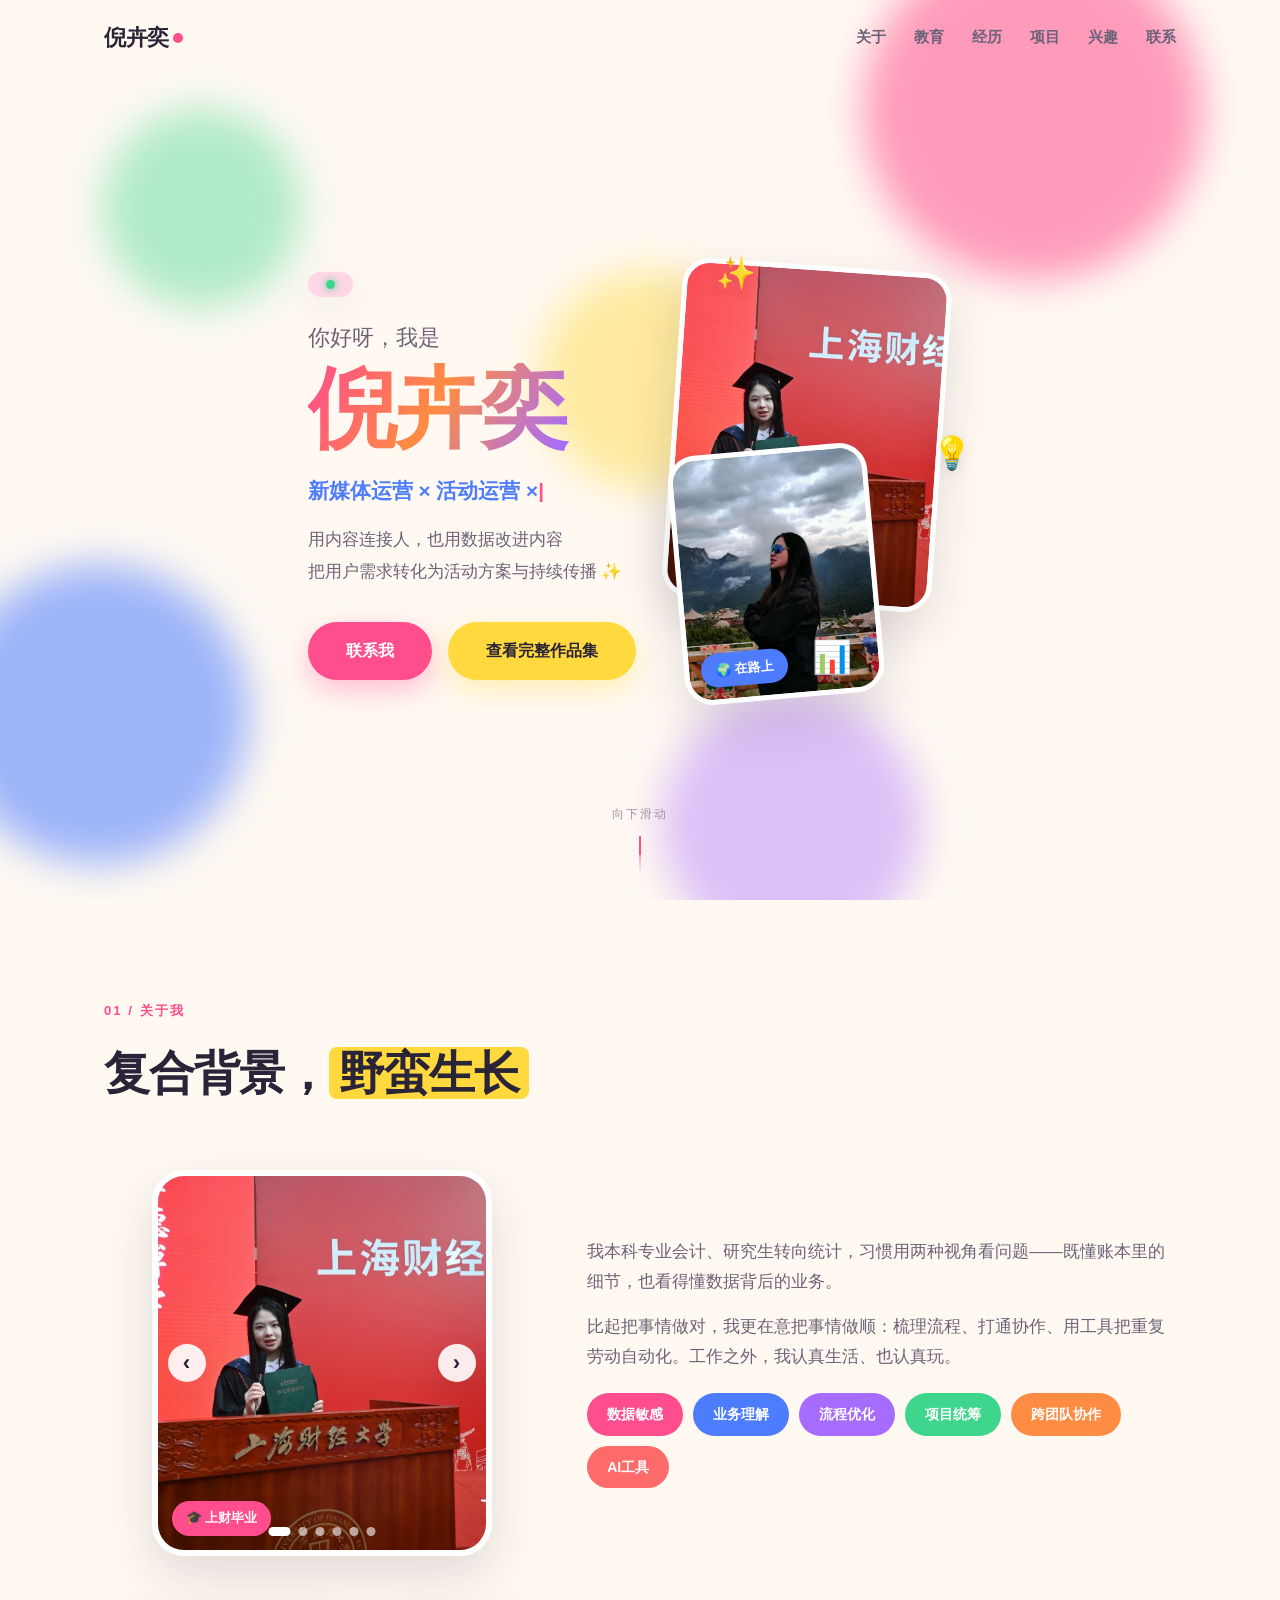
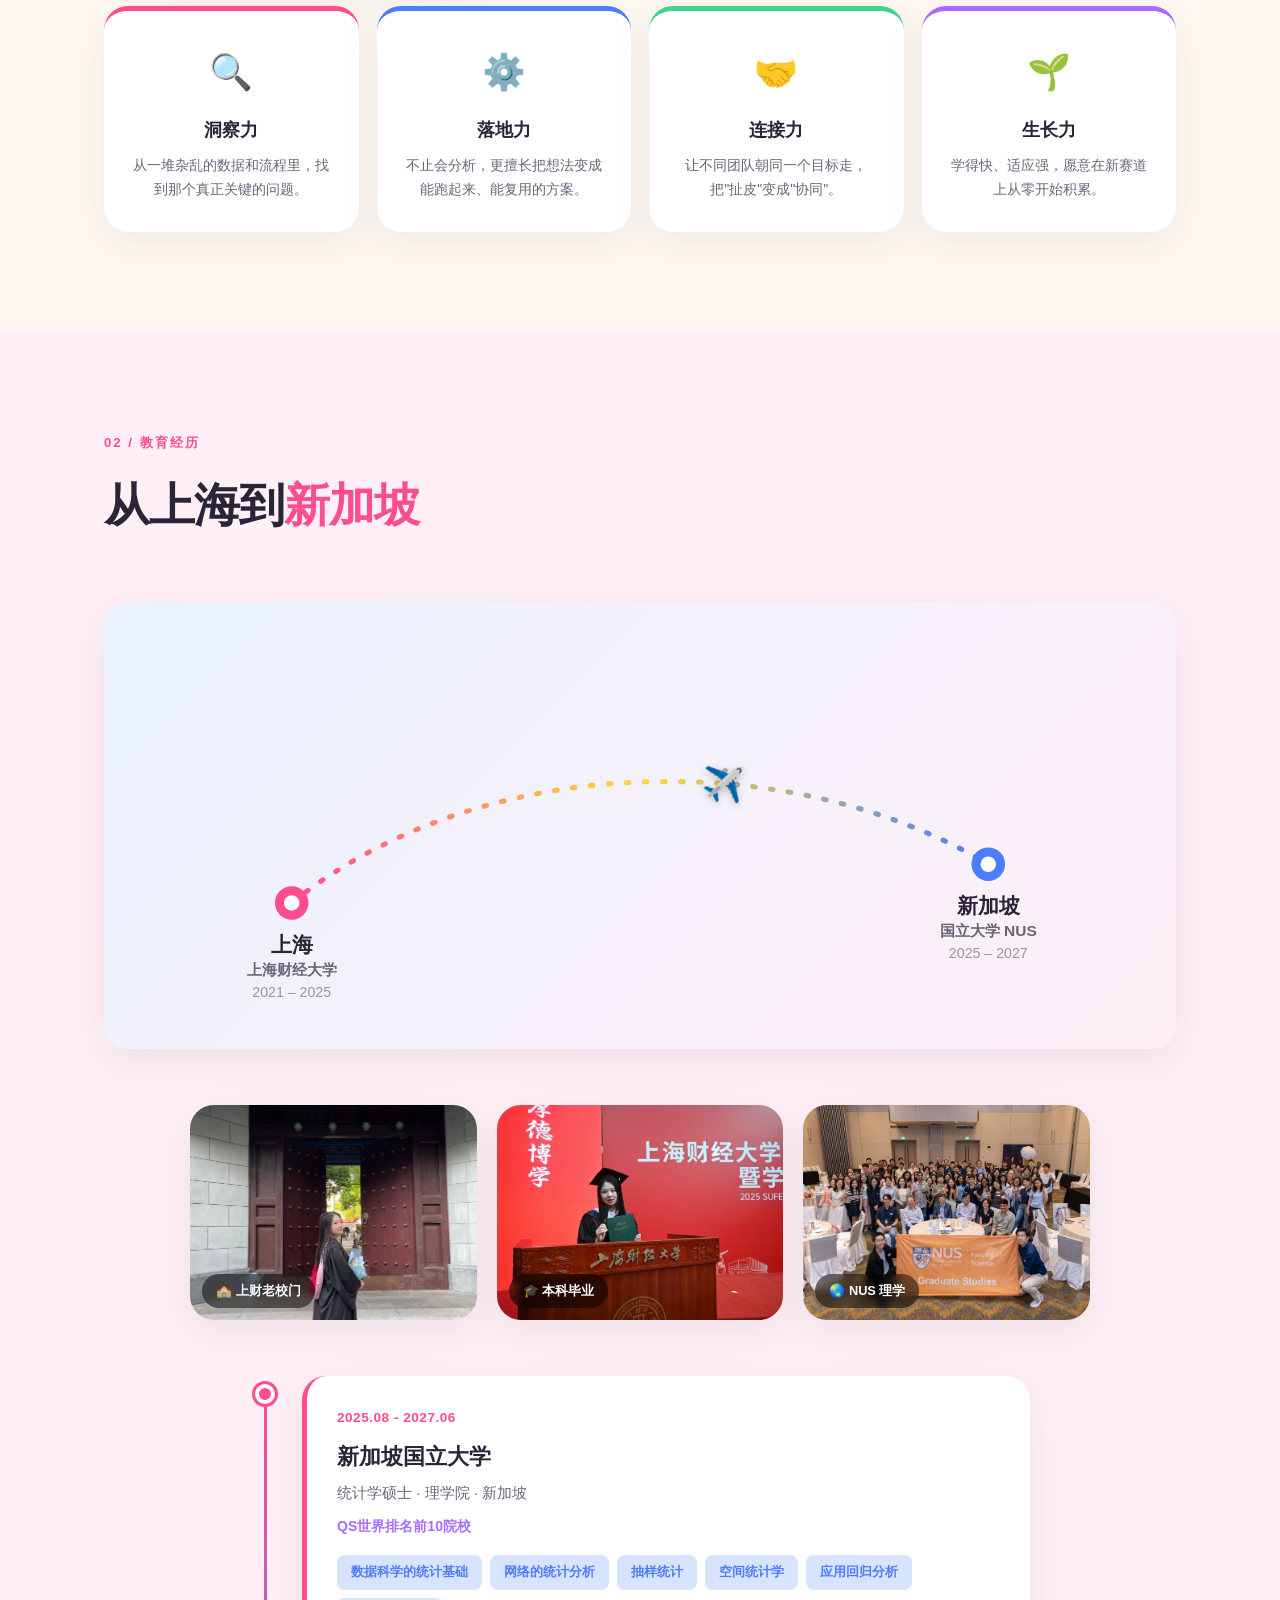
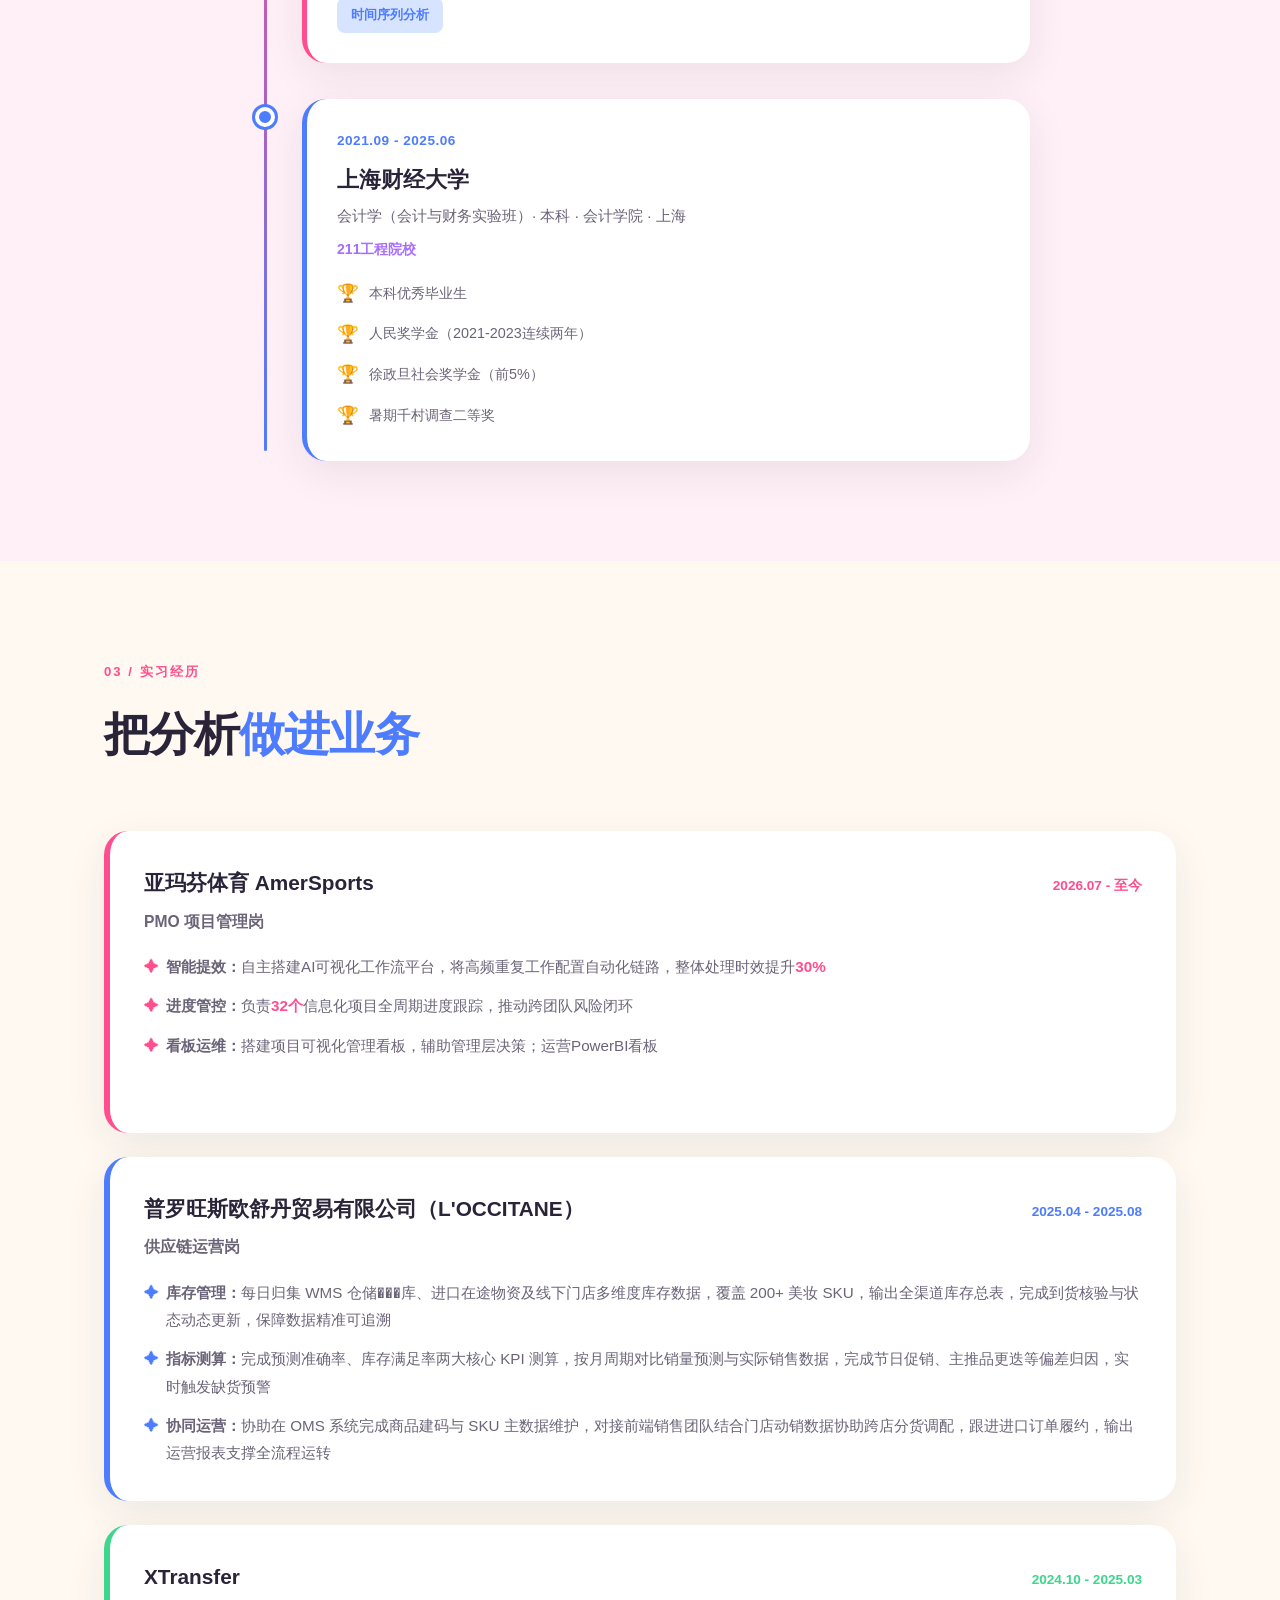
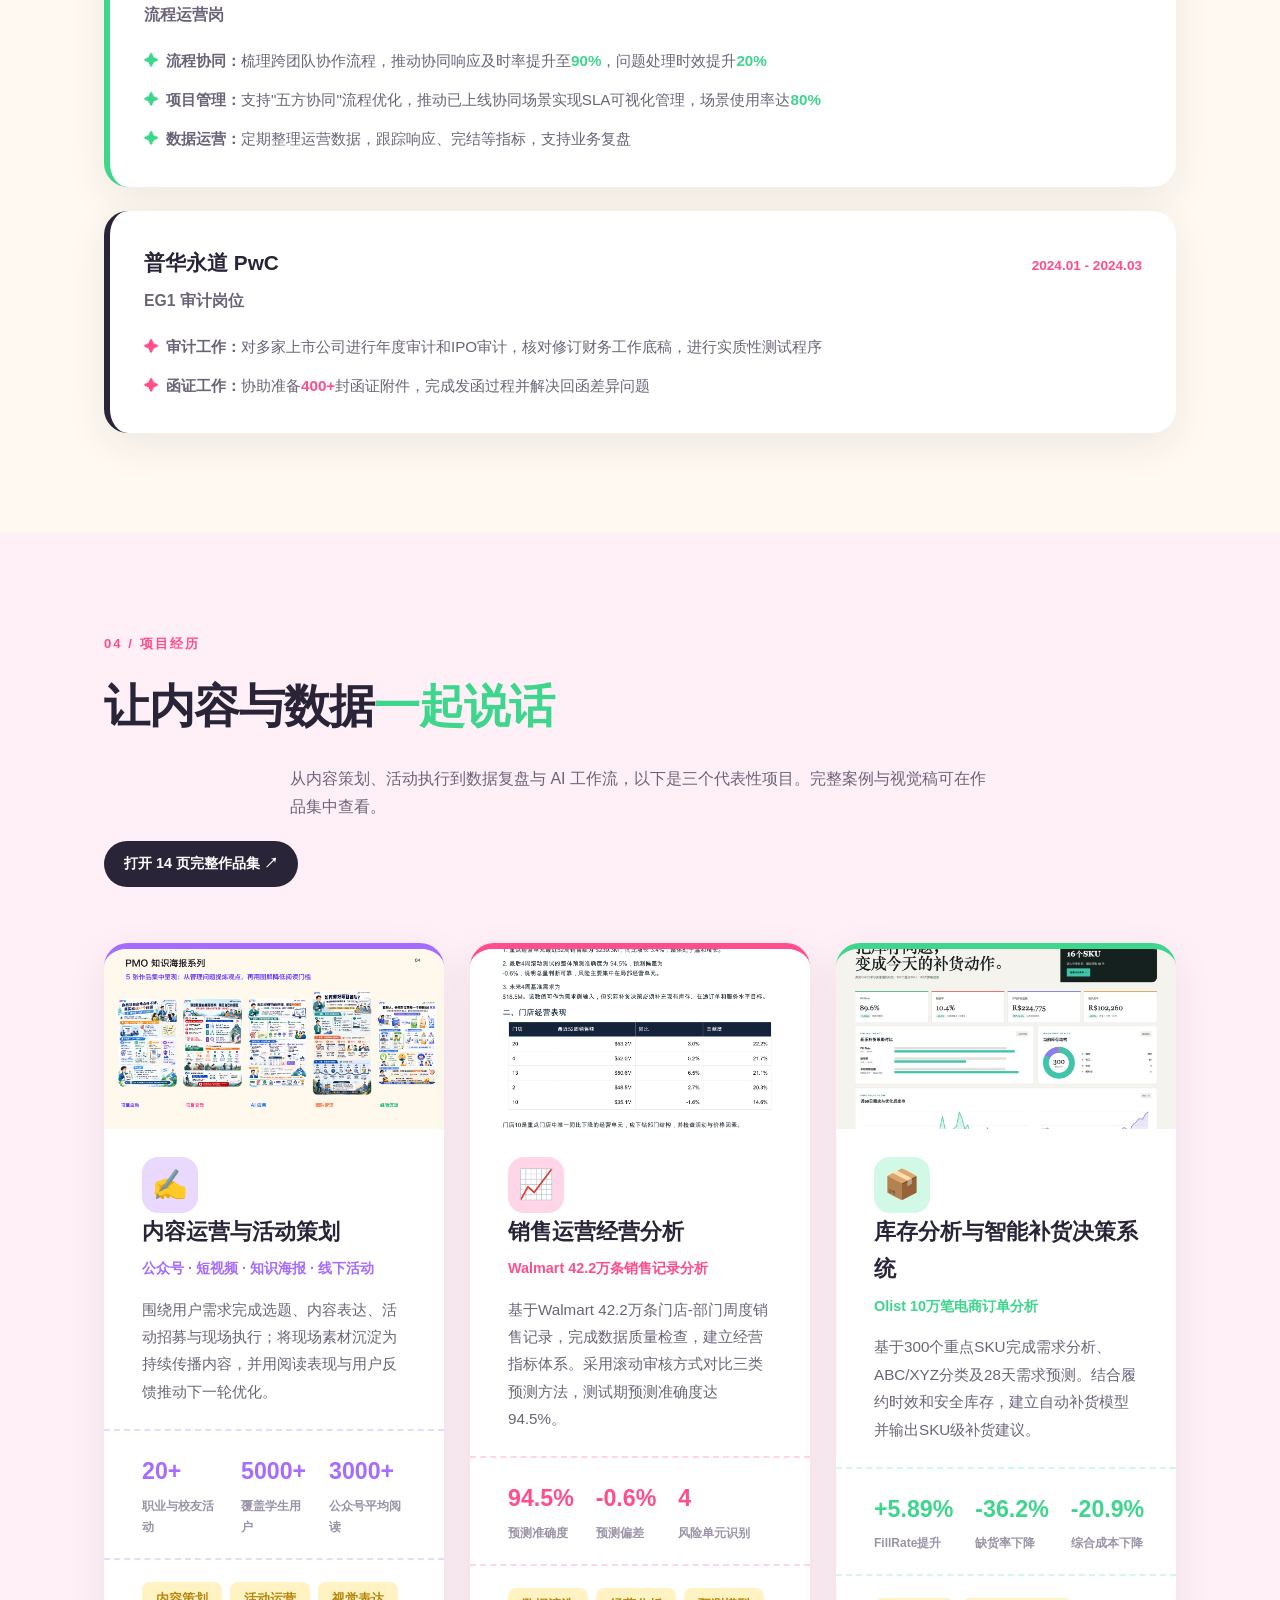
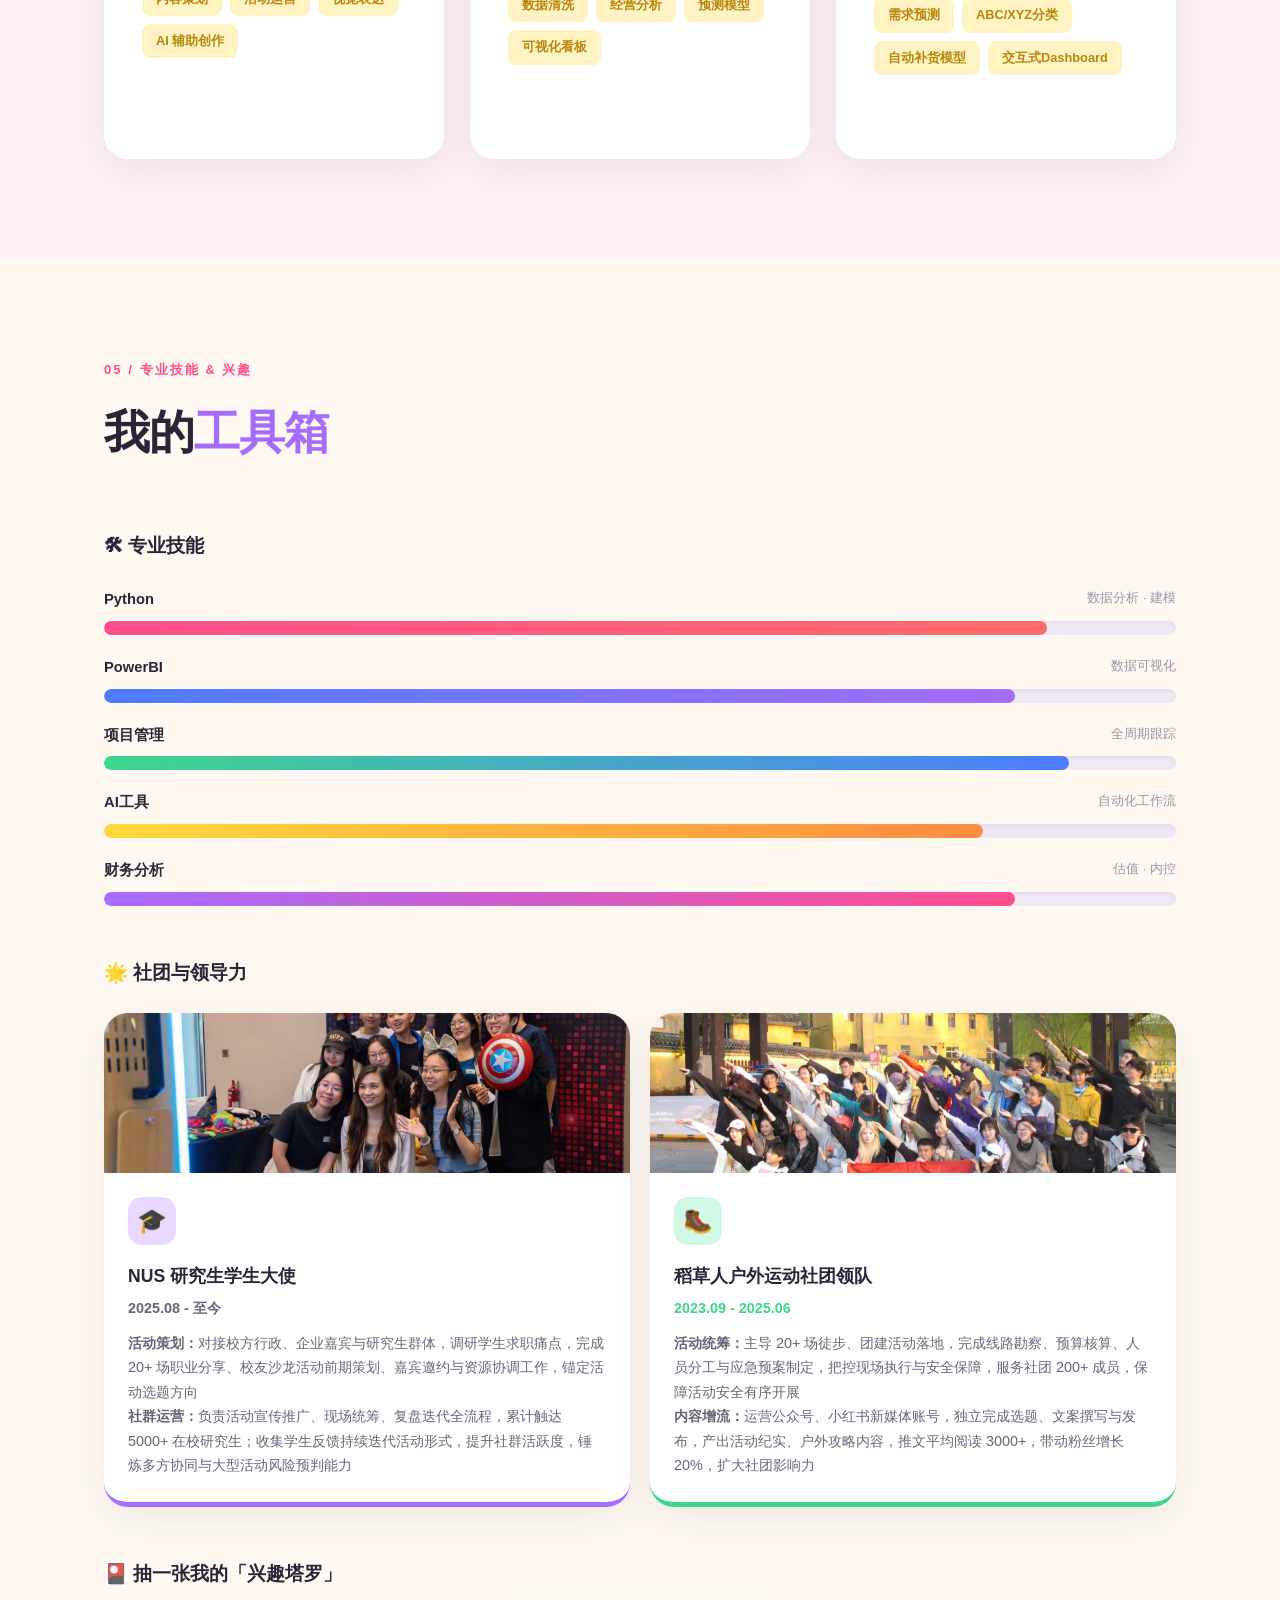
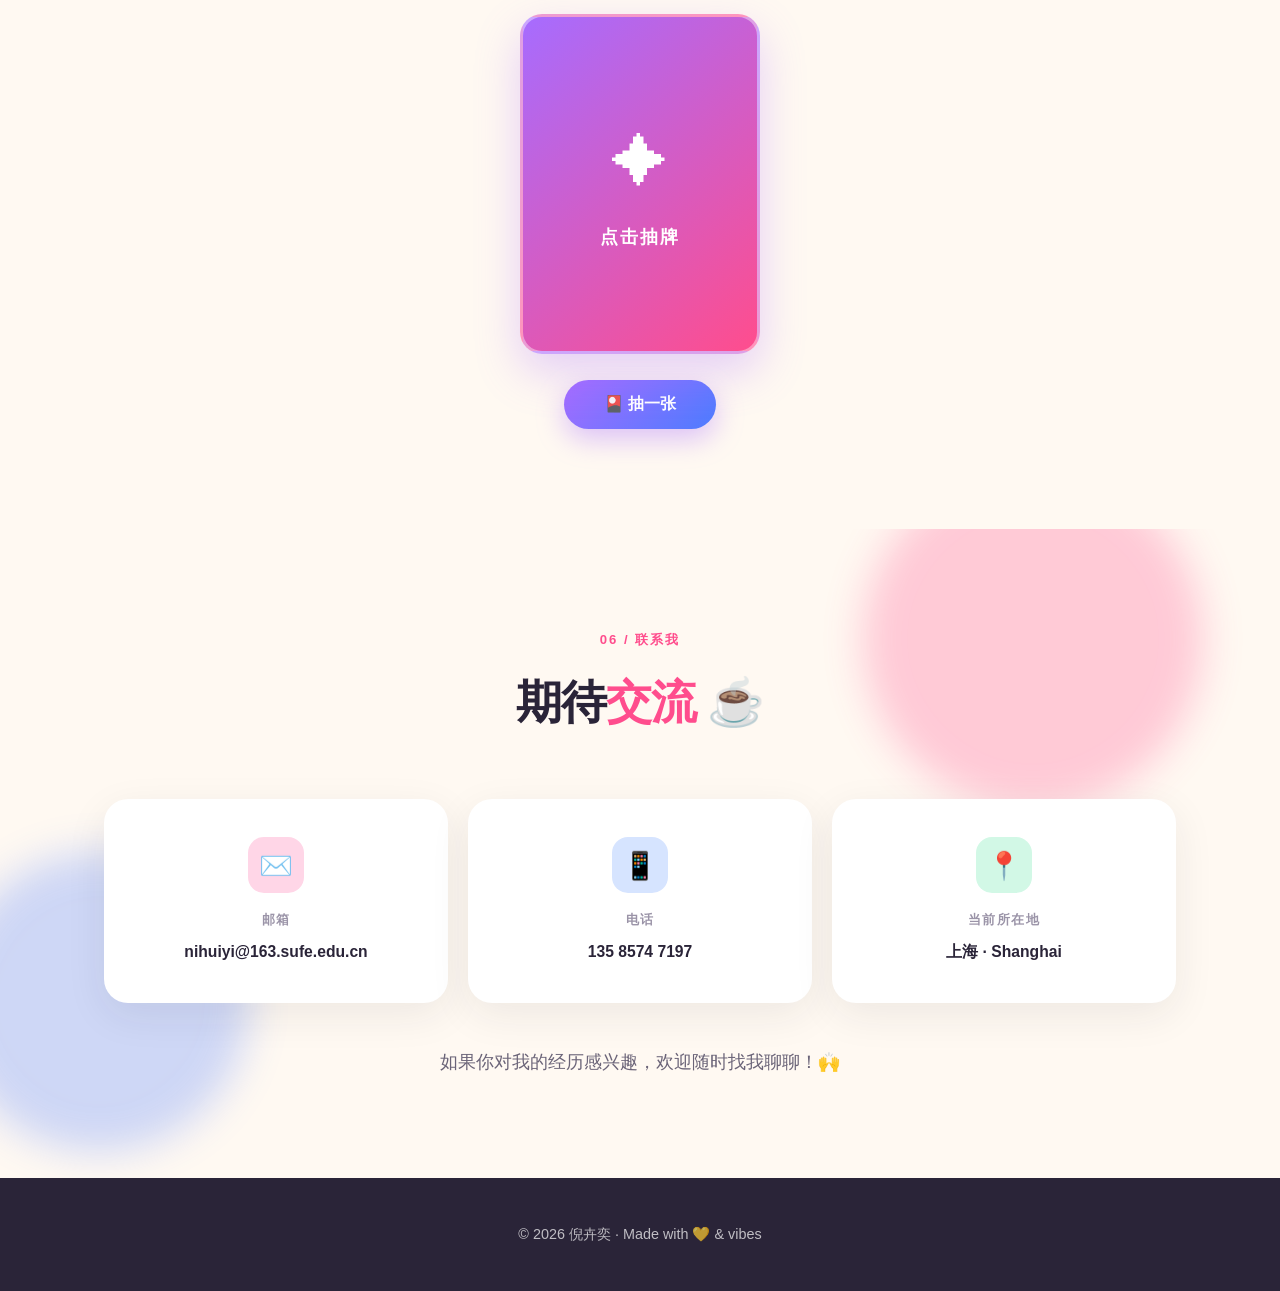
<file: index.html>
<!DOCTYPE html>
<html lang="zh-CN">
<head>
    <meta charset="UTF-8">
    <meta name="viewport" content="width=device-width, initial-scale=1.0">
    <title>倪卉奕 | 新媒体运营与 AI 作品集</title>
    <meta name="description" content="倪卉奕 - 新加坡国立大学统计学硕士，上海财经大学会计学学士。新媒体运营、活动运营与 AI 实践作品集。">
    <link rel="stylesheet" href="style.css">
</head>
<body>
    <!-- Navigation -->
    <nav id="navbar">
        <div class="nav-container">
            <a href="#hero" class="nav-logo">倪卉奕<span class="logo-dot"></span></a>
            <div class="nav-links" id="navLinks">
                <a href="#about" class="nav-link">关于</a>
                <a href="#education" class="nav-link">教育</a>
                <a href="#experience" class="nav-link">经历</a>
                <a href="#projects" class="nav-link">项目</a>
                <a href="#skills" class="nav-link">兴趣</a>
                <a href="#contact" class="nav-link">联系</a>
            </div>
            <button class="nav-toggle" id="navToggle" aria-label="菜单">
                <span></span><span></span><span></span>
            </button>
        </div>
    </nav>

    <!-- Hero Section -->
    <section id="hero" class="hero">
        <div class="hero-bg">
            <div class="blob blob-pink"></div>
            <div class="blob blob-blue"></div>
            <div class="blob blob-yellow"></div>
            <div class="blob blob-green"></div>
            <div class="blob blob-purple"></div>
        </div>
        <div class="container hero-grid">
            <div class="hero-text">
                <div class="hero-badge">
                    <span class="status-dot"></span>
                </div>
                <h1 class="hero-title">
                    <span class="title-line">你好呀，我是</span>
                    <span class="title-name">倪卉奕</span>
                </h1>
                <p class="hero-subtitle">
                    <span class="typing-text" id="typingText"></span><span class="cursor">|</span>
                </p>
                <p class="hero-desc">
                    用内容连接人，也用数据改进内容<br>
                    把用户需求转化为活动方案与持续传播 ✨
                </p>
                <div class="hero-actions">
                    <a href="#contact" class="btn btn-primary">联系我</a>
                    <a href="assets/portfolio/倪卉奕_新媒体运营与AI作品集.pdf" class="btn btn-secondary" target="_blank" rel="noopener">查看完整作品集</a>
                </div>
            </div>
            <div class="hero-photos">
                <div class="photo-card photo-main">
                    <img src="assets/photos/sufe-grad-podium.jpg" alt="倪卉奕 上海财经大学毕业典礼">
                    <span class="photo-tag tag-grad">🎓 毕业季</span>
                </div>
                <div class="photo-card photo-side">
                    <img src="assets/photos/mountain-prayerflags.jpg" alt="倪卉奕 藏区旅行">
                    <span class="photo-tag tag-travel">🌍 在路上</span>
                </div>
                <div class="floating-emoji emoji-1">✨</div>
                <div class="floating-emoji emoji-2">💡</div>
                <div class="floating-emoji emoji-3">📊</div>
            </div>
        </div>
        <div class="hero-scroll">
            <span>向下滑动</span>
            <div class="scroll-line"></div>
        </div>
    </section>

    <!-- About Section -->
    <section id="about" class="section">
        <div class="container">
            <div class="section-header reveal">
                <span class="section-label">01 / 关于我</span>
                <h2 class="section-title">复合背景，<span class="hl-yellow">野蛮生长</span></h2>
            </div>
            <div class="about-grid">
                <div class="about-photo reveal">
                    <div class="photo-carousel" id="photoCarousel">
                        <div class="carousel-track" id="carouselTrack">
                            <div class="carousel-slide">
                                <img src="assets/photos/sufe-grad-podium.jpg" alt="倪卉奕 上海财经大学毕业典礼">
                                <span class="photo-tag tag-grad">🎓 上财毕业</span>
                            </div>
                            <div class="carousel-slide">
                                <img src="assets/photos/sufe-oldgate.jpg" alt="倪卉奕 国立上海商学院老校门">
                                <span class="photo-tag tag-grad">🏫 校园记忆</span>
                            </div>
                            <div class="carousel-slide">
                                <img src="assets/photos/nus-group.jpg" alt="倪卉奕 NUS 研究生合影">
                                <span class="photo-tag tag-edu">🌏 NUS 生活</span>
                            </div>
                            <div class="carousel-slide">
                                <img src="assets/photos/rome-trevi.jpg" alt="倪卉奕 罗马许愿池">
                                <span class="photo-tag tag-travel">🌍 在路上</span>
                            </div>
                            <div class="carousel-slide">
                                <img src="assets/photos/annapurna-basecamp.jpg" alt="倪卉奕 安纳普尔纳大本营">
                                <span class="photo-tag tag-travel">⛰️ ABC 徒步</span>
                            </div>
                            <div class="carousel-slide">
                                <img src="assets/photos/outdoor-club-flag.jpg" alt="倪卉奕 户外运动社团">
                                <span class="photo-tag tag-club">🥾 社团领队</span>
                            </div>
                        </div>
                        <button class="carousel-arrow prev" id="carouselPrev" aria-label="上一张">‹</button>
                        <button class="carousel-arrow next" id="carouselNext" aria-label="下一张">›</button>
                        <div class="carousel-dots" id="carouselDots">
                            <span class="dot active"></span>
                            <span class="dot"></span>
                            <span class="dot"></span>
                            <span class="dot"></span>
                            <span class="dot"></span>
                            <span class="dot"></span>
                        </div>
                    </div>
                </div>
                <div class="about-text reveal">
                    <p>我本科专业会计、研究生转向统计，习惯用两种视角看问题——既懂账本里的细节，也看得懂数据背后的业务。</p>
                    <p>比起把事情做对，我更在意把事情做顺：梳理流程、打通协作、用工具把重复劳动自动化。工作之外，我认真生活、也认真玩。</p>
                    <div class="about-tags">
                        <span class="tag tag-a">数据敏感</span>
                        <span class="tag tag-b">业务理解</span>
                        <span class="tag tag-c">流程优化</span>
                        <span class="tag tag-d">项目统筹</span>
                        <span class="tag tag-e">跨团队协作</span>
                        <span class="tag tag-f">AI工具</span>
                    </div>
                </div>
            </div>
            <div class="powers-grid">
                <div class="power-card power-1 reveal">
                    <div class="power-icon">🔍</div>
                    <h3>洞察力</h3>
                    <p>从一堆杂乱的数据和流程里，找到那个真正关键的问题。</p>
                </div>
                <div class="power-card power-2 reveal">
                    <div class="power-icon">⚙️</div>
                    <h3>落地力</h3>
                    <p>不止会分析，更擅长把想法变成能跑起来、能复用的方案。</p>
                </div>
                <div class="power-card power-3 reveal">
                    <div class="power-icon">🤝</div>
                    <h3>连接力</h3>
                    <p>让不同团队朝同一个目标走，把"扯皮"变成"协同"。</p>
                </div>
                <div class="power-card power-4 reveal">
                    <div class="power-icon">🌱</div>
                    <h3>生长力</h3>
                    <p>学得快、适应强，愿意在新赛道上从零开始积累。</p>
                </div>
            </div>
        </div>
    </section>

    <!-- Education Section -->
    <section id="education" class="section section-alt">
        <div class="container">
            <div class="section-header reveal">
                <span class="section-label">02 / 教育经历</span>
                <h2 class="section-title">从上海到<span class="hl-pink">新加坡</span></h2>
            </div>

            <div class="edu-map reveal">
                <div class="map-card">
                    <svg viewBox="0 0 800 300" class="map-svg" preserveAspectRatio="xMidYMid meet">
                        <defs>
                            <linearGradient id="routeGrad" x1="0%" y1="0%" x2="100%" y2="0%">
                                <stop offset="0%" stop-color="#FF4D8D"/>
                                <stop offset="50%" stop-color="#FFD93D"/>
                                <stop offset="100%" stop-color="#4D7CFF"/>
                            </linearGradient>
                        </defs>
                        <!-- dotted route -->
                        <path id="route" d="M 130 210 C 280 90, 520 90, 670 180" fill="none" stroke="url(#routeGrad)" stroke-width="4" stroke-linecap="round" stroke-dasharray="2 12"/>
                        <!-- plane moving along route -->
                        <g class="plane">
                            <text x="0" y="0" font-size="26" text-anchor="middle" dominant-baseline="central">✈️</text>
                            <animateMotion dur="4s" repeatCount="indefinite" rotate="auto" keyPoints="0;1" keyTimes="0;1" calcMode="linear">
                                <mpath href="#route"/>
                            </animateMotion>
                        </g>
                        <!-- Shanghai pin -->
                        <g transform="translate(130,210)">
                            <circle r="13" fill="#FF4D8D"/>
                            <circle r="6" fill="#fff"/>
                            <text x="0" y="38" text-anchor="middle" class="map-city">上海</text>
                            <text x="0" y="56" text-anchor="middle" class="map-school">上海财经大学</text>
                            <text x="0" y="73" text-anchor="middle" class="map-year">2021 – 2025</text>
                        </g>
                        <!-- Singapore pin -->
                        <g transform="translate(670,180)">
                            <circle r="13" fill="#4D7CFF"/>
                            <circle r="6" fill="#fff"/>
                            <text x="0" y="38" text-anchor="middle" class="map-city">新加坡</text>
                            <text x="0" y="56" text-anchor="middle" class="map-school">国立大学 NUS</text>
                            <text x="0" y="73" text-anchor="middle" class="map-year">2025 – 2027</text>
                        </g>
                    </svg>
                </div>
            </div>

            <div class="edu-photos reveal">
                <div class="edu-photo-card">
                    <img src="assets/photos/sufe-oldgate.jpg" alt="上海财经大学老校门">
                    <span>🏫 上财老校门</span>
                </div>
                <div class="edu-photo-card">
                    <img src="assets/photos/sufe-grad-podium.jpg" alt="上海财经大学毕业典礼">
                    <span>🎓 本科毕业</span>
                </div>
                <div class="edu-photo-card">
                    <img src="assets/photos/nus-group.jpg" alt="NUS 研究生合影">
                    <span>🌏 NUS 理学</span>
                </div>
            </div>

            <div class="timeline">
                <div class="timeline-item reveal">
                    <div class="timeline-dot dot-pink"></div>
                    <div class="timeline-content">
                        <div class="timeline-period">2025.08 - 2027.06</div>
                        <h3 class="timeline-title">新加坡国立大学</h3>
                        <p class="timeline-subtitle">统计学硕士 · 理学院 · 新加坡</p>
                        <p class="timeline-desc">QS世界排名前10院校</p>
                        <div class="timeline-courses">
                            <span>数据科学的统计基础</span>
                            <span>网络的统计分析</span>
                            <span>抽样统计</span>
                            <span>空间统计学</span>
                            <span>应用回归分析</span>
                            <span>时间序列分析</span>
                        </div>
                    </div>
                </div>
                <div class="timeline-item reveal">
                    <div class="timeline-dot dot-blue"></div>
                    <div class="timeline-content">
                        <div class="timeline-period">2021.09 - 2025.06</div>
                        <h3 class="timeline-title">上海财经大学</h3>
                        <p class="timeline-subtitle">会计学（会计与财务实验班）· 本科 · 会计学院 · 上海</p>
                        <p class="timeline-desc">211工程院校</p>
                        <div class="timeline-awards">
                            <div class="award-item"><span class="award-icon">🏆</span><span>本科优秀毕业生</span></div>
                            <div class="award-item"><span class="award-icon">🏆</span><span>人民奖学金（2021-2023连续两年）</span></div>
                            <div class="award-item"><span class="award-icon">🏆</span><span>徐政旦社会奖学金（前5%）</span></div>
                            <div class="award-item"><span class="award-icon">🏆</span><span>暑期千村调查二等奖</span></div>
                        </div>
                    </div>
                </div>
            </div>
        </div>
    </section>

    <!-- Experience Section -->
    <section id="experience" class="section">
        <div class="container">
            <div class="section-header reveal">
                <span class="section-label">03 / 实习经历</span>
                <h2 class="section-title">把分析<span class="hl-blue">做进业务</span></h2>
            </div>
            <div class="exp-grid">
                <div class="exp-card exp-1 reveal clickable" data-exp="amer" role="button" tabindex="0" aria-label="查看亚玛芬实习产出看板">
                    <div class="exp-card-header">
                        <div class="exp-company">亚玛芬体育 AmerSports</div>
                        <div class="exp-time">2026.07 - 至今</div>
                    </div>
                    <div class="exp-role">PMO 项目管理岗</div>
                    <ul class="exp-list">
                        <li><strong>智能提效：</strong>自主搭建AI可视化工作流平台，将高频重复工作配置自动化链路，整体处理时效提升<span class="highlight">30%</span></li>
                        <li><strong>进度管控：</strong>负责<span class="highlight">32个</span>信息化项目全周期进度跟踪，推动跨团队风险闭环</li>
                        <li><strong>看板运维：</strong>搭建项目可视化管理看板，辅助管理层决策；运营PowerBI看板</li>
                    </ul>
                    <div class="exp-hint">点击查看实习产出看板 →</div>
                </div>
                <div class="exp-card exp-2 reveal">
                    <div class="exp-card-header">
                        <div class="exp-company">普罗旺斯欧舒丹贸易有限公司（L'OCCITANE）</div>
                        <div class="exp-time">2025.04 - 2025.08</div>
                    </div>
                    <div class="exp-role">供应链运营岗</div>
                    <ul class="exp-list">
                        <li><strong>库存管理：</strong>每日归集 WMS 仓储���库、进口在途物资及线下门店多维度库存数据，覆盖 200+ 美妆 SKU，输出全渠道库存总表，完成到货核验与状态动态更新，保障数据精准可追溯</li>
                        <li><strong>指标测算：</strong>完成预测准确率、库存满足率两大核心 KPI 测算，按月周期对比销量预测与实际销售数据，完成节日促销、主推品更迭等偏差归因，实时触发缺货预警</li>
                        <li><strong>协同运营：</strong>协助在 OMS 系统完成商品建码与 SKU 主数据维护，对接前端销售团队结合门店动销数据协助跨店分货调配，跟进进口订单履约，输出运营报表支撑全流程运转</li>
                    </ul>
                </div>
                <div class="exp-card exp-3 reveal">
                    <div class="exp-card-header">
                        <div class="exp-company">XTransfer</div>
                        <div class="exp-time">2024.10 - 2025.03</div>
                    </div>
                    <div class="exp-role">流程运营岗</div>
                    <ul class="exp-list">
                        <li><strong>流程协同：</strong>梳理跨团队协作流程，推动协同响应及时率提升至<span class="highlight">90%</span>，问题处理时效提升<span class="highlight">20%</span></li>
                        <li><strong>项目管理：</strong>支持"五方协同"流程优化，推动已上线协同场景实现SLA可视化管理，场景使用率达<span class="highlight">80%</span></li>
                        <li><strong>数据运营：</strong>定期整理运营数据，跟踪响应、完结等指标，支持业务复盘</li>
                    </ul>
                </div>
                <div class="exp-card exp-4 reveal">
                    <div class="exp-card-header">
                        <div class="exp-company">普华永道 PwC</div>
                        <div class="exp-time">2024.01 - 2024.03</div>
                    </div>
                    <div class="exp-role">EG1 审计岗位</div>
                    <ul class="exp-list">
                        <li><strong>审计工作：</strong>对多家上市公司进行年度审计和IPO审计，核对修订财务工作底稿，进行实质性测试程序</li>
                        <li><strong>函证工作：</strong>协助准备<span class="highlight">400+</span>封函证附件，完成发函过程并解决回函差异问题</li>
                    </ul>
                </div>
            </div>
        </div>
    </section>

    <!-- Projects Section -->
    <section id="projects" class="section section-alt">
        <div class="container">
            <div class="section-header reveal">
                <span class="section-label">04 / 项目经历</span>
                <h2 class="section-title">让内容与数据<span class="hl-green">一起说话</span></h2>
                <p class="section-intro">从内容策划、活动执行到数据复盘与 AI 工作流，以下是三个代表性项目。完整案例与视觉稿可在作品集中查看。</p>
                <a href="assets/portfolio/倪卉奕_新媒体运营与AI作品集.pdf" class="portfolio-download" target="_blank" rel="noopener">打开 14 页完整作品集 ↗</a>
            </div>
            <div class="projects-grid">
                <a class="project-card project-3 reveal" href="assets/portfolio/倪卉奕_新媒体运营与AI作品集.pdf" target="_blank" rel="noopener" aria-label="查看新媒体运营与 AI 实践完整作品集">
                    <div class="project-cover"><img src="assets/portfolio/content-operations.png" alt="PMO 知识海报系列作品"></div>
                    <div class="project-icon">✍️</div>
                    <h3 class="project-title">内容运营与活动策划</h3>
                    <p class="project-tagline">公众号 · 短视频 · 知识海报 · 线下活动</p>
                    <p class="project-desc">围绕用户需求完成选题、内容表达、活动招募与现场执行；将现场素材沉淀为持续传播内容，并用阅读表现与用户反馈推动下一轮优化。</p>
                    <div class="project-metrics">
                        <div class="metric"><span class="metric-value">20+</span><span class="metric-label">职业与校友活动</span></div>
                        <div class="metric"><span class="metric-value">5000+</span><span class="metric-label">覆盖学生用户</span></div>
                        <div class="metric"><span class="metric-value">3000+</span><span class="metric-label">公众号平均阅读</span></div>
                    </div>
                    <div class="project-tags">
                        <span>内容策划</span><span>活动运营</span><span>视觉表达</span><span>AI 辅助创作</span>
                    </div>
                    <span class="project-cta">查看完整作品集 →</span>
                </a>
                <div class="project-card project-1 reveal clickable" data-project="sales" role="button" tabindex="0" aria-label="查看销售运营项目成果">
                    <div class="project-cover"><img src="assets/photos/sales-analytics.jpg" alt="销售运营经营分析报告"></div>
                    <div class="project-icon">📈</div>
                    <h3 class="project-title">销售运营经营分析</h3>
                    <p class="project-tagline">Walmart 42.2万条销售记录分析</p>
                    <p class="project-desc">基于Walmart 42.2万条门店-部门周度销售记录，完成数据质量检查，建立经营指标体系。采用滚动审核方式对比三类预测方法，测试期预测准确度达94.5%。</p>
                    <div class="project-metrics">
                        <div class="metric"><span class="metric-value">94.5%</span><span class="metric-label">预测准确度</span></div>
                        <div class="metric"><span class="metric-value">-0.6%</span><span class="metric-label">预测偏差</span></div>
                        <div class="metric"><span class="metric-value">4</span><span class="metric-label">风险单元识别</span></div>
                    </div>
                    <div class="project-tags">
                        <span>数据清洗</span><span>经营分析</span><span>预测模型</span><span>可视化看板</span>
                    </div>
                    <span class="project-cta">查看完整成果 →</span>
                </div>
                <div class="project-card project-2 reveal clickable" data-project="inventory" role="button" tabindex="0" aria-label="查看库存分析项目成果">
                    <div class="project-cover"><img src="assets/photos/inventory.jpg" alt="库存分析交互看板"></div>
                    <div class="project-icon">📦</div>
                    <h3 class="project-title">库存分析与智能补货决策系统</h3>
                    <p class="project-tagline">Olist 10万笔电商订单分析</p>
                    <p class="project-desc">基于300个重点SKU完成需求分析、ABC/XYZ分类及28天需求预测。结合履约时效和安全库存，建立自动补货模型并输出SKU级补货建议。</p>
                    <div class="project-metrics">
                        <div class="metric"><span class="metric-value">+5.89%</span><span class="metric-label">FillRate提升</span></div>
                        <div class="metric"><span class="metric-value">-36.2%</span><span class="metric-label">缺货率下降</span></div>
                        <div class="metric"><span class="metric-value">-20.9%</span><span class="metric-label">综合成本下降</span></div>
                    </div>
                    <div class="project-tags">
                        <span>需求预测</span><span>ABC/XYZ分类</span><span>自动补货模型</span><span>交互式Dashboard</span>
                    </div>
                    <span class="project-cta">查看完整成果 →</span>
                </div>
            </div>
        </div>
    </section>

    <!-- Skills / Interests Section -->
    <section id="skills" class="section">
        <div class="container">
            <div class="section-header reveal">
                <span class="section-label">05 / 专业技能 & 兴趣</span>
                <h2 class="section-title">我的<span class="hl-purple">工具箱</span></h2>
            </div>
            <div class="skills-wrapper">
                <div class="skill-group reveal">
                    <h3 class="skill-group-title">🛠 专业技能</h3>
                    <div class="skill-bars">
                        <div class="skill-bar">
                            <div class="skill-info"><span>Python</span><span>数据分析 · 建模</span></div>
                            <div class="skill-track"><div class="skill-fill fill-a" data-width="88%"></div></div>
                        </div>
                        <div class="skill-bar">
                            <div class="skill-info"><span>PowerBI</span><span>数据可视化</span></div>
                            <div class="skill-track"><div class="skill-fill fill-b" data-width="85%"></div></div>
                        </div>
                        <div class="skill-bar">
                            <div class="skill-info"><span>项目管理</span><span>全周期跟踪</span></div>
                            <div class="skill-track"><div class="skill-fill fill-c" data-width="90%"></div></div>
                        </div>
                        <div class="skill-bar">
                            <div class="skill-info"><span>AI工具</span><span>自动化工作流</span></div>
                            <div class="skill-track"><div class="skill-fill fill-d" data-width="82%"></div></div>
                        </div>
                        <div class="skill-bar">
                            <div class="skill-info"><span>财务分析</span><span>估值 · 内控</span></div>
                            <div class="skill-track"><div class="skill-fill fill-e" data-width="85%"></div></div>
                        </div>
                    </div>
                </div>
                <div class="skill-group reveal">
                    <h3 class="skill-group-title">🌟 社团与领导力</h3>
                    <div class="activity-cards">
                        <div class="activity-card act-1">
                            <div class="activity-img"><img src="assets/photos/nus-photobooth.jpg" alt="NUS 学生活动"></div>
                            <div class="activity-body">
                                <div class="activity-icon">🎓</div>
                                <h4>NUS 研究生学生大使</h4>
                                <p class="activity-time">2025.08 - 至今</p>
                                <p><strong>活动策划：</strong>对接校方行政、企业嘉宾与研究生群体，调研学生求职痛点，完成 20+ 场职业分享、校友沙龙活动前期策划、嘉宾邀约与资源协调工作，锚定活动选题方向</p>
                                <p><strong>社群运营：</strong>负责活动宣传推广、现场统筹、复盘迭代全流程，累计触达 5000+ 在校研究生；收集学生反馈持续迭代活动形式，提升社群活跃度，锤炼多方协同与大型活动风险预判能力</p>
                            </div>
                        </div>
                        <div class="activity-card act-2">
                            <div class="activity-img"><img src="assets/photos/outdoor-club-flag.jpg" alt="户外运动社团"></div>
                            <div class="activity-body">
                                <div class="activity-icon">🥾</div>
                                <h4>稻草人户外运动社团领队</h4>
                                <p class="activity-time">2023.09 - 2025.06</p>
                                <p><strong>活动统筹：</strong>主导 20+ 场徒步、团建活动落地，完成线路勘察、预算核算、人员分工与应急预案制定，把控现场执行与安全保障，服务社团 200+ 成员，保障活动安全有序开展</p>
                                <p><strong>内容增流：</strong>运营公众号、小红书新媒体账号，独立完成选题、文案撰写与发布，产出活动纪实、户外攻略内容，推文平均阅读 3000+，带动粉丝增长 20%，扩大社团影响力</p>
                            </div>
                        </div>
                    </div>
                </div>

                <!-- Tarot -->
                <div class="skill-group reveal">
                    <h3 class="skill-group-title">🎴 抽一张我的「兴趣塔罗」</h3>
                    <div class="tarot">
                        <div class="tarot-stage">
                            <div class="tarot-card" id="tarotCard">
                                <div class="tarot-face tarot-back">
                                    <div class="tarot-back-symbol">✦</div>
                                    <div class="tarot-back-text">点击抽牌</div>
                                </div>
                                <div class="tarot-face tarot-front" id="tarotFront">
                                    <div class="tarot-emoji" id="tarotEmoji">🌟</div>
                                    <div class="tarot-cardname" id="tarotCardName">？？？</div>
                                    <div class="tarot-meaning" id="tarotMeaning"></div>
                                </div>
                            </div>
                        </div>
                        <button class="tarot-draw" id="tarotDraw">🎴 抽一张</button>
                    </div>
                </div>
            </div>
        </div>
    </section>

    <!-- Contact Section -->
    <section id="contact" class="section contact-section">
        <div class="hero-bg">
            <div class="blob blob-pink"></div>
            <div class="blob blob-blue"></div>
        </div>
        <div class="container">
            <div class="section-header reveal">
                <span class="section-label">06 / 联系我</span>
                <h2 class="section-title">期待<span class="hl-pink">交流</span> ☕</h2>
            </div>
            <div class="contact-grid reveal">
                <div class="contact-card cc-1">
                    <div class="contact-icon">✉️</div>
                    <div class="contact-info">
                        <span class="contact-label">邮箱</span>
                        <a href="mailto:nihuiyi@163.sufe.edu.cn" class="contact-value">nihuiyi@163.sufe.edu.cn</a>
                    </div>
                </div>
                <div class="contact-card cc-2">
                    <div class="contact-icon">📱</div>
                    <div class="contact-info">
                        <span class="contact-label">电话</span>
                        <a href="tel:+8613585747197" class="contact-value">135 8574 7197</a>
                    </div>
                </div>
                <div class="contact-card cc-3">
                    <div class="contact-icon">📍</div>
                    <div class="contact-info">
                        <span class="contact-label">当前所在地</span>
                        <span class="contact-value">上海 · Shanghai</span>
                    </div>
                </div>
            </div>
            <div class="contact-cta reveal">
                <p>如果你对我的经历感兴趣，欢迎随时找我聊聊！🙌</p>
            </div>
        </div>
    </section>

    <!-- Footer -->
    <footer class="footer">
        <div class="container">
            <p>© 2026 倪卉奕 · Made with 💛 & vibes</p>
        </div>
    </footer>

    <!-- Experience / Internship Output Modal -->
    <div class="modal-overlay" id="experienceModal" aria-hidden="true" role="dialog" aria-modal="true" aria-label="亚玛芬实习产出看板">
        <div class="modal-box exp-modal">
            <button class="modal-close" id="expModalClose" aria-label="关闭">×</button>
            <div class="exp-modal-head">
                <div class="exp-modal-title">亚玛芬体育 · 项目管理看板</div>
                <div class="exp-modal-sub">实习产出 · 32 个信息化项目全周期跟踪与风险可视</div>
            </div>
            <div class="exp-iframe-wrap">
                <div class="exp-loading" id="expLoading">
                    <div class="exp-spinner"></div>
                    <p class="exp-loading-main">正在加载本地看板…</p>
                    <p class="exp-loading-note">若长时间未显示，请检查快照文件是否完整</p>
                </div>
                <iframe id="expFrame" class="exp-iframe" title="亚玛芬实习项目管理看板" allow="fullscreen"></iframe>
            </div>
            <div class="exp-modal-foot">
                <span class="exp-foot-status">🟢 静态快照 · 已内嵌数据，无需本地服务</span>
                <a href="assets/projects/amer-dashboard/index.html" target="_blank" rel="noopener" class="exp-foot-link">在新标签打开 ↗</a>
            </div>
        </div>
    </div>

    <!-- Project Achievement Modal -->
    <div class="modal-overlay" id="projectModal" aria-hidden="true">
        <div class="modal-box" role="dialog" aria-modal="true" aria-labelledby="modalTitle">
            <button class="modal-close" id="modalClose" aria-label="关闭">×</button>

            <!-- 销售运营 -->
            <div class="project-detail" id="detail-sales" hidden>
                <div class="detail-head detail-sales">
                    <div class="detail-icon">📈</div>
                    <div>
                        <h2 class="detail-title" id="modalTitle">零售销售运营分析 · 需求预测与备货测算</h2>
                        <p class="detail-tagline">Walmart 42.2 万条门店-部门周度销售记录</p>
                    </div>
                </div>
                <p class="detail-overview">基于沃尔玛公开竞赛的 42.2 万条门店-部门周度销售记录，完成主键、缺失值及负销售额检查，选取重点门店与部门建立销售规模、同比增长、贡献度及波动性等经营指标，形成可追溯的数据质量记录和经营分析看板。</p>

                <div class="detail-metrics">
                    <div class="d-metric"><span class="d-value">94.5%</span><span class="d-label">整体预测准确度</span></div>
                    <div class="d-metric"><span class="d-value">-0.6%</span><span class="d-label">预测偏差</span></div>
                    <div class="d-metric"><span class="d-value">7,108</span><span class="d-label">经营单元分析</span></div>
                    <div class="d-metric"><span class="d-value">4</span><span class="d-label">风险经营单元</span></div>
                    <div class="d-metric"><span class="d-value">¥2.39亿</span><span class="d-label">最近52周销售额</span></div>
                    <div class="d-metric"><span class="d-value">+3.4%</span><span class="d-label">同比增长</span></div>
                </div>

                <div class="detail-charts">
  <div class="chart-card">
    <h4 class="chart-title">📈 周度销售额趋势（2010–2012 · 144 周）</h4>
    <svg viewBox="0 0 700 260" class="chart-svg-el" role="img" aria-label="周度销售额趋势">
  <line x1="50" y1="24.0" x2="680" y2="24.0" stroke="#eee" stroke-width="1"/><line x1="50" y1="92.7" x2="680" y2="92.7" stroke="#eee" stroke-width="1"/><line x1="50" y1="161.3" x2="680" y2="161.3" stroke="#eee" stroke-width="1"/><line x1="50" y1="230.0" x2="680" y2="230.0" stroke="#eee" stroke-width="1"/>
  <path d="M 50 230 50.0 113.3 L 54.4 140.7 L 58.9 147.8 L 63.3 170.4 L 67.7 149.1 L 72.2 166.0 L 76.6 181.5 L 81.1 210.7 L 85.5 176.9 L 89.9 199.2 L 94.4 184.7 L 98.8 193.7 L 103.2 202.1 L 107.7 167.0 L 112.1 187.0 L 116.5 190.8 L 121.0 194.3 L 125.4 186.6 L 129.9 177.2 L 134.3 176.1 L 138.7 198.8 L 143.2 179.8 L 147.6 197.6 L 152.0 190.6 L 156.5 203.0 L 160.9 203.2 L 165.4 185.6 L 169.8 178.5 L 174.2 179.5 L 178.7 201.6 L 183.1 177.5 L 187.5 189.4 L 192.0 189.4 L 196.4 210.1 L 200.8 204.9 L 205.3 183.5 L 209.7 196.0 L 214.2 203.3 L 218.6 211.3 L 223.0 176.7 L 227.5 169.7 L 231.9 177.3 L 236.3 36.5 L 240.8 176.0 L 245.2 145.2 L 249.6 116.3 L 254.1 24.0 L 258.5 230.0 L 263.0 179.1 L 267.4 172.6 L 271.8 176.2 L 276.3 191.3 L 280.7 133.2 L 285.1 124.5 L 289.6 138.4 L 294.0 164.4 L 298.5 148.0 L 302.9 160.0 L 307.3 174.1 L 311.8 197.9 L 316.2 190.3 L 320.6 172.2 L 325.1 179.4 L 329.5 174.0 L 333.9 218.8 L 338.4 172.5 L 342.8 186.3 L 347.3 192.3 L 351.7 199.4 L 356.1 188.9 L 360.6 175.9 L 365.0 168.5 L 369.4 194.2 L 373.9 183.6 L 378.3 182.9 L 382.7 176.7 L 387.2 189.1 L 391.6 201.8 L 396.1 158.9 L 400.5 170.4 L 404.9 166.9 L 409.4 184.6 L 413.8 164.4 L 418.2 175.7 L 422.7 172.5 L 427.1 189.1 L 431.5 194.8 L 436.0 156.3 L 440.4 177.8 L 444.9 162.1 L 449.3 182.2 L 453.7 150.2 L 458.2 143.5 L 462.6 156.3 L 467.0 25.0 L 471.5 180.3 L 475.9 135.3 L 480.4 124.1 L 484.8 25.0 L 489.2 213.3 L 493.7 161.0 L 498.1 159.5 L 502.5 163.8 L 507.0 180.0 L 511.4 130.6 L 515.8 102.3 L 520.3 117.0 L 524.7 148.4 L 529.2 142.5 L 533.6 142.4 L 538.0 148.8 L 542.5 181.4 L 546.9 184.4 L 551.3 137.7 L 555.8 171.7 L 560.2 169.1 L 564.6 186.8 L 569.1 158.6 L 573.5 161.8 L 578.0 164.1 L 582.4 177.5 L 586.8 180.1 L 591.3 145.9 L 595.7 154.4 L 600.1 174.5 L 604.6 177.3 L 609.0 148.7 L 613.5 165.5 L 617.9 168.3 L 622.3 187.7 L 626.8 159.3 L 631.2 157.9 L 635.6 157.3 L 640.1 175.3 L 644.5 175.2 L 648.9 158.4 L 653.4 163.9 L 657.8 162.8 L 662.3 179.2 L 666.7 144.2 L 671.1 159.0 L 675.6 172.9 L 680.0 178.7 L 680 230 Z" fill="#FF4D8D" fill-opacity="0.10"/>
  <path d="M 50.0 113.3 L 54.4 140.7 L 58.9 147.8 L 63.3 170.4 L 67.7 149.1 L 72.2 166.0 L 76.6 181.5 L 81.1 210.7 L 85.5 176.9 L 89.9 199.2 L 94.4 184.7 L 98.8 193.7 L 103.2 202.1 L 107.7 167.0 L 112.1 187.0 L 116.5 190.8 L 121.0 194.3 L 125.4 186.6 L 129.9 177.2 L 134.3 176.1 L 138.7 198.8 L 143.2 179.8 L 147.6 197.6 L 152.0 190.6 L 156.5 203.0 L 160.9 203.2 L 165.4 185.6 L 169.8 178.5 L 174.2 179.5 L 178.7 201.6 L 183.1 177.5 L 187.5 189.4 L 192.0 189.4 L 196.4 210.1 L 200.8 204.9 L 205.3 183.5 L 209.7 196.0 L 214.2 203.3 L 218.6 211.3 L 223.0 176.7 L 227.5 169.7 L 231.9 177.3 L 236.3 36.5 L 240.8 176.0 L 245.2 145.2 L 249.6 116.3 L 254.1 24.0 L 258.5 230.0 L 263.0 179.1 L 267.4 172.6 L 271.8 176.2 L 276.3 191.3 L 280.7 133.2 L 285.1 124.5 L 289.6 138.4 L 294.0 164.4 L 298.5 148.0 L 302.9 160.0 L 307.3 174.1 L 311.8 197.9 L 316.2 190.3 L 320.6 172.2 L 325.1 179.4 L 329.5 174.0 L 333.9 218.8 L 338.4 172.5 L 342.8 186.3 L 347.3 192.3 L 351.7 199.4 L 356.1 188.9 L 360.6 175.9 L 365.0 168.5 L 369.4 194.2 L 373.9 183.6 L 378.3 182.9 L 382.7 176.7 L 387.2 189.1 L 391.6 201.8 L 396.1 158.9 L 400.5 170.4 L 404.9 166.9 L 409.4 184.6 L 413.8 164.4 L 418.2 175.7 L 422.7 172.5 L 427.1 189.1 L 431.5 194.8 L 436.0 156.3 L 440.4 177.8 L 444.9 162.1 L 449.3 182.2 L 453.7 150.2 L 458.2 143.5 L 462.6 156.3 L 467.0 25.0 L 471.5 180.3 L 475.9 135.3 L 480.4 124.1 L 484.8 25.0 L 489.2 213.3 L 493.7 161.0 L 498.1 159.5 L 502.5 163.8 L 507.0 180.0 L 511.4 130.6 L 515.8 102.3 L 520.3 117.0 L 524.7 148.4 L 529.2 142.5 L 533.6 142.4 L 538.0 148.8 L 542.5 181.4 L 546.9 184.4 L 551.3 137.7 L 555.8 171.7 L 560.2 169.1 L 564.6 186.8 L 569.1 158.6 L 573.5 161.8 L 578.0 164.1 L 582.4 177.5 L 586.8 180.1 L 591.3 145.9 L 595.7 154.4 L 600.1 174.5 L 604.6 177.3 L 609.0 148.7 L 613.5 165.5 L 617.9 168.3 L 622.3 187.7 L 626.8 159.3 L 631.2 157.9 L 635.6 157.3 L 640.1 175.3 L 644.5 175.2 L 648.9 158.4 L 653.4 163.9 L 657.8 162.8 L 662.3 179.2 L 666.7 144.2 L 671.1 159.0 L 675.6 172.9 L 680.0 178.7" fill="none" stroke="#FF4D8D" stroke-width="2.2" stroke-linejoin="round"/>
  <text x="50" y="16" font-size="12" fill="#9B94A8" font-family:'Inter','Noto Sans SC',sans-serif>¥603.3万</text>
  <text x="50" y="248" font-size="12" fill="#9B94A8" font-family:'Inter','Noto Sans SC',sans-serif>¥379.3万</text>
  <text x="50" y="256" font-size="12" fill="#6B6478" font-family:'Inter','Noto Sans SC',sans-serif>2010-02</text>
  <text x="680" y="256" font-size="12" fill="#6B6478" text-anchor="end" font-family:'Inter','Noto Sans SC',sans-serif>2012-10</text>
</svg>
    <p class="chart-cap">整体呈明显季节性波动，最近 52 周销售额同比增长 +3.4%。</p>
  </div>
  <div class="chart-card">
    <h4 class="chart-title">🏬 重点门店销售额对比</h4>
    <svg viewBox="0 0 700 260" class="chart-svg-el" role="img" aria-label="各门店销售额"><line x1="50" y1="220" x2="680" y2="220" stroke="#eee" stroke-width="1"/><rect x="96.7" y="50.0" width="70" height="170.0" rx="6" fill="#4D7CFF"/><text x="131.7" y="42.0" font-size="12" font-weight="700" fill="#2A2438" text-anchor="middle" font-family:'Inter','Noto Sans SC',sans-serif>5,317.6万</text><text x="131.7" y="238.0" font-size="13" font-weight="800" fill="#2A2438" text-anchor="middle" font-family:'Inter','Noto Sans SC',sans-serif>门店 20</text><text x="131.7" y="254.0" font-size="11" fill="#3DD68C" text-anchor="middle" font-family:'Inter','Noto Sans SC',sans-serif>同比 +3.0%</text><rect x="213.3" y="53.6" width="70" height="166.4" rx="6" fill="#7aa0ff"/><text x="248.3" y="45.6" font-size="12" font-weight="700" fill="#2A2438" text-anchor="middle" font-family:'Inter','Noto Sans SC',sans-serif>5,203.7万</text><text x="248.3" y="238.0" font-size="13" font-weight="800" fill="#2A2438" text-anchor="middle" font-family:'Inter','Noto Sans SC',sans-serif>门店 4</text><text x="248.3" y="254.0" font-size="11" fill="#3DD68C" text-anchor="middle" font-family:'Inter','Noto Sans SC',sans-serif>同比 +5.2%</text><rect x="330.0" y="58.3" width="70" height="161.7" rx="6" fill="#4D7CFF"/><text x="365.0" y="50.3" font-size="12" font-weight="700" fill="#2A2438" text-anchor="middle" font-family:'Inter','Noto Sans SC',sans-serif>5,059.5万</text><text x="365.0" y="238.0" font-size="13" font-weight="800" fill="#2A2438" text-anchor="middle" font-family:'Inter','Noto Sans SC',sans-serif>门店 13</text><text x="365.0" y="254.0" font-size="11" fill="#3DD68C" text-anchor="middle" font-family:'Inter','Noto Sans SC',sans-serif>同比 +6.5%</text><rect x="446.7" y="65.1" width="70" height="154.9" rx="6" fill="#7aa0ff"/><text x="481.7" y="57.1" font-size="12" font-weight="700" fill="#2A2438" text-anchor="middle" font-family:'Inter','Noto Sans SC',sans-serif>4,846.7万</text><text x="481.7" y="238.0" font-size="13" font-weight="800" fill="#2A2438" text-anchor="middle" font-family:'Inter','Noto Sans SC',sans-serif>门店 2</text><text x="481.7" y="254.0" font-size="11" fill="#3DD68C" text-anchor="middle" font-family:'Inter','Noto Sans SC',sans-serif>同比 +2.7%</text><rect x="563.3" y="107.9" width="70" height="112.1" rx="6" fill="#4D7CFF"/><text x="598.3" y="99.9" font-size="12" font-weight="700" fill="#2A2438" text-anchor="middle" font-family:'Inter','Noto Sans SC',sans-serif>3,506.1万</text><text x="598.3" y="238.0" font-size="13" font-weight="800" fill="#2A2438" text-anchor="middle" font-family:'Inter','Noto Sans SC',sans-serif>门店 10</text><text x="598.3" y="254.0" font-size="11" fill="#3DD68C" text-anchor="middle" font-family:'Inter','Noto Sans SC',sans-serif>同比 +-1.6%</text></svg>
    <p class="chart-cap">5 家重点门店，门店 20 与 4 贡献最高，均实现同比正增长。</p>
  </div>
  <div class="chart-card">
    <h4 class="chart-title">📊 部门销售贡献 Top 10</h4>
    <svg viewBox="0 0 700 380" class="chart-svg-el" role="img" aria-label="部门销售贡献"><text x="110" y="39.0" font-size="12" font-weight="700" fill="#2A2438" text-anchor="end" font-family:'Inter','Noto Sans SC',sans-serif>部门 92</text><rect x="120" y="24.0" width="450.0" height="20" rx="5" fill="#FF4D8D" fill-opacity="0.85"/><text x="578.0" y="39.0" font-size="11" fill="#6B6478" font-family:'Inter','Noto Sans SC',sans-serif>3,924.3万 · 16.4%</text><text x="110" y="69.0" font-size="12" font-weight="700" fill="#2A2438" text-anchor="end" font-family:'Inter','Noto Sans SC',sans-serif>部门 95</text><rect x="120" y="54.0" width="396.4" height="20" rx="5" fill="#FF4D8D" fill-opacity="0.85"/><text x="524.4" y="69.0" font-size="11" fill="#6B6478" font-family:'Inter','Noto Sans SC',sans-serif>3,457.0万 · 14.4%</text><text x="110" y="99.0" font-size="12" font-weight="700" fill="#2A2438" text-anchor="end" font-family:'Inter','Noto Sans SC',sans-serif>部门 72</text><rect x="120" y="84.0" width="294.0" height="20" rx="5" fill="#4D7CFF" fill-opacity="0.85"/><text x="422.0" y="99.0" font-size="11" fill="#6B6478" font-family:'Inter','Noto Sans SC',sans-serif>2,564.3万 · 10.7%</text><text x="110" y="129.0" font-size="12" font-weight="700" fill="#2A2438" text-anchor="end" font-family:'Inter','Noto Sans SC',sans-serif>部门 38</text><rect x="120" y="114.0" width="273.2" height="20" rx="5" fill="#FF4D8D" fill-opacity="0.85"/><text x="401.2" y="129.0" font-size="11" fill="#6B6478" font-family:'Inter','Noto Sans SC',sans-serif>2,382.3万 · 10.0%</text><text x="110" y="159.0" font-size="12" font-weight="700" fill="#2A2438" text-anchor="end" font-family:'Inter','Noto Sans SC',sans-serif>部门 90</text><rect x="120" y="144.0" width="259.5" height="20" rx="5" fill="#FF4D8D" fill-opacity="0.85"/><text x="387.5" y="159.0" font-size="11" fill="#6B6478" font-family:'Inter','Noto Sans SC',sans-serif>2,263.4万 · 9.5%</text><text x="110" y="189.0" font-size="12" font-weight="700" fill="#2A2438" text-anchor="end" font-family:'Inter','Noto Sans SC',sans-serif>部门 2</text><rect x="120" y="174.0" width="256.6" height="20" rx="5" fill="#4D7CFF" fill-opacity="0.85"/><text x="384.6" y="189.0" font-size="11" fill="#6B6478" font-family:'Inter','Noto Sans SC',sans-serif>2,238.1万 · 9.4%</text><text x="110" y="219.0" font-size="12" font-weight="700" fill="#2A2438" text-anchor="end" font-family:'Inter','Noto Sans SC',sans-serif>部门 40</text><rect x="120" y="204.0" width="256.0" height="20" rx="5" fill="#4D7CFF" fill-opacity="0.85"/><text x="384.0" y="219.0" font-size="11" fill="#6B6478" font-family:'Inter','Noto Sans SC',sans-serif>2,232.1万 · 9.3%</text><text x="110" y="249.0" font-size="12" font-weight="700" fill="#2A2438" text-anchor="end" font-family:'Inter','Noto Sans SC',sans-serif>部门 8</text><rect x="120" y="234.0" width="194.3" height="20" rx="5" fill="#4D7CFF" fill-opacity="0.85"/><text x="322.3" y="249.0" font-size="11" fill="#6B6478" font-family:'Inter','Noto Sans SC',sans-serif>1,694.0万 · 7.1%</text><text x="110" y="279.0" font-size="12" font-weight="700" fill="#2A2438" text-anchor="end" font-family:'Inter','Noto Sans SC',sans-serif>部门 91</text><rect x="120" y="264.0" width="193.5" height="20" rx="5" fill="#4D7CFF" fill-opacity="0.85"/><text x="321.5" y="279.0" font-size="11" fill="#6B6478" font-family:'Inter','Noto Sans SC',sans-serif>1,687.9万 · 7.1%</text><text x="110" y="309.0" font-size="12" font-weight="700" fill="#2A2438" text-anchor="end" font-family:'Inter','Noto Sans SC',sans-serif>部门 94</text><rect x="120" y="294.0" width="170.9" height="20" rx="5" fill="#4D7CFF" fill-opacity="0.85"/><text x="298.9" y="309.0" font-size="11" fill="#6B6478" font-family:'Inter','Noto Sans SC',sans-serif>1,490.2万 · 6.2%</text></svg>
    <p class="chart-cap">部门 92 / 95 为核心部门，贡献度领先；粉色为核心部门、蓝色为其他。</p>
  </div>
  <div class="chart-card">
    <h4 class="chart-title">🎯 未来 4 周需求情景</h4>
    <svg viewBox="0 0 700 260" class="chart-svg-el" role="img" aria-label="未来4周需求情景"><line x1="50" y1="220" x2="680" y2="220" stroke="#eee" stroke-width="1"/><rect x="140.0" y="78.6" width="90" height="141.4" rx="6" fill="#4D7CFF"/><text x="185.0" y="70.6" font-size="13" font-weight="800" fill="#2A2438" text-anchor="middle" font-family:'Inter','Noto Sans SC',sans-serif>0.17亿</text><text x="185.0" y="240.0" font-size="13" font-weight="800" fill="#2A2438" text-anchor="middle" font-family:'Inter','Noto Sans SC',sans-serif>保守情景</text><rect x="320.0" y="64.3" width="90" height="155.7" rx="6" fill="#FFD93D"/><text x="365.0" y="56.3" font-size="13" font-weight="800" fill="#2A2438" text-anchor="middle" font-family:'Inter','Noto Sans SC',sans-serif>0.18亿</text><text x="365.0" y="240.0" font-size="13" font-weight="800" fill="#2A2438" text-anchor="middle" font-family:'Inter','Noto Sans SC',sans-serif>基准情景</text><rect x="500.0" y="50.0" width="90" height="170.0" rx="6" fill="#3DD68C"/><text x="545.0" y="42.0" font-size="13" font-weight="800" fill="#2A2438" text-anchor="middle" font-family:'Inter','Noto Sans SC',sans-serif>0.20亿</text><text x="545.0" y="240.0" font-size="13" font-weight="800" fill="#2A2438" text-anchor="middle" font-family:'Inter','Noto Sans SC',sans-serif>乐观情景</text></svg>
    <p class="chart-cap">保守 / 基准 / 乐观三档需求测算，用于目标备货覆盖额（Coverage）决策。</p>
  </div>
</div>

                <div class="detail-block">
                    <h3 class="detail-h3">方法闭环</h3>
                    <ul class="detail-list">
                        <li><strong>数据质量：</strong>主键 / 缺失 / 负销售额核查，覆盖 45 门店、81 部门，形成可追溯记录。</li>
                        <li><strong>滚动审核：</strong>验证期选方法、测试期独立检验，避免事后拟合。</li>
                        <li><strong>三类预测对比：</strong>去年同期 / 近期四周平均 / 双指数平滑，逐单元择优。</li>
                        <li><strong>三种需求情景：</strong>保守 / 基准 / 乐观，结合覆盖期与服务水平假设测算目标备货覆盖额。</li>
                    </ul>
                </div>

                <div class="detail-note">
                    <strong>数据边界说明：</strong>公开数据为周度销售额，不含现有库存与在途订单，故只测算需求侧目标覆盖额；门店与部门作为经营单元，用于练习绩效管理与预测审核方法。
                </div>

                <p class="detail-output">📎 输出：5 页月度经营复盘与行动建议，配套经营分析看板（Excel）。</p>
            </div>

            <!-- 库存分析与补货 -->
            <div class="project-detail" id="detail-inventory" hidden>
                <div class="detail-head detail-inventory">
                    <div class="detail-icon">📦</div>
                    <div>
                        <h2 class="detail-title">Olist 库存分析与智能补货决策系统</h2>
                        <p class="detail-tagline">Python + 交互式 Dashboard · 约 10 万笔真实电商订单</p>
                    </div>
                </div>
                <p class="detail-overview">基于 Olist 约 10 万笔真实匿名化电商订单，连接订单、商品、卖家和履约时间数据，搭建从需求分析、ABC/XYZ 分类到 SKU 补货建议的完整决策闭环，回答「今天补什么、补多少、为什么」。</p>

                <div class="detail-metrics">
                    <div class="d-metric"><span class="d-value">+5.89<span class="d-unit">pp</span></span><span class="d-label">Fill Rate 提升</span></div>
                    <div class="d-metric"><span class="d-value">-36.2%</span><span class="d-label">缺货率下降</span></div>
                    <div class="d-metric"><span class="d-value">-20.9%</span><span class="d-label">综合成本下降</span></div>
                    <div class="d-metric"><span class="d-value">+12.5%</span><span class="d-label">平均库存缓冲</span></div>
                    <div class="d-metric"><span class="d-value">300</span><span class="d-label">SKU · 152卖家 · 40品类</span></div>
                    <div class="d-metric"><span class="d-value">180天</span><span class="d-label">真实需求回测</span></div>
                </div>

                <div class="detail-block">
                    <h3 class="detail-h3">方法闭环</h3>
                    <ul class="detail-list">
                        <li><strong>需求：</strong>最后 8 周留出验证，逐 SKU 比较季节朴素 / 移动平均 / 动量融合 / Croston 间歇需求，以 WAPE 评估 28 天需求。</li>
                        <li><strong>供应：</strong>以订单批准到卖家交运的真实时长作为提前期代理，计算安全库存、ROP、Order-up-to。</li>
                        <li><strong>分类与行动：</strong>ABC/XYZ 组合，输出 P0–P4 补货行动清单。</li>
                        <li><strong>交互看板：</strong>五页 Dashboard，支持 SKU 搜索、品类 / 优先级筛选、清单导出与情景模拟。</li>
                    </ul>
                </div>

                <div class="detail-note">
                    <strong>数据边界说明：</strong>履约提前期为公开数据中最接近供应响应速度的代理变量（落地应替换为 PO 到收货的采购提前期）；单位成本按售价 65% 建模，结果仅用于策略相对比较，不代表 Olist 实际利润。
                </div>

                <p class="detail-output">📎 下方为项目真实交互看板，可搜索 SKU、筛选优先级并模拟情景：</p>
                <div class="detail-iframe-wrap">
                    <iframe id="inventoryFrame" class="detail-iframe" title="Olist 库存补货决策看板" loading="lazy"></iframe>
                </div>
            </div>
        </div>
    </div>

    <script src="script.js"></script>
</body>
</html>
</file>
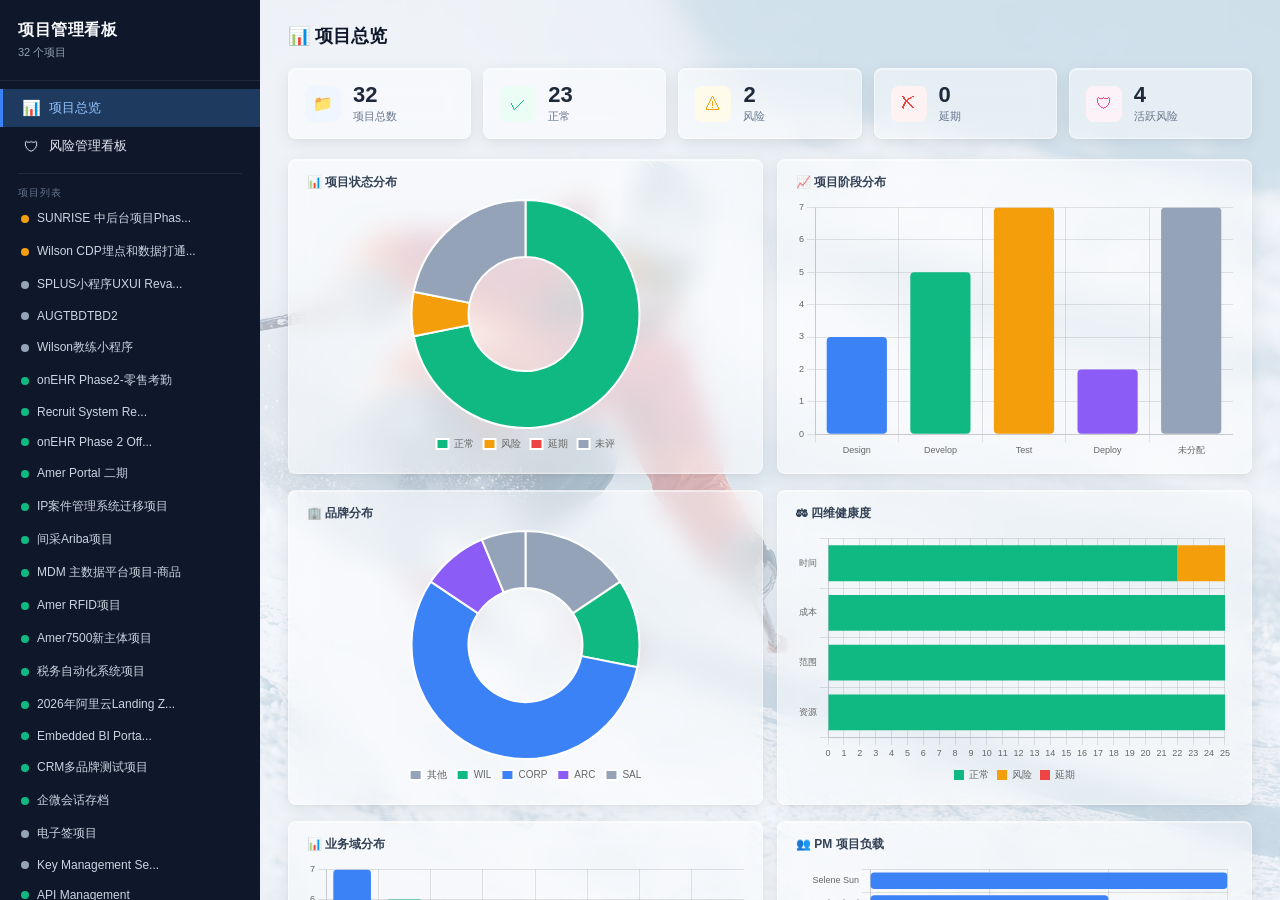
<file: assets/projects/amer-dashboard/index.html>
﻿<!DOCTYPE html>
<html lang="zh-CN">
<head>
<meta charset="UTF-8">
<meta name="viewport" content="width=device-width,initial-scale=1.0">
<title>项目管理看板</title>
<style>
*{margin:0;padding:0;box-sizing:border-box}:root{--glass-a:rgba(255,255,255,.45);--glass-b:rgba(255,255,255,.45);--glass-c:rgba(255,255,255,.45);--glass-blur:12px;--glass-border:1px solid rgba(255,255,255,.4);--glass-shadow:0 4px 16px rgba(0,0,0,.08),0 1px 3px rgba(0,0,0,.04),inset 0 1px 0 rgba(255,255,255,.5),inset 0 -1px 0 rgba(255,255,255,.12)}
body{font-family:-apple-system,BlinkMacSystemFont,"Microsoft YaHei","PingFang SC",sans-serif;background:#f1f5f9;color:#1e293b;display:flex;height:100vh;overflow:hidden;position:relative}
.sidebar{position:relative;z-index:1;width:260px;min-width:260px;background:#0f172a;color:#e2e8f0;display:flex;flex-direction:column;height:100vh}
.sidebar-header{padding:20px 18px;border-bottom:1px solid #1e293b}
.sidebar-header h1{font-size:16px;font-weight:600;color:#f8fafc;letter-spacing:.5px}
.sidebar-header .subtitle{font-size:11px;color:#94a3b8;margin-top:4px}
.sidebar-nav{flex:1;overflow-y:auto;padding:8px 0}
.sidebar-nav::-webkit-scrollbar{width:4px}
.sidebar-nav::-webkit-scrollbar-thumb{background:#334155;border-radius:2px}
.nav-overview,.nav-risk-dashboard{display:flex;align-items:center;gap:8px;padding:10px 18px;cursor:pointer;font-size:13px;font-weight:500;color:#e2e8f0;transition:background .15s;border-left:3px solid transparent}
.nav-overview:hover,.nav-risk-dashboard:hover{background:#1e293b}
.nav-overview.active,.nav-risk-dashboard.active{background:#1e3a5f;border-left-color:#3b82f6;color:#93c5fd}
.nav-overview .icon,.nav-risk-dashboard .icon{font-size:15px;width:20px;text-align:center}
.nav-divider{height:1px;background:#1e293b;margin:8px 18px}
.nav-section-label{font-size:10px;color:#64748b;padding:4px 18px 2px;text-transform:uppercase;letter-spacing:1px}
.nav-item{display:flex;align-items:center;gap:8px;padding:8px 18px;cursor:pointer;font-size:12px;color:#cbd5e1;transition:background .15s;border-left:3px solid transparent}
.nav-item:hover{background:#1e293b}
.nav-item.active{background:#1e3a5f;border-left-color:#3b82f6;color:#f8fafc}
.nav-item .dot{width:8px;height:8px;border-radius:50%;flex-shrink:0}
.nav-item .dot.green{background:#10b981}
.nav-item .dot.yellow{background:#f59e0b}
.nav-item .dot.red{background:#ef4444}
.nav-item .dot.grey{background:#94a3b8}
.nav-item .name{overflow:hidden;text-overflow:ellipsis;white-space:nowrap}
.main{position:relative;z-index:1;flex:1;overflow-y:auto;padding:24px 28px}
.main::-webkit-scrollbar{width:6px}
.main::-webkit-scrollbar-thumb{background:#cbd5e1;border-radius:3px}
.page-title{font-size:18px;font-weight:700;color:#0f172a;margin-bottom:20px}
.stat-row{display:grid;grid-template-columns:repeat(5,1fr);gap:12px;margin-bottom:20px}
.stat-card{background:var(--glass-a);border-radius:8px;padding:14px 16px;box-shadow:var(--glass-shadow);border:var(--glass-border);backdrop-filter:blur(var(--glass-blur));-webkit-backdrop-filter:blur(var(--glass-blur));display:flex;align-items:center;gap:12px}
.stat-card .stat-icon{width:36px;height:36px;border-radius:8px;display:flex;align-items:center;justify-content:center;font-size:16px;flex-shrink:0}
.stat-card .stat-icon.total{background:#eff6ff;color:#3b82f6}
.stat-card .stat-icon.ok{background:#ecfdf5;color:#10b981}
.stat-card .stat-icon.warn{background:#fffbeb;color:#f59e0b}
.stat-card .stat-icon.bad{background:#fef2f2;color:#ef4444}
.stat-card .stat-icon.risk{background:#fdf2f8;color:#ec4899}
.stat-card .stat-body{display:flex;flex-direction:column}
.stat-card .stat-value{font-size:22px;font-weight:700;line-height:1.1}
.stat-card .stat-label{font-size:11px;color:#64748b;margin-top:2px}
.chart-row{display:grid;grid-template-columns:1fr 1fr;gap:14px;margin-bottom:16px}
.chart-row.full{grid-template-columns:1fr}
.chart-panel{background:var(--glass-a);border-radius:8px;padding:14px 18px;box-shadow:var(--glass-shadow);border:var(--glass-border);backdrop-filter:blur(var(--glass-blur));-webkit-backdrop-filter:blur(var(--glass-blur))}
.chart-panel h3{font-size:12px;font-weight:600;color:#334155;margin-bottom:8px}
.chart-panel .chart-wrap{position:relative;width:100%;height:260px}
.chart-panel .chart-wrap canvas{max-width:100%;max-height:100%}
.chart-panel.gantt .chart-wrap{height:420px}
.section-title{font-size:14px;font-weight:600;color:#334155;margin:20px 0 12px 2px}
.card-grid{display:grid;grid-template-columns:repeat(auto-fill,minmax(300px,1fr));gap:14px;margin-bottom:28px}
.project-card{background:var(--glass-a);border-radius:8px;padding:14px;box-shadow:var(--glass-shadow);border-top:1px solid rgba(255,255,255,.3);border-right:1px solid rgba(255,255,255,.3);border-bottom:1px solid rgba(255,255,255,.3);backdrop-filter:blur(var(--glass-blur));-webkit-backdrop-filter:blur(var(--glass-blur));cursor:pointer;transition:box-shadow .15s,transform .15s;border-left:4px solid #10b981}
.project-card:hover{box-shadow:0 8px 24px rgba(0,0,0,.12),0 2px 6px rgba(0,0,0,.06);transform:translateY(-2px)}
.project-card.status-yellow{border-left-color:#f59e0b}
.project-card.status-red{border-left-color:#ef4444}
.project-card.status-unknown{border-left-color:#94a3b8}
.project-card .card-header{display:flex;justify-content:space-between;align-items:flex-start;margin-bottom:6px}
.project-card .card-io{font-size:11px;color:#64748b;font-weight:500}
.project-card .card-name{font-size:13px;font-weight:600;color:#1e293b;margin-top:2px;line-height:1.3}
.project-card .card-badge{font-size:10px;padding:2px 8px;border-radius:10px;font-weight:500;white-space:nowrap}
.badge-green{background:#ecfdf5;color:#059669}
.badge-yellow{background:#fffbeb;color:#d97706}
.badge-red{background:#fef2f2;color:#dc2626}
.badge-grey{background:#f1f5f9;color:#64748b}
.project-card .card-meta{font-size:10px;color:#94a3b8;margin-top:4px;display:flex;gap:10px;flex-wrap:wrap}
.project-card .card-achievements{font-size:10px;color:#475569;margin-top:6px;line-height:1.5;display:-webkit-box;-webkit-line-clamp:2;-webkit-box-orient:vertical;overflow:hidden}
.project-card .card-risks{font-size:10px;margin-top:5px;display:flex;gap:6px;flex-wrap:wrap}
.risk-pill{display:inline-flex;align-items:center;gap:3px;padding:1px 6px;border-radius:8px;font-size:10px;font-weight:500}
.risk-pill.risk{background:#fef3c7;color:#92400e}
.risk-pill.issue{background:#fee2e2;color:#991b1b}
.risk-toggle-btn{border:1px solid #d1d5db;background:#fff;color:#64748b;font-size:11px;padding:2px 10px;border-radius:4px;cursor:pointer;white-space:nowrap;transition:all .15s}.risk-toggle-btn:hover{border-color:#3b82f6;color:#3b82f6}.risk-toggle-btn.resolved{background:#3b82f6;color:#fff;border-color:#3b82f6}.risk-pill.resolved{background:#d1fae5;color:#065f46}
.bubble-section{background:var(--glass-b);border-radius:8px;padding:18px 22px;box-shadow:var(--glass-shadow);border:var(--glass-border);backdrop-filter:blur(var(--glass-blur));-webkit-backdrop-filter:blur(var(--glass-blur));margin-bottom:20px}
.bubble-section .section-header{display:flex;justify-content:space-between;align-items:center;margin-bottom:12px}
.bubble-section .section-header h3{font-size:13px;font-weight:600;color:#334155}
.bubble-container{display:flex;flex-direction:column;align-items:flex-start;gap:10px}
.bubble-canvas-wrap{width:420px;max-width:100%;flex-shrink:0}
#bubbleChart{display:block;width:100%;aspect-ratio:420/340}
.bubble-legend{display:flex;flex-direction:column;gap:6px}
.bubble-legend-item{display:flex;align-items:center;gap:6px;font-size:11px;color:#475569}
.bubble-legend-dot{width:12px;height:12px;border-radius:50%;flex-shrink:0}
.bubble-row{display:flex;gap:20px;align-items:flex-start}
.risk-type-chart-panel{flex:1;min-width:280px;background:var(--glass-c);border-radius:8px;padding:14px 18px;border:var(--glass-border);backdrop-filter:blur(8px);-webkit-backdrop-filter:blur(8px)}
.risk-type-chart-panel h3{font-size:12px;font-weight:600;color:#334155;margin-bottom:10px}
.risk-type-chart-wrap{width:100%;height:280px}
.risk-stats-row{display:grid;grid-template-columns:repeat(4,1fr);gap:14px;margin-bottom:20px}
.risk-stat-card{background:var(--glass-c);border-radius:8px;padding:14px 18px;box-shadow:var(--glass-shadow);border:var(--glass-border);backdrop-filter:blur(8px);-webkit-backdrop-filter:blur(8px);text-align:center}
.risk-stat-card .val{font-size:26px;font-weight:700;line-height:1.1}
.risk-stat-card .lbl{font-size:11px;color:#64748b;margin-top:3px}
.risk-table-wrap{background:var(--glass-a);border-radius:8px;box-shadow:var(--glass-shadow);padding:14px 18px;border:var(--glass-border);backdrop-filter:blur(var(--glass-blur));-webkit-backdrop-filter:blur(var(--glass-blur))}
.risk-table-wrap .section-header{display:flex;justify-content:space-between;align-items:center;margin-bottom:10px}
.risk-table-wrap .section-header h3{font-size:13px;font-weight:600;color:#334155}
.risk-filter{font-size:11px;padding:3px 8px;border:1px solid #d1d5db;border-radius:6px;color:#475569;background:#fff;cursor:pointer;outline:none;margin-left:4px}
.risk-filter:focus{border-color:#3b82f6}
.risk-table{width:100%;border-collapse:collapse;font-size:11px}
.risk-table th{text-align:left;padding:6px 8px;background:#f8fafc;color:#64748b;font-weight:600;border-bottom:2px solid #e2e8f0;white-space:nowrap}
.risk-table td{padding:6px 8px;border-bottom:1px solid #f1f5f9;color:#334155;vertical-align:top}
.risk-table tr:hover td{background:#f8fafc}
.risk-table .severity{display:inline-flex;align-items:center;gap:3px}
.risk-table .sev-dot{width:6px;height:6px;border-radius:50%}
.risk-table .sev-dot.high{background:#ef4444}
.risk-table .sev-dot.medium{background:#f59e0b}
.risk-table .sev-dot.low{background:#10b981}
.detail-header{background:var(--glass-a);border-radius:8px;padding:16px 22px;box-shadow:var(--glass-shadow);margin-bottom:16px;display:flex;flex-direction:column;gap:12px;border:var(--glass-border);backdrop-filter:blur(var(--glass-blur));-webkit-backdrop-filter:blur(var(--glass-blur))}
.detail-header .dh-left h2{font-size:17px;font-weight:700;color:#1e293b}
.detail-header .dh-left .dh-io{font-size:11px;color:#64748b;margin-top:2px}
.detail-header .dh-meta{display:flex;gap:16px;align-items:center;font-size:11px;color:#475569}
.detail-header .dh-meta span{display:flex;flex-direction:column;align-items:flex-end}
.detail-header .dh-meta .label{color:#94a3b8;font-size:10px}.detail-header-top{display:flex;justify-content:space-between;align-items:flex-start}.detail-header-bottom{display:flex;align-items:center;gap:12px;font-size:11px;color:#475569;padding-top:8px;border-top:1px solid #f1f5f9}.detail-header-bottom .label{color:#94a3b8;font-size:10px}.detail-info-grid{display:grid;grid-template-columns:repeat(4,1fr);gap:6px 20px;padding-top:12px;border-top:1px solid #f1f5f9}.info-grid-item{display:flex;flex-direction:column;gap:1px}.info-grid-label{font-size:10px;color:#94a3b8}.info-grid-value{font-size:12px;color:#1e293b;font-weight:500}
.detail-grid{display:grid;grid-template-columns:1fr 1fr 1fr;gap:14px}
.detail-panel{background:var(--glass-a);border-radius:8px;box-shadow:var(--glass-shadow);padding:14px 16px;border:var(--glass-border);backdrop-filter:blur(var(--glass-blur));-webkit-backdrop-filter:blur(var(--glass-blur))}
.detail-panel h3{font-size:12px;font-weight:600;color:#334155;margin-bottom:10px;padding-bottom:6px;border-bottom:2px solid #e2e8f0}
.detail-panel .info-row{display:flex;font-size:11px;padding:4px 0;border-bottom:1px solid #f8fafc}
.detail-panel .info-row .info-label{color:#94a3b8;width:72px;flex-shrink:0}
.detail-panel .info-row .info-value{color:#334155;flex:1}
.detail-panel .info-text{font-size:11px;color:#475569;line-height:1.6;white-space:pre-wrap}
.risk-flow-item{display:flex;align-items:flex-start;gap:10px;padding:8px 0;border-bottom:1px solid #f1f5f9}
.risk-flow-item:last-child{border-bottom:none}
.flow-indicator{display:flex;flex-direction:column;align-items:center;gap:4px;flex-shrink:0;width:42px}
.flow-week{font-size:9px;color:#94a3b8;text-align:center}
.flow-dot{width:12px;height:12px;border-radius:50%}
.flow-dot.severity-high{background:#ef4444;box-shadow:0 0 0 3px #fee2e2}
.flow-dot.severity-medium{background:#f59e0b;box-shadow:0 0 0 3px #fef3c7}
.flow-dot.severity-low{background:#10b981;box-shadow:0 0 0 3px #d1fae5}.flow-dot.severity-resolved{background:#3b82f6;box-shadow:0 0 0 3px #dbeafe}.flow-type-tag{font-size:9px;padding:1px 5px;border-radius:6px;font-weight:500;white-space:nowrap}.flow-type-tag.risk{background:#fef3c7;color:#92400e}.flow-type-tag.issue{background:#fee2e2;color:#991b1b}
.flow-arrow{color:#cbd5e1;font-size:9px;line-height:1}
.flow-body{flex:1;min-width:0}
.flow-body .flow-desc{font-size:11px;color:#334155;line-height:1.4}
.flow-body .flow-meta{font-size:10px;color:#94a3b8;margin-top:2px;display:flex;gap:8px;flex-wrap:wrap}
.flow-status-badge{font-size:9px;padding:1px 5px;border-radius:8px;font-weight:500;white-space:nowrap}
.flow-status-badge.open{background:#fef3c7;color:#92400e}
.flow-status-badge.resolved{background:#d1fae5;color:#065f46}
.gate-list{display:flex;flex-direction:column;gap:0}
.gate-item{display:flex;align-items:flex-start;gap:10px;padding:6px 0;position:relative}
.gate-item:not(:last-child)::before{content:"";position:absolute;left:7px;top:20px;bottom:-6px;width:2px;background:#e2e8f0}
.gate-dot{width:14px;height:14px;border-radius:50%;flex-shrink:0;margin-top:1px}
.gate-dot.done{background:#10b981;border:3px solid #a7f3d0}
.gate-dot.progress{background:#f59e0b;border:3px solid #fde68a}
.gate-name{font-size:11px;color:#1e293b;font-weight:500;line-height:1.3}
.gate-date{font-size:10px;color:#94a3b8}
.gate-body{flex:1;min-width:0}
.detail-gate-panel{background:var(--glass-a);border-radius:8px;padding:14px 22px;box-shadow:var(--glass-shadow);border:var(--glass-border);backdrop-filter:blur(var(--glass-blur));-webkit-backdrop-filter:blur(var(--glass-blur));margin-bottom:16px}
.gate-timeline{display:flex;align-items:flex-start;overflow-x:auto;padding:12px 0;gap:0}
.gate-h-item{display:flex;flex-direction:column;align-items:center;gap:6px;min-width:100px;flex-shrink:0;text-align:center}
.gate-h-dot{width:14px;height:14px;border-radius:50%;flex-shrink:0}
.gate-h-dot.done{background:#10b981;border:3px solid #a7f3d0}
.gate-h-dot.progress{background:#f59e0b;border:3px solid #fde68a}
.gate-h-dot.pending{background:#cbd5e1;border:3px solid #e2e8f0}
.gate-h-name{font-size:11px;color:#334155;font-weight:500;line-height:1.3;max-width:120px}
.gate-h-date{font-size:10px;color:#94a3b8}
.gate-h-connector{flex:1;height:2px;min-width:20px;background:#e2e8f0;margin-top:7px}
.gate-h-connector.done{background:#10b981}
.gate-h-connector.progress{background:linear-gradient(to right,#10b981 50%,#e2e8f0 50%)}
.status-mini-cards{display:flex;gap:8px;align-items:center}
.status-mini-card{display:flex;align-items:center;gap:5px;background:var(--glass-c);border-radius:6px;padding:4px 10px;font-size:11px;border:var(--glass-border);backdrop-filter:blur(6px);-webkit-backdrop-filter:blur(6px)}
.status-mini-dot{width:8px;height:8px;border-radius:50%;flex-shrink:0}
.status-mini-dot.green{background:#10b981}
.status-mini-dot.yellow{background:#f59e0b}
.status-mini-dot.red{background:#ef4444}
.status-mini-dot.grey{background:#94a3b8}
.status-mini-label{color:#64748b}
.status-mini-value{color:#1e293b;font-weight:500}
.detail-grid-two{display:grid;grid-template-columns:1fr 1fr;gap:14px;margin-bottom:16px}
.gate-dot.pending{background:#cbd5e1;border:3px solid #e2e8f0}
.color-green{color:#10b981}.color-yellow{color:#f59e0b}.color-red{color:#ef4444}.color-grey{color:#94a3b8}
.empty-state{text-align:center;padding:24px;color:#94a3b8;font-size:12px}
@media(max-width:1200px){.detail-grid{grid-template-columns:1fr}.chart-row{grid-template-columns:1fr}.stat-row{grid-template-columns:repeat(3,1fr)}}
@media(max-width:768px){.sidebar{width:200px;min-width:200px}.stat-row,.risk-stats-row{grid-template-columns:repeat(2,1fr)}.card-grid{grid-template-columns:1fr}.detail-grid{grid-template-columns:1fr}.detail-info-grid{grid-template-columns:repeat(2,1fr)}.detail-grid-two{grid-template-columns:1fr}.bubble-container{flex-direction:column;align-items:flex-start;gap:8px}.bubble-row{flex-direction:column}.bubble-canvas-wrap{width:100%}}

.detail-two-col{display:flex;gap:16px;margin-top:16px}
.detail-left{flex:3;min-width:0}
.detail-right{flex:2;min-width:0}
.risk-analysis-panel{background:var(--glass-b);border-radius:8px;padding:18px 20px;box-shadow:var(--glass-shadow);border:var(--glass-border);backdrop-filter:blur(16px);-webkit-backdrop-filter:blur(16px);position:sticky;top:20px}
.risk-analysis-panel h3{font-size:13px;font-weight:600;color:#334155;margin-bottom:14px;display:flex;align-items:center;gap:6px}
.risk-analysis-btn{display:block;width:100%;padding:10px 16px;background:#3b82f6;color:#fff;border:none;border-radius:6px;font-size:13px;font-weight:500;cursor:pointer;transition:background .15s}
.risk-analysis-btn:hover{background:#2563eb}
.risk-analysis-btn:disabled{background:#94a3b8;cursor:not-allowed}
.risk-analysis-loading{display:flex;align-items:center;gap:8px;padding:20px 0;color:#64748b;font-size:12px}
.risk-analysis-spinner{width:18px;height:18px;border:2px solid #e2e8f0;border-top-color:#3b82f6;border-radius:50%;animation:ra-spin .8s linear infinite}
@keyframes ra-spin{to{transform:rotate(360deg)}}
.risk-analysis-result{font-size:12px;color:#334155;line-height:1.7;max-height:calc(100vh - 280px);overflow-y:auto}
.risk-analysis-result h1,.risk-analysis-result h2,.risk-analysis-result h3{font-size:13px;font-weight:600;color:#1e293b;margin:12px 0 6px}
.risk-analysis-result h1{font-size:15px}
.risk-analysis-result ul,.risk-analysis-result ol{padding-left:18px;margin:4px 0}
.risk-analysis-result li{margin-bottom:3px}
.risk-analysis-result strong{color:#0f172a}
.risk-analysis-result p{margin:4px 0}
.risk-analysis-result table{width:100%;border-collapse:collapse;margin:8px 0;font-size:11px}
.risk-analysis-result th,.risk-analysis-result td{border:1px solid #e2e8f0;padding:4px 8px;text-align:left}
.risk-analysis-result th{background:#f8fafc;font-weight:600}
.risk-analysis-result tr:nth-child(even){background:#f8fafc}
.risk-analysis-result pre{background:#f1f5f9;padding:8px;border-radius:4px;overflow-x:auto;font-size:11px}
.risk-analysis-result code{background:#f1f5f9;padding:1px 4px;border-radius:3px;font-size:11px}
.risk-analysis-result blockquote{border-left:3px solid #3b82f6;padding-left:12px;margin:8px 0;color:#64748b}
.risk-analysis-result code{background:#f1f5f9;padding:1px 4px;border-radius:3px;font-size:11px}
.risk-analysis-result::-webkit-scrollbar{width:4px}
.risk-analysis-result::-webkit-scrollbar-thumb{background:#cbd5e1;border-radius:2px}
.risk-analysis-error{color:#ef4444;font-size:12px;padding:12px 0}
.risk-analysis-placeholder{color:#94a3b8;font-size:12px;padding:16px 0;text-align:center}

body::before{content:"";position:fixed;inset:0;background:url(frontbackpic.jpg) center/cover no-repeat fixed;opacity:.3;z-index:0;pointer-events:none}
</style>
<script src="vendor/marked.min.js"></script></head>
<body>
<div class="sidebar">
<div class="sidebar-header"><h1>项目管理看板</h1><div class="subtitle" id="sidebarSubtitle">20 个项目</div></div>
<div class="sidebar-nav">
<div class="nav-overview active" onclick="showOverview()"><span class="icon">&#x1F4CA;</span> 项目总览</div>
<div class="nav-risk-dashboard" onclick="showRiskDashboard()"><span class="icon">&#x1F6E1;</span> 风险管理看板</div>
<div class="nav-divider"></div>
<div class="nav-section-label">项目列表</div>
<div id="projectNav"></div>
</div>
</div>
<div class="main" id="mainContent"></div>
<script src="vendor/chart.umd.min.js"></script>
<script src="vendor/chartjs-adapter-date-fns.bundle.min.js"></script>
<script src="data.js"></script>
<script>
var PROJECTS = [];
var resolvedSet = {};
var _riskAnalysisCache = {};
(function init(){
  // 延迟到整段脚本(含所有 var 赋值)执行完后再渲染, 避免 STATUS_MAP 等尚未赋值即被引用
  setTimeout(function(){
    PROJECTS = window.__AMER_PROJECTS__;
    PROJECTS.forEach(function(p){(p.risks||[]).forEach(function(r){resolvedSet[r.id]=!!r.resolved;});});
    buildSidebar();showOverview();
  }, 0);
})();


var STATUS_MAP={"Green":{cls:"green",label:"正常",badge:"badge-green",dot:"green"},"Yellow":{cls:"yellow",label:"风险",badge:"badge-yellow",dot:"yellow"},"Red":{cls:"red",label:"延期",badge:"badge-red",dot:"red"},"Grey":{cls:"grey",label:"未开始",badge:"badge-grey",dot:"grey"}};
function statusInfo(s){return STATUS_MAP[s]||{cls:"grey",label:"未评估",badge:"badge-grey",dot:"grey"};}
function fmtDate(d){if(!d)return"-";var s=String(d);if(s.length>=10)return s.substring(0,10);return s;}
function escapeHtml(s){if(!s)return"";return String(s).replace(/&/g,"&amp;").replace(/</g,"&lt;").replace(/>/g,"&gt;");}
var RISK_CATEGORIES=["进度风险","资源风险","技术风险","需求风险","成本风险","质量风险","外部风险"];
var RISK_COLORS={"进度风险":"#3b82f6","资源风险":"#f59e0b","技术风险":"#8b5cf6","需求风险":"#10b981","成本风险":"#ef4444","质量风险":"#06b6d4","外部风险":"#f97316"};


var chartInstances = {};
function destroyCharts() {
  Object.values(chartInstances).forEach(function(c) { try { c.destroy(); } catch(e) {} });
  chartInstances = {};
}
function renderOverviewCharts(stats, phVals, phLbls, phClrs, brandCount, tC, cC, sC, rC, dmVals, dmLbls, dmClrs, pmVals, pmLbls, ganttProjs) {
  destroyCharts();
  var gut = '"Microsoft YaHei","PingFang SC",sans-serif';
  var tl = {family: gut, size: 10};
  var stl = {family: gut, size: 9};
  // 1. Status Doughnut
  var c1 = document.getElementById("cvStatus");
  if (c1) {
    var sl = ["正常","风险","延期","未评"];
    chartInstances.cvStatus = new Chart(c1.getContext("2d"), {
      type: "doughnut",
      data: {labels:sl,datasets:[{data:[stats.green,stats.yellow,stats.red,stats.unknown],backgroundColor:["#10b981","#f59e0b","#ef4444","#94a3b8"],borderWidth:2,borderColor:"#fff"}]},
      options:{responsive:true,maintainAspectRatio:false,plugins:{legend:{position:"bottom",labels:{boxWidth:12,padding:10,font:tl}}}}
    });
  }
  // 2. Phase Bar
  var c2 = document.getElementById("cvPhase");
  if (c2 && phVals.length) {
    chartInstances.cvPhase = new Chart(c2.getContext("2d"), {
      type:"bar",data:{labels:phLbls,datasets:[{data:phVals,backgroundColor:phClrs.slice(0,phVals.length),borderRadius:4,borderSkipped:false}]},
      options:{responsive:true,maintainAspectRatio:false,plugins:{legend:{display:false}},scales:{x:{ticks:{font:stl}},y:{beginAtZero:true,ticks:{stepSize:1,font:stl}}}}
    });
  }
  // 3. Brand Doughnut
  var c3 = document.getElementById("cvBrand");
  if (c3) {
    var bk=Object.keys(brandCount),bv=[],bClrs=[],bcColors={"CORP":"#3b82f6","ARC":"#8b5cf6","WIL":"#10b981"};
    bk.forEach(function(k){bv.push(brandCount[k]);bClrs.push(bcColors[k]||"#94a3b8");});
    chartInstances.cvBrand = new Chart(c3.getContext("2d"), {
      type:"doughnut",data:{labels:bk,datasets:[{data:bv,backgroundColor:bClrs,borderWidth:2,borderColor:"#fff"}]},
      options:{responsive:true,maintainAspectRatio:false,plugins:{legend:{position:"bottom",labels:{boxWidth:12,padding:10,font:tl}}}}
    });
  }
  // 4. Health Stacked Bar (horizontal)
  var c4 = document.getElementById("cvHealth");
  if (c4) {
    var gv=[tC.Green||0,cC.Green||0,sC.Green||0,rC.Green||0];
    var yv=[tC.Yellow||0,cC.Yellow||0,sC.Yellow||0,rC.Yellow||0];
    var rv=[tC.Red||0,cC.Red||0,sC.Red||0,rC.Red||0];
    chartInstances.cvHealth = new Chart(c4.getContext("2d"), {
      type:"bar",
      data:{labels:["时间","成本","范围","资源"],
        datasets:[
          {label:"正常",data:gv,backgroundColor:"#10b981",borderRadius:0},
          {label:"风险",data:yv,backgroundColor:"#f59e0b",borderRadius:0},
          {label:"延期",data:rv,backgroundColor:"#ef4444",borderRadius:0}
        ]},
      options:{indexAxis:"y",responsive:true,maintainAspectRatio:false,
        plugins:{legend:{position:"bottom",labels:{boxWidth:10,padding:8,font:tl}}},
        scales:{x:{stacked:true,beginAtZero:true,ticks:{stepSize:1,font:stl}},y:{stacked:true,ticks:{font:stl}}}}
    });
  }
  // 5. Domain Bar
  var c5 = document.getElementById("cvDomain");
  if (c5 && dmVals.length) {
    chartInstances.cvDomain = new Chart(c5.getContext("2d"), {
      type:"bar",data:{labels:dmLbls,datasets:[{data:dmVals,backgroundColor:dmClrs.slice(0,dmVals.length),borderRadius:4,borderSkipped:false}]},
      options:{responsive:true,maintainAspectRatio:false,plugins:{legend:{display:false}},scales:{x:{ticks:{font:stl}},y:{beginAtZero:true,ticks:{stepSize:1,font:stl}}}}
    });
  }
  // 6. PM Workload Horizontal Bar
  var c6 = document.getElementById("cvPM");
  if (c6 && pmVals.length) {
    chartInstances.cvPM = new Chart(c6.getContext("2d"), {
      type:"bar",data:{labels:pmLbls,datasets:[{data:pmVals,backgroundColor:"#3b82f6",borderRadius:4,borderSkipped:false}]},
      options:{indexAxis:"y",responsive:true,maintainAspectRatio:false,plugins:{legend:{display:false}},scales:{x:{beginAtZero:true,ticks:{stepSize:1,font:stl}},y:{ticks:{font:stl}}}}
    });
  }

}
function buildSidebar(){
  var nav=document.getElementById("projectNav");nav.innerHTML="";
  var sorted=PROJECTS.map(function(p,i){return {p:p,i:i};});
  sorted.sort(function(a,b){
    var sa=(a.p.dop||{})["Overall Status"],sb=(b.p.dop||{})["Overall Status"];
    var pa=["Yellow","Red"].indexOf(sa)>=0?0:1,pb=["Yellow","Red"].indexOf(sb)>=0?0:1;
    return pa-pb;
  });
  sorted.forEach(function(item){
    var p=item.p,i=item.i;
    var dop=p.dop||{},st=statusInfo(dop["Overall Status"]);
    var name=dop["Project Name"]||dop["IO Number"]||("项目"+(i+1));
    var sn=name.length>18?name.substring(0,17)+"...":name;
    var d=document.createElement("div");d.className="nav-item";d.setAttribute("data-idx",i);
    d.onclick=function(){showProject(parseInt(this.getAttribute("data-idx")));};
    d.innerHTML='<span class="dot '+st.dot+'"></span><span class="name" title="'+escapeHtml(name)+'">'+escapeHtml(sn)+'</span>';
    nav.appendChild(d);
  });
}
function clearActiveNav(){document.querySelectorAll(".nav-overview,.nav-risk-dashboard,.nav-item").forEach(function(e){e.classList.remove("active");});}
function showOverview(){clearActiveNav();document.querySelector(".nav-overview").classList.add("active");document.getElementById("sidebarSubtitle").textContent=PROJECTS.length+" 个项目";renderOverview();}
function showRiskDashboard(){clearActiveNav();document.querySelector(".nav-risk-dashboard").classList.add("active");document.getElementById("sidebarSubtitle").textContent="风险管理看板";renderRiskDashboard();}
function showProject(idx){clearActiveNav();var items=document.querySelectorAll(".nav-item");for(var i=0;i<items.length;i++){if(parseInt(items[i].getAttribute("data-idx"))===idx){items[i].classList.add("active");break;}}var p=PROJECTS[idx],dop=p.dop||{};document.getElementById("sidebarSubtitle").textContent=(dop["IO Number"]||"")+" | "+(dop["IT Project Manager"]||"");renderProject(p,idx);}



function renderOverview(){
  destroyCharts();
  var main=document.getElementById("mainContent");
  var stats={total:PROJECTS.length,green:0,yellow:0,red:0,unknown:0};
  var phaseCount={},brandCount={},domainCount={},pmCount={};
  var tC={Green:0,Yellow:0,Red:0,nul:0},cC={Green:0,Yellow:0,Red:0,nul:0},sC={Green:0,Yellow:0,Red:0,nul:0},rC={Green:0,Yellow:0,Red:0,nul:0};
  var allRisks=[],activeRisk=0;

  PROJECTS.forEach(function(p){
    var dop=p.dop||{},s=dop["Overall Status"];
    if(s==="Green")stats.green++;else if(s==="Yellow")stats.yellow++;else if(s==="Red")stats.red++;else stats.unknown++;
    var ph=dop["Current Project Phase"]||"未分配";phaseCount[ph]=(phaseCount[ph]||0)+1;
    var br=dop["Brand"]||"其他";brandCount[br]=(brandCount[br]||0)+1;
    var dm=dop["Business Domain"]||"其他";domainCount[dm]=(domainCount[dm]||0)+1;
    var pm=dop["IT Project Manager"]||"未知";pmCount[pm]=(pmCount[pm]||0)+1;
    ["Time","Cost","Scope","Resources"].forEach(function(f){
      var v=dop[f],key=(v===null||v===undefined)?"nul":v;
      if(f==="Time")tC[key]=(tC[key]||0)+1;if(f==="Cost")cC[key]=(cC[key]||0)+1;
      if(f==="Scope")sC[key]=(sC[key]||0)+1;if(f==="Resources")rC[key]=(rC[key]||0)+1;
    });
    (p.risks||[]).forEach(function(r){allRisks.push({project:dop,risk:r});if(r.status!=="Green")activeRisk++;});

  });

  var cardsHtml="";
  PROJECTS.forEach(function(p,i){
    var dop=p.dop||{},st=statusInfo(dop["Overall Status"]);
    var name=escapeHtml(dop["Project Name"]||dop["IO Number"]||("项目"+(i+1)));
    var ach=escapeHtml(dop["Key Achievements in the current period"]||"").replace(/\n/g,"<br>");
    var risks=p.risks||[],rp="";
    if(risks.length>0){
      var op=risks.length,cl=0;
      if(op>0)rp+='<span class="risk-pill risk">&#9888; '+op+' 活跃</span>';
      if(cl>0)rp+='<span class="risk-pill resolved">&#10003; '+cl+' 已解决</span>';
    }
    cardsHtml+='<div class="project-card status-'+st.cls+'" onclick="showProject('+i+')"><div class="card-header"><div><div class="card-io">'+escapeHtml(dop["IO Number"]||"")+'</div><div class="card-name">'+name+'</div></div><span class="card-badge '+st.badge+'">'+st.label+'</span></div><div class="card-meta"><span>PM: '+escapeHtml(dop["IT Project Manager"]||"-")+'</span><span>'+escapeHtml(dop["Brand"]||"")+'</span><span>'+escapeHtml(dop["Current Project Phase"]||"")+'</span></div>'+(ach?'<div class="card-achievements">'+ach.substring(0,150)+'</div>':"")+(rp?'<div class="card-risks">'+rp+'</div>':"")+'</div>';
  });

  var phOrder=["Design","Develop","Test","Deploy","未分配"],phVals=[],phLbls=[],phClrs=["#3b82f6","#10b981","#f59e0b","#8b5cf6","#94a3b8"];
  phOrder.forEach(function(p){if(phaseCount[p]){phLbls.push(p);phVals.push(phaseCount[p]);}});

  var dmArr=[];for(var k in domainCount)dmArr.push({k:k,v:domainCount[k]});dmArr.sort(function(a,b){return b.v-a.v;});
  var dmLbls=[],dmVals=[],dmClrs=["#3b82f6","#10b981","#f59e0b","#8b5cf6","#ef4444","#06b6d4","#f97316","#ec4899","#84cc16","#14b8a6"];
  dmArr.slice(0,8).forEach(function(d,i){dmLbls.push(d.k);dmVals.push(d.v);});

  var pmArr=[];for(var k in pmCount)pmArr.push({k:k,v:pmCount[k]});pmArr.sort(function(a,b){return b.v-a.v;});
  var pmLbls=[],pmVals=[];
  pmArr.slice(0,10).forEach(function(d,i){pmLbls.push(d.k);pmVals.push(d.v);});

  var ganttProjs=[];
  PROJECTS.forEach(function(p){var dop=p.dop||{},st=statusInfo(dop["Overall Status"]),gclr=st.cls==="green"?"#10b981":st.cls==="yellow"?"#f59e0b":st.cls==="red"?"#ef4444":"#94a3b8";ganttProjs.push({name:dop["Project Name"]||"",kickoff:dop["Kick - off"],endDate:dop["End date"],color:gclr});});

  main.innerHTML='<div class="page-title">&#x1F4CA; 项目总览</div><div class="stat-row"><div class="stat-card"><div class="stat-icon total">&#x1F4C1;</div><div class="stat-body"><div class="stat-value">'+stats.total+'</div><div class="stat-label">项目总数</div></div></div><div class="stat-card"><div class="stat-icon ok">&#x2713;</div><div class="stat-body"><div class="stat-value">'+stats.green+'</div><div class="stat-label">正常</div></div></div><div class="stat-card"><div class="stat-icon warn">&#x26A0;</div><div class="stat-body"><div class="stat-value">'+stats.yellow+'</div><div class="stat-label">风险</div></div></div><div class="stat-card"><div class="stat-icon bad">&#x2717;</div><div class="stat-body"><div class="stat-value">'+stats.red+'</div><div class="stat-label">延期</div></div></div><div class="stat-card"><div class="stat-icon risk">&#x1F6E1;</div><div class="stat-body"><div class="stat-value">'+activeRisk+'</div><div class="stat-label">活跃风险</div></div></div></div><div class="chart-row"><div class="chart-panel"><h3>&#x1F4CA; 项目状态分布</h3><div class="chart-wrap"><canvas id="cvStatus"></canvas></div></div><div class="chart-panel"><h3>&#x1F4C8; 项目阶段分布</h3><div class="chart-wrap"><canvas id="cvPhase"></canvas></div></div></div><div class="chart-row"><div class="chart-panel"><h3>&#x1F3E2; 品牌分布</h3><div class="chart-wrap"><canvas id="cvBrand"></canvas></div></div><div class="chart-panel"><h3>&#x2696; 四维健康度</h3><div class="chart-wrap"><canvas id="cvHealth"></canvas></div></div></div><div class="chart-row"><div class="chart-panel"><h3>&#x1F4CA; 业务域分布</h3><div class="chart-wrap"><canvas id="cvDomain"></canvas></div></div><div class="chart-panel"><h3>&#x1F465; PM 项目负载</h3><div class="chart-wrap"><canvas id="cvPM"></canvas></div></div></div><div class="section-title">&#x1F4CB; 项目卡片 ('+stats.total+')</div><div class="card-grid">'+cardsHtml+'</div>';

  renderOverviewCharts(stats, phVals, phLbls, phClrs, brandCount, tC, cC, sC, rC, dmVals, dmLbls, dmClrs, pmVals, pmLbls, ganttProjs);
}



function renderRiskDashboard(){
  destroyCharts();
  var main=document.getElementById("mainContent");
  var catData={};RISK_CATEGORIES.forEach(function(c){catData[c]={total:0,issues:0,risks:0,open:0,closed:0};});
  var allRisks=[];
  PROJECTS.forEach(function(p){var dop=p.dop||{};(p.risks||[]).forEach(function(r){var cat=r.category||"进度风险";if(!catData[cat])cat="进度风险";catData[cat].total++;if(r.concernType==="Issue")catData[cat].issues++;else catData[cat].risks++;allRisks.push({project:dop,risk:r});});});
  chartInstances._catData=catData;chartInstances._catSevData=catSevData;
  var catSevData={};RISK_CATEGORIES.forEach(function(c){catSevData[c]={high:0,medium:0,low:0};});allRisks.forEach(function(item){var r=item.risk,cat=r.category||"进度风险";if(!catSevData[cat])cat="进度风险";var sev=(r.concernType==="Issue"?10:(r.possibility||0))*(r.impact||0),sevCls=sev>=70?"high":(sev>=35?"medium":"low");catSevData[cat][sevCls]++;});
  var totalRisks=allRisks.length,openRisks=allRisks.filter(function(r){return !resolvedSet[r.risk.id];}).length,closedRisks=totalRisks-openRisks,highSev=allRisks.filter(function(r){return (r.risk.concernType==="Issue"?10:(r.risk.possibility||0))*(r.risk.impact||0)>=70;}).length;
  var riskRows="";
  allRisks.sort(function(a,b){return (resolvedSet[a.risk.id]?1:0)-(resolvedSet[b.risk.id]?1:0);});
  allRisks.forEach(function(item,idx){var r=item.risk,dop=item.project,sev=(r.concernType==="Issue"?10:(r.possibility||0))*(r.impact||0),sevCls=sev>=70?"high":(sev>=35?"medium":"low"),sevLabel=sev>=70?"高":(sev>=35?"中":"低");riskRows+='<tr data-severity="'+sevCls+'" data-sev-value="'+sev+'" data-original-index="'+idx+'" data-category="'+escapeHtml(r.category||"")+'"><td>'+escapeHtml((dop["IO Number"]||"")+" "+(dop["Project Name"]||"").substring(0,20))+'</td><td>'+escapeHtml(r.description||"")+'</td><td><span class="severity"><span class="sev-dot '+sevCls+'"></span>'+sevLabel+' ('+sev+')</span></td><td>'+escapeHtml(r.mitigation||"-")+'</td><td>'+escapeHtml(r.owner||"-")+'</td><td>'+fmtDate(r.date)+'</td><td>'+escapeHtml(r.category||"-")+'</td><td><button class="risk-toggle-btn'+((resolvedSet[r.id]?' resolved':''))+'" data-risk-id="'+r.id+'" onclick="toggleRiskResolved('+r.id+')">'+(resolvedSet[r.id]?'已解决':'未解决')+'</button></td></tr>';});
  main.innerHTML='<div class="page-title">&#x1F6E1; 风险管理看板</div><div class="risk-stats-row"><div class="risk-stat-card"><div class="val" style="color:#3b82f6">'+totalRisks+'</div><div class="lbl">风险/问题总数</div></div><div class="risk-stat-card"><div class="val" style="color:#f59e0b">'+openRisks+'</div><div class="lbl">活跃风险</div></div><div class="risk-stat-card"><div class="val" style="color:#10b981">'+closedRisks+'</div><div class="lbl">已解决</div></div><div class="risk-stat-card"><div class="val" style="color:#ef4444">'+highSev+'</div><div class="lbl">高严重度</div></div></div><div class="bubble-section"><div class="section-header"><h3>&#x1F9EE; 风险类别分布</h3><span style="font-size:11px;color:#94a3b8">气泡大小=风险数量 | 颜色=风险类别</span></div><div class="bubble-row"><div class="bubble-container"><div class="bubble-canvas-wrap"><canvas id="bubbleChart"></canvas></div></div><div class="risk-type-chart-panel"><h3>&#x1F4CA; 七种风险类型</h3><div class="risk-type-chart-wrap"><canvas id="riskTypeChart"></canvas></div></div></div></div><div class="risk-table-wrap"><div class="section-header"><h3>&#x1F4CB; 风险/问题汇总 ('+totalRisks+')</h3><div><select class="risk-filter" onchange="filterRiskDashboard()" id="riskSeverityFilter"><option value="all">全部严重度</option><option value="high">高</option><option value="medium">中</option><option value="low">低</option></select><select class="risk-filter" onchange="filterRiskDashboard()" id="riskCategoryFilter"><option value="all">全部类别</option>'+RISK_CATEGORIES.map(function(c){return'<option value="'+c+'">'+c+'</option>';}).join("")+'</select><select class="risk-filter" onchange="sortRiskDashboard()" id="riskSortFilter"><option value="default">默认排序</option><option value="sev-desc">严重度 &#8595;</option><option value="sev-asc">严重度 &#8593;</option></select></div></div><table class="risk-table"><thead><tr><th>项目</th><th>风险描述</th><th>严重度</th><th>解决方案</th><th>负责人</th><th>解决日期</th><th>类别</th><th>状态</th></tr></thead><tbody>'+(riskRows||'<tr><td colspan="8" class="empty-state">暂无风险/问题记录</td></tr>')+'</tbody></table></div><div class="risk-analysis-panel" style="margin-top:20px"><h3>&#x1F9E0; \u90e8\u95e8\u98ce\u9669\u667a\u80fd\u5206\u6790</h3><div class="risk-analysis-placeholder" id="raPlaceholderDept">\u70b9\u51fb\u4e0b\u65b9\u6309\u94ae\uff0cAI \u5c06\u57fa\u4e8e\u5168\u90e8\u9879\u76ee\u7684\u98ce\u9669\u5386\u53f2\u751f\u6210\u90e8\u95e8\u7ea7\u667a\u80fd\u5206\u6790\u62a5\u544a</div><div class="risk-analysis-loading" id="raLoadingDept" style="display:none"><div class="risk-analysis-spinner"></div>\u6b63\u5728\u5206\u6790\u4e2d\uff0c\u8bf7\u7a0d\u5019...</div><div class="risk-analysis-result" id="raResultDept" style="display:none"></div><div class="risk-analysis-error" id="raErrorDept" style="display:none"></div><button class="risk-analysis-btn" id="raBtnDept" onclick="runDeptRiskAnalysis()">\u8fdb\u884c\u90e8\u95e8\u7ea7\u667a\u80fd\u98ce\u9669\u5206\u6790</button></div>';
  var ca=_riskAnalysisCache["_dept"];if(ca){var rp=document.getElementById('raPlaceholderDept'),rr=document.getElementById('raResultDept'),rb=document.getElementById('raBtnDept');if(rp)rp.style.display='none';if(rr){rr.style.display='block';rr.innerHTML=renderMarkdown(ca);}if(rb)rb.textContent='刷新部门风险分析';}
  setTimeout(function(){
    var canvas = document.getElementById("bubbleChart");
    if (!canvas) return;

    function draw() {
      var wrap = canvas.parentElement;
      var W = wrap.clientWidth;
      if (W <= 0) return;
      var H = W * (340 / 420);
      var dpr = window.devicePixelRatio || 1;

      canvas.width = W * dpr;
      canvas.height = H * dpr;
      canvas.style.width = W + "px";
      canvas.style.height = H + "px";

      var ctx = canvas.getContext("2d");
      ctx.scale(dpr, dpr);

      var s = W / 420;

      var bubbles = [];
      RISK_CATEGORIES.forEach(function(cat, i) {
        var d = chartInstances._catData[cat];
        bubbles.push({
          cat: cat,
          total: d.total,
          open: d.open,
          closed: d.closed,
          color: RISK_COLORS[cat],
          idx: i
        });
      });

      var cx = W * 0.45, cy = H * 0.48;
      var maxR = 65 * s, minR = 20 * s;
      var maxTotal = Math.max.apply(null, bubbles.map(function(b) { return b.total; }));

      var pos = [
        { x: cx - 60 * s, y: cy - 50 * s },
        { x: cx + 70 * s, y: cy - 40 * s },
        { x: cx - 80 * s, y: cy + 55 * s },
        { x: cx + 60 * s, y: cy + 60 * s },
        { x: cx, y: cy - 70 * s },
        { x: cx - 20 * s, y: cy + 10 * s },
        { x: cx + 100 * s, y: cy - 10 * s }
      ];

      ctx.clearRect(0, 0, W, H);

      ctx.strokeStyle = "#e2e8f0";
      ctx.lineWidth = Math.max(1, s);
      ctx.setLineDash([3 * s, 3 * s]);
      for (var i = 0; i < bubbles.length; i++)
        for (var j = i + 1; j < bubbles.length; j++) {
          ctx.beginPath();
          ctx.moveTo(pos[i].x, pos[i].y);
          ctx.lineTo(pos[j].x, pos[j].y);
          ctx.stroke();
        }
      ctx.setLineDash([]);

      bubbles.forEach(function(b, i) {
        var p = pos[i] || { x: cx, y: cy };
        var r = maxTotal > 0
          ? minR + (b.total / maxTotal) * (maxR - minR)
          : minR;

        ctx.save();
        ctx.shadowColor = b.color + "40";
        ctx.shadowBlur = 15 * s;
        ctx.beginPath();
        ctx.arc(p.x, p.y, r, 0, Math.PI * 2);
        ctx.fillStyle = b.color;
        ctx.globalAlpha = 0.88;
        ctx.fill();
        ctx.restore();

        var grad = ctx.createRadialGradient(
          p.x - r * 0.25, p.y - r * 0.25, r * 0.1,
          p.x, p.y, r
        );
        grad.addColorStop(0, "rgba(255,255,255,0.35)");
        grad.addColorStop(1, "rgba(255,255,255,0)");
        ctx.beginPath();
        ctx.arc(p.x, p.y, r, 0, Math.PI * 2);
        ctx.fillStyle = grad;
        ctx.fill();

        ctx.fillStyle = "#fff";
        var catLabel = b.cat.length > 4 ? b.cat.substring(0, 4) : b.cat;
        var fontSize1 = Math.max(9 * s, r * 0.38);
        ctx.font = "bold " + fontSize1 + "px sans-serif";
        ctx.textAlign = "center";
        ctx.textBaseline = "middle";
        ctx.fillText(catLabel, p.x, p.y - r * 0.15);

        var fontSize2 = Math.max(14 * s, r * 0.55);
        ctx.font = "bold " + fontSize2 + "px sans-serif";
        ctx.fillText(b.total, p.x, p.y + r * 0.3);
      });
    }

    draw();

    var ro = new ResizeObserver(function() { draw(); });
    ro.observe(canvas.parentElement);
    chartInstances._drawBubble = draw;
    var rc = document.getElementById("riskTypeChart");
    if (rc) {
      var rWrap = rc.parentElement;
      var rW = rWrap.clientWidth;
      var rH = rWrap.clientHeight || 280;
      var rdpr = window.devicePixelRatio || 1;
      rc.width = rW * rdpr;
      rc.height = rH * rdpr;
      rc.style.width = rW + "px";
      rc.style.height = rH + "px";

      var catLabels = RISK_CATEGORIES;
      var highData = [], medData = [], lowData = [];
      catLabels.forEach(function(c) {
        var d = catSevData[c] || {high:0, medium:0, low:0};
        highData.push(d.high); medData.push(d.medium); lowData.push(d.low);
      });

      chartInstances.riskTypeChart = new Chart(rc.getContext("2d"), {
        type: "bar",
        data: {
          labels: catLabels,
          datasets: [
            {label:"高",data:highData,backgroundColor:"#ef4444",borderRadius:0},
            {label:"中",data:medData,backgroundColor:"#f59e0b",borderRadius:0},
            {label:"低",data:lowData,backgroundColor:"#10b981",borderRadius:0}
          ]
        },
        options: {
          indexAxis: "y",
          responsive: true,
          maintainAspectRatio: false,
          plugins: {
            legend: {position:"bottom",labels:{boxWidth:10,padding:8,font:{family:"Microsoft YaHei, PingFang SC, sans-serif",size:10}}}
          },
          scales: {
            x: {stacked:true,beginAtZero:true,ticks:{stepSize:1,font:{size:9}}},
            y: {stacked:true,ticks:{font:{size:9}}}
          }
        }
      });

      var rro = new ResizeObserver(function() {
        var rW2 = rWrap.clientWidth;
        var rH2 = rWrap.clientHeight || 280;
        rc.width = rW2 * rdpr;
        rc.height = rH2 * rdpr;
        rc.style.width = rW2 + "px";
        rc.style.height = rH2 + "px";
        if (chartInstances.riskTypeChart) { chartInstances.riskTypeChart.resize(); }
      });
      rro.observe(rWrap);
    }
  }, 150);
}

function recomputeRiskData(){
  var cd={};RISK_CATEGORIES.forEach(function(c){cd[c]={total:0,issues:0,risks:0,open:0,closed:0};});
  var sd={};RISK_CATEGORIES.forEach(function(c){sd[c]={high:0,medium:0,low:0};});
  PROJECTS.forEach(function(p){(p.risks||[]).forEach(function(r){if(resolvedSet[r.id])return;var cat=r.category||"进度风险";if(!cd[cat])cat="进度风险";cd[cat].total++;if(r.concernType==="Issue")cd[cat].issues++;else cd[cat].risks++;var sev=(r.concernType==="Issue"?10:(r.possibility||0))*(r.impact||0),sevCls=sev>=70?"high":(sev>=35?"medium":"low");sd[cat][sevCls]++;});});
  chartInstances._catData=cd;chartInstances._catSevData=sd;
}
function updateRiskCharts(){
  recomputeRiskData();
  if(chartInstances.riskTypeChart){var sd=chartInstances._catSevData;var high=[],med=[],low=[];RISK_CATEGORIES.forEach(function(c){var d=sd[c]||{high:0,medium:0,low:0};high.push(d.high);med.push(d.medium);low.push(d.low);});chartInstances.riskTypeChart.data.datasets[0].data=high;chartInstances.riskTypeChart.data.datasets[1].data=med;chartInstances.riskTypeChart.data.datasets[2].data=low;chartInstances.riskTypeChart.update();}
  if(chartInstances._drawBubble)chartInstances._drawBubble();
}

function updateResolvedStats(){var all=[];PROJECTS.forEach(function(p){(p.risks||[]).forEach(function(r){all.push(r);});});var closed=all.filter(function(r){return resolvedSet[r.id]||false;}).length;var cards=document.querySelectorAll('.risk-stat-card');cards.forEach(function(card){var lbl=card.querySelector('.lbl');if(lbl&&lbl.textContent.indexOf('活跃风险')>=0)card.querySelector('.val').textContent=all.length-closed;if(lbl&&lbl.textContent.indexOf('已解决')>=0)card.querySelector('.val').textContent=closed;});}
function filterRiskDashboard(){var sf=document.getElementById("riskSeverityFilter").value,cf=document.getElementById("riskCategoryFilter").value;document.querySelectorAll(".risk-table tbody tr").forEach(function(row){var sev=row.getAttribute("data-severity"),cat=row.getAttribute("data-category"),show=true;if(sf!=="all"&&sev!==sf)show=false;if(cf!=="all"&&cat!==cf)show=false;row.style.display=show?"":"none";});}function sortRiskDashboard(){var sv=document.getElementById("riskSortFilter").value;var tb=document.querySelector(".risk-table tbody");if(!tb)return;var rows=Array.from(tb.querySelectorAll("tr"));if(sv==="default"){rows.sort(function(a,b){return(parseInt(a.getAttribute("data-original-index"))||0)-(parseInt(b.getAttribute("data-original-index"))||0);});}else{rows.sort(function(a,b){var av=parseInt(a.getAttribute("data-sev-value"))||0,bv=parseInt(b.getAttribute("data-sev-value"))||0;return sv==="sev-desc"?bv-av:av-bv;});}rows.forEach(function(r){tb.appendChild(r);});}function toggleRiskResolved(riskId){resolvedSet[riskId]=!resolvedSet[riskId];var btns=document.querySelectorAll('.risk-toggle-btn[data-risk-id="'+riskId+'"]');btns.forEach(function(btn){if(resolvedSet[riskId]){btn.textContent='已解决';btn.classList.add('resolved');}else{btn.textContent='未解决';btn.classList.remove('resolved');}});updateResolvedStats();updateRiskCharts();}
function renderProject(p,idx){
  destroyCharts();
  var dop=p.dop||{},st=statusInfo(dop["Overall Status"]),main=document.getElementById("mainContent");window._currentIO=dop["IO Number"]||"";
  var name=escapeHtml(dop["Project Name"]||("项目"+(idx+1)));
  var ifs=[["IO Number",dop["IO Number"]],["报告日期",fmtDate(dop["Report Date: YYYY/MM/DD"])],["品牌",dop["Brand"]],["业务域",dop["Business Domain"]],["业务Sponsor",dop["Business Sponsor"]],["IT Sponsor",dop["IT Sponsor"]],["IT PM",dop["IT Project Manager"]],["业务PM",dop["Business Project Manager"]],["Kick-off",fmtDate(dop["Kick - off"])],["计划结束",fmtDate(dop["End date"])],["重定结束",fmtDate(dop["Rebaselined end date"])],["当前阶段",dop["Current Project Phase"]]];
  var irs="";ifs.forEach(function(f){if(f[1]!==undefined&&f[1]!==null&&f[1]!=="")irs+='<div class="info-row"><span class="info-label">'+f[0]+'</span><span class="info-value">'+escapeHtml(String(f[1]))+'</span></div>';});var irsGrid="";ifs.forEach(function(f){if(f[1]!==undefined&&f[1]!==null&&f[1]!=="")irsGrid+='<div class="info-grid-item"><span class="info-grid-label">'+f[0]+'</span><span class="info-grid-value">'+escapeHtml(String(f[1]))+'</span></div>';});
  var tr="";[["时间",dop["Time"]],["成本",dop["Cost"]],["范围",dop["Scope"]],["资源",dop["Resources"]]].forEach(function(f){var si=statusInfo(f[1]);tr+='<div class="status-mini-card"><span class="status-mini-dot '+si.dot+'"></span><span class="status-mini-label">'+f[0]+'</span><span class="status-mini-value">'+si.label+'</span></div>';});
  var gh="";(p.gatts||[]).forEach(function(g){var dc=(g.status==="Green")?"done":((g.status==="Yellow"||g.status==="Red")?"progress":"pending");gh+='<div class="gate-item"><div class="gate-dot '+dc+'"></div><div class="gate-body"><div class="gate-name">'+escapeHtml(g.milestone||"")+'</div><div class="gate-date">'+fmtDate(g.beginDate)+' ~ '+fmtDate(g.endDate)+'</div></div></div>';});
  var gh_h="";(p.gatts||[]).forEach(function(g,i){var dc=(g.status==="Green")?"done":((g.status==="Yellow"||g.status==="Red")?"progress":"pending");if(i>0)gh_h+='<div class="gate-h-connector '+dc+'"></div>';gh_h+='<div class="gate-h-item"><div class="gate-h-dot '+dc+'"></div><div class="gate-h-name">'+escapeHtml(g.milestone||"")+'</div><div class="gate-h-date">'+fmtDate(g.beginDate)+' ~ '+fmtDate(g.endDate)+'</div></div>';});
  var risks=p.risks||[],rfh="";
  if(risks.length===0){rfh='<div class="empty-state">&#x2705; 该项目暂无风险记录</div>';}
  else{risks.forEach(function(r,rIdx){var ir=resolvedSet[r.id]||false,is=r.concernType==="Issue",sv=(r.concernType==="Issue"?10:(r.possibility||0))*(r.impact||0),sl=sv>=70?"高":(sv>=35?"中":"低");var sevCls=ir?"severity-resolved":(sv>=70?"severity-high":(sv>=35?"severity-medium":"severity-low"));var fh='<div class="flow-indicator"><span class="flow-dot '+sevCls+'"></span><span class="flow-type-tag '+(is?"issue":"risk")+'">'+(is?"Issue":"Risk")+'</span></div>';rfh+='<div class="risk-flow-item">'+fh+'<div class="flow-body"><div class="flow-desc"><strong>'+escapeHtml(r.category||"")+'</strong> | '+escapeHtml(r.description||"")+'</div><div class="flow-meta"><span>严重度: '+sl+' ('+sv+')</span><span>负责人: '+escapeHtml(r.owner||"-")+'</span><span class="flow-status-badge '+(ir?"resolved":"open")+'">'+(ir?"&#x2713; 已解决":"&#x26A0; 活跃")+'</span></div>'+(r.mitigation?'<div style="font-size:10px;color:#64748b;margin-top:2px">缓解措施: '+escapeHtml(r.mitigation)+'</div>':"")+'</div></div>';});}
  main.innerHTML='<div class="detail-header"><div class="detail-header-top"><div class="dh-left"><h2>'+name+'</h2></div><div class="dh-meta"><span class="card-badge '+st.badge+'" style="font-size:12px;padding:4px 14px">'+st.label+'</span><div class="status-mini-cards">'+tr+'</div></div></div><div class="detail-info-grid">'+irsGrid+'</div></div><div class="detail-gate-panel"><h3>&#x1F3AF; 门禁节点</h3><div class="gate-timeline">'+(gh_h||'<div class="empty-state">暂无门禁节点</div>')+'</div></div><div class="detail-grid-two"><div class="detail-panel"><h3>&#x1F4DD; 本周主要成果</h3>'+(dop["Key Achievements in the current period"]?'<div class="info-text">'+escapeHtml(dop["Key Achievements in the current period"]||"").replace(/\n/g,"<br>")+'</div>':'<div class="empty-state">暂无</div>')+'</div><div class="detail-panel"><h3>&#x1F3AF; 下阶段重点</h3>'+(dop["Priorities for Next Period"]?'<div class="info-text">'+escapeHtml(dop["Priorities for Next Period"]||"").replace(/\n/g,"<br>")+'</div>':'<div class="empty-state">暂无</div>')+'</div></div><div class="detail-two-col"><div class="detail-left"><div class="detail-panel" style="margin-bottom:16px"><h3>&#x1F6E1; 风险流动情况 ('+risks.length+')</h3><div style="font-size:10px;color:#94a3b8;margin-bottom:10px">&#x1F534; 高 &#x1F7E1; 中 &#x1F7E2; 低 — 严重程度 | &#x1F535; 已解决</div>'+rfh+'</div></div><div class="detail-right"><div class="risk-analysis-panel"><h3>&#x1F9E0; 智能风险分析</h3><div class="risk-analysis-placeholder" id="raPlaceholder">点击下方按钮，AI 将基于该项目风险历史生成智能分析报告</div><div class="risk-analysis-loading" id="raLoading" style="display:none"><div class="risk-analysis-spinner"></div>正在分析中，请稍候...</div><div class="risk-analysis-result" id="raResult" style="display:none"></div><div class="risk-analysis-error" id="raError" style="display:none"></div><button class="risk-analysis-btn" id="raBtn" onclick="runRiskAnalysis(window._currentIO)">进行智能风险分析</button></div></div></div>';
  var ca=_riskAnalysisCache[dop["IO Number"]||""];if(ca){var rp=document.getElementById('raPlaceholder'),rr=document.getElementById('raResult'),rb=document.getElementById('raBtn');if(rp)rp.style.display='none';if(rr){rr.style.display='block';rr.innerHTML=renderMarkdown(ca);}if(rb)rb.textContent='刷新智能风险分析';}
}




function runRiskAnalysis(io){var ph=document.getElementById('raPlaceholder'),ld=document.getElementById('raLoading'),rs=document.getElementById('raResult'),er=document.getElementById('raError'),bt=document.getElementById('raBtn');if(!ph)return;delete _riskAnalysisCache[io];ph.style.display='none';rs.style.display='none';er.style.display='none';ld.style.display='flex';bt.disabled=true;setTimeout(function(){ld.style.display='none';bt.disabled=false;er.style.display='block';er.textContent='静态快照暂不支持在线 AI 风险分析，请启动本地服务 127.0.0.1:5001 查看完整分析。';},300);}

function runDeptRiskAnalysis(){var ph=document.getElementById('raPlaceholderDept'),ld=document.getElementById('raLoadingDept'),rs=document.getElementById('raResultDept'),er=document.getElementById('raErrorDept'),bt=document.getElementById('raBtnDept');if(!ph)return;delete _riskAnalysisCache["_dept"];ph.style.display='none';rs.style.display='none';er.style.display='none';ld.style.display='flex';bt.disabled=true;setTimeout(function(){ld.style.display='none';bt.disabled=false;er.style.display='block';er.textContent='静态快照暂不支持在线 AI 风险分析，请启动本地服务 127.0.0.1:5001 查看完整分析。';},300);}
function renderMarkdown(md){
  if(!md)return"";
  if(typeof marked!=="undefined"){
    marked.use({breaks:true,gfm:true});
    return marked.parse(md);
  }
  // Fallback: basic rendering
  var h=escapeHtml(md);
  h=h.replace(/### (.+)/g,"<h3>$1</h3>");
  h=h.replace(/## (.+)/g,"<h2>$1</h2>");
  h=h.replace(/# (.+)/g,"<h1>$1</h1>");
  h=h.replace(/\*\*(.+?)\*\*/g,"<strong>$1</strong>");
  h=h.replace(/\n\n/g,"</p><p>");
  h=h.replace(/\n/g,"<br>");
  h="<p>"+h+"</p>";
  return h;
}
</script>
</body>
</html>
</file>
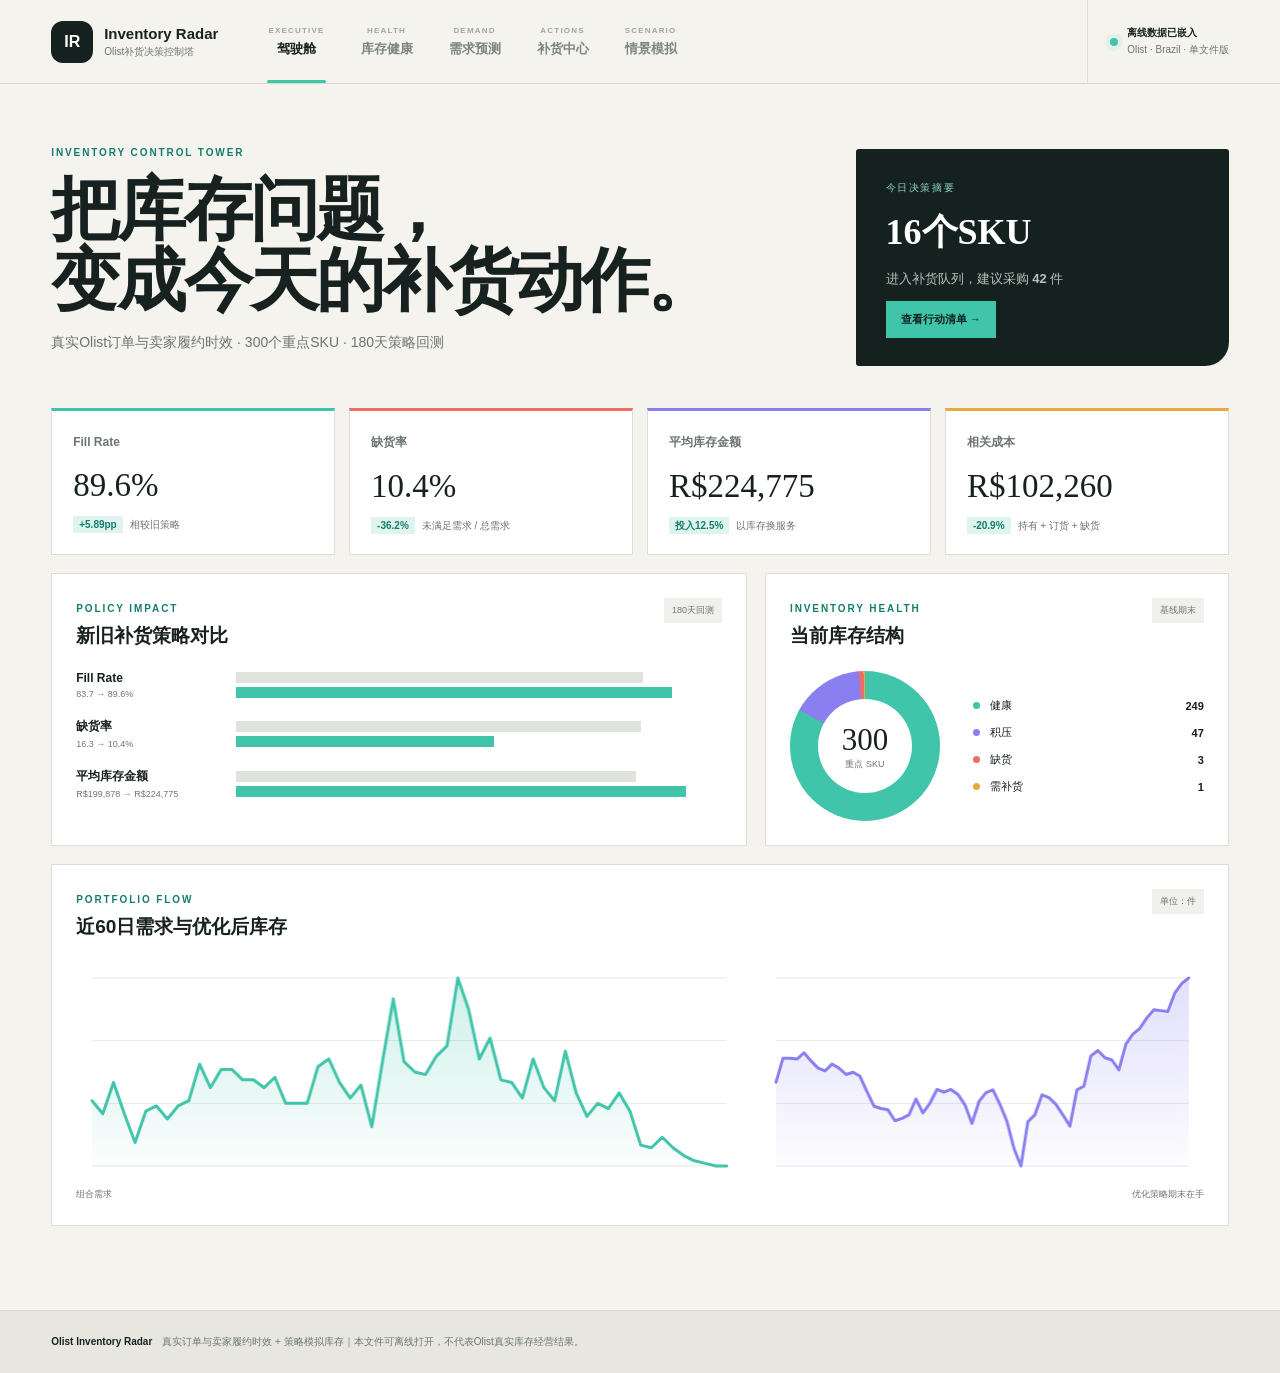
<file: assets/projects/inventory-dashboard.html>
<!doctype html>
<html lang="zh-CN">
<head>
  <meta charset="utf-8">
  <meta name="viewport" content="width=device-width,initial-scale=1">
  <meta name="description" content="Olist库存分析与补货决策离线看板">
  <title>Olist Inventory Radar｜库存补货决策看板</title>
  <style>
    :root{--ink:#17211f;--muted:#6c7571;--paper:#f4f3ed;--panel:#fff;--line:#dddeda;--mint:#40c4aa;--mint-dark:#147d6b;--coral:#ef6d65;--violet:#8a7ff0;--gold:#e9a93f;--navy:#15211e}
    *{box-sizing:border-box}html{scroll-behavior:smooth}body{margin:0;background:var(--paper);color:var(--ink);font-family:Arial,"PingFang SC","Microsoft YaHei",sans-serif}.hidden{display:none!important}
    button,input,select{font:inherit}.topbar{min-height:84px;display:flex;align-items:stretch;padding:0 4vw;border-bottom:1px solid #d7d9d1;background:rgba(244,243,237,.96);position:sticky;top:0;z-index:20;backdrop-filter:blur(12px)}
    .brand{display:flex;align-items:center;gap:11px;padding-right:32px}.brand-mark{width:42px;height:42px;display:grid;place-items:center;background:var(--navy);color:#fff;border-radius:12px;font-weight:900}.brand-text{display:flex;flex-direction:column;gap:3px}.brand-text b{font-size:15px}.brand-text span,.stamp span{font-size:10px;color:var(--muted)}
    nav{display:flex;flex:1;overflow:auto}nav button{position:relative;border:0;background:none;padding:0 18px;color:#7d8582;cursor:pointer;font-size:13px;font-weight:700;white-space:nowrap}nav button small{display:block;font-size:8px;letter-spacing:.15em;margin-bottom:5px;color:#a0a6a3}nav button.active{color:var(--ink)}nav button.active:after{content:"";height:3px;background:var(--mint);position:absolute;left:17px;right:17px;bottom:0;border-radius:2px}.stamp{display:flex;align-items:center;gap:9px;padding-left:22px;border-left:1px solid #dcddd7}.stamp i{width:8px;height:8px;background:var(--mint);border-radius:50%;box-shadow:0 0 0 5px #40c4aa18}.stamp div{display:flex;flex-direction:column;gap:3px}.stamp b{font-size:10px}
    main{width:min(1420px,92vw);margin:0 auto;padding:58px 0 84px}.hero{display:grid;grid-template-columns:1.4fr .7fr;gap:58px;align-items:end;margin-bottom:42px}.kicker,.panel-head span,.intro>span{font-size:10px;font-weight:900;letter-spacing:.19em;color:var(--mint-dark)}h1{font-family:Georgia,"Songti SC",serif;font-size:clamp(42px,5.4vw,76px);line-height:1.03;letter-spacing:-.04em;margin:14px 0 18px}.hero p,.intro p{color:var(--muted);font-size:14px}.callout{background:var(--navy);color:#fff;padding:28px 30px;border-radius:3px 3px 24px 3px}.callout>span{font-size:10px;letter-spacing:.16em;color:#8dd8c8}.callout>strong{font-family:Georgia,serif;font-size:36px;display:block;margin:13px 0 4px}.callout p{color:#b7c2be;font-size:13px}.callout button,.dark-button{border:0;background:var(--mint);color:#10221e;padding:11px 15px;font-size:11px;font-weight:900;cursor:pointer}
    .metrics{display:grid;grid-template-columns:repeat(4,1fr);gap:14px;margin:18px 0}.metrics.three{grid-template-columns:repeat(3,1fr)}.metric{background:#fff;border:1px solid var(--line);border-top:3px solid var(--mint);padding:21px;min-height:145px}.metric.coral{border-top-color:var(--coral)}.metric.violet{border-top-color:var(--violet)}.metric.gold{border-top-color:var(--gold)}.metric label{font-size:12px;font-weight:700;color:var(--muted)}.metric strong{display:block;font:33px Georgia,serif;margin:17px 0 10px}.metric small{font-size:10px;color:var(--muted)}.delta{font-size:10px;font-weight:900;background:#dff4ee;color:var(--mint-dark);padding:3px 6px;margin-right:7px}
    .grid2{display:grid;grid-template-columns:1.2fr .8fr;gap:18px;margin-top:18px}.panel{background:#fff;border:1px solid var(--line);padding:24px}.panel-head{display:flex;justify-content:space-between;align-items:flex-start;margin-bottom:22px}.panel-head h2{font-size:19px;margin:7px 0 0}.panel-head em{font-style:normal;font-size:9px;color:var(--muted);background:#f0f1ed;padding:6px 8px}.intro{max-width:900px;margin-bottom:44px}.intro h1{font-size:clamp(40px,5vw,66px)}
    .donut-box{display:grid;grid-template-columns:155px 1fr;gap:28px;align-items:center}.donut{width:150px;height:150px;border-radius:50%;display:grid;place-items:center}.donut-center{width:94px;height:94px;border-radius:50%;background:#fff;display:grid;place-content:center;text-align:center}.donut-center strong{font:31px Georgia,serif}.donut-center span{font-size:9px;color:var(--muted)}.legend{display:flex;flex-direction:column;gap:12px}.legend div{display:grid;grid-template-columns:9px 1fr auto;gap:8px;align-items:center;font-size:11px}.legend i{width:7px;height:7px;border-radius:50%}
    .compare-row{display:grid;grid-template-columns:145px 1fr;gap:15px;align-items:center;margin:19px 0}.compare-label{display:flex;flex-direction:column;gap:4px}.compare-label b{font-size:12px}.compare-label small{font-size:9px;color:var(--muted)}.bar-pair{display:flex;flex-direction:column;gap:4px}.bar-pair i{height:11px}.bar-old{background:#dfe2dd}.bar-new{background:var(--mint)}.chart-wrap{height:220px;position:relative}.chart-wrap.tall{height:310px}.chart-wrap canvas{width:100%;height:100%}.chart-note{display:flex;justify-content:space-between;color:var(--muted);font-size:9px;margin-top:6px}
    .abc-list{display:flex;flex-direction:column;gap:20px}.abc-row{display:grid;grid-template-columns:32px 1fr 175px;gap:14px;align-items:center}.abc-row>b{font:27px Georgia,serif}.abc-track{height:10px;background:#eef0ec}.abc-track i{display:block;height:100%;background:var(--violet)}.abc-row p{margin:0;display:flex;flex-direction:column;gap:4px}.abc-row p b{font-size:11px}.abc-row p small{font-size:9px;color:var(--muted)}
    .cards{display:grid;grid-template-columns:repeat(4,1fr);gap:10px}.issue-card{border:1px solid var(--line);padding:15px;background:#fafaf7}.issue-card header{display:flex;align-items:center;gap:8px}.issue-card header b{font-size:10px}.issue-card h3{font-size:15px;margin:15px 0 7px}.issue-card p{font-size:11px;color:var(--muted);line-height:1.55;min-height:34px}.issue-card small{font-size:9px;color:#888f8b}.pill{font-size:9px;font-weight:800;padding:4px 6px;white-space:nowrap}.pill.健康{color:#187665;background:#ddf2ec}.pill.需补货{color:#8a5b0d;background:#f9ebcb}.pill.积压{color:#6256ba;background:#eae7ff}.pill.缺货{color:#a83f38;background:#fae0dd}
    .model-list div{display:grid;grid-template-columns:34px 1fr auto;align-items:center;border-bottom:1px solid #eceee8;padding:13px 0}.model-list i{font-style:normal;font:12px Georgia,serif;color:var(--mint-dark)}.model-list span{font-size:12px}.model-list strong{font-size:11px}.note{font-size:11px;line-height:1.7;color:var(--muted);background:#f3f5f1;padding:14px;margin-top:18px}.note b{display:block;color:var(--ink);margin-bottom:4px}
    .action-banner{background:var(--navy);color:#fff;display:grid;grid-template-columns:repeat(3,1fr) auto;align-items:center;padding:20px 24px;margin-bottom:18px}.action-banner>div{border-right:1px solid #41504b;padding-left:18px}.action-banner span{font-size:9px;color:#98aaa4;display:block}.action-banner strong{font:30px Georgia,serif;margin-right:5px}.action-banner small{font-size:10px;color:#aebbb7}.action-banner button{margin-left:20px}.table-panel{padding:0;overflow:hidden}.filters{display:flex;gap:8px;padding:17px;border-bottom:1px solid var(--line);align-items:center;flex-wrap:wrap}.filters input,.filters select{border:1px solid var(--line);background:#f8f8f5;padding:10px 12px;font-size:11px;outline:none}.filters input{min-width:220px}.filters output{margin-left:auto;font-size:10px;color:var(--muted)}.table-scroll{overflow:auto;max-height:610px}table{width:100%;border-collapse:collapse;min-width:1000px}th{text-align:left;font-size:9px;letter-spacing:.05em;color:#858d89;background:#f5f6f2;padding:12px 14px;position:sticky;top:0}td{font-size:11px;padding:12px 14px;border-top:1px solid #eceee8}.priority{font-size:9px;font-weight:900;padding:5px 7px;border-radius:50%;background:#edf0eb;margin-right:7px}.priority.P0{background:#fae0dd;color:#a83f38}.priority.P1{background:#f9ebcb;color:#8a5b0d}.sku-cell b{display:block}.sku-cell small{font-size:9px;color:var(--muted)}.order{color:var(--mint-dark);font-size:14px}
    .scenario{display:grid;grid-template-columns:.75fr 1.25fr;gap:18px}.controls{background:#fff;border:1px solid var(--line);padding:29px}.controls>span{font-size:10px;font-weight:900;letter-spacing:.16em;color:var(--mint-dark)}.range-label{display:flex;justify-content:space-between;align-items:end;margin:10px 0 17px}.range-label h2{font-size:17px;margin:0}.range-label strong{font:27px Georgia,serif;color:var(--mint-dark)}input[type=range]{width:100%;accent-color:var(--mint-dark)}.ticks{display:flex;justify-content:space-between;color:var(--muted);margin-top:7px;font-size:9px}.controls hr{border:0;border-top:1px solid var(--line);margin:34px 0}.controls p{font-size:10px;color:var(--muted);line-height:1.7;margin-top:32px}.scenario-output{background:var(--navy);color:#fff;padding:29px}.scenario-output .panel-head span{color:#7bcab9}.scenario-output .panel-head em{background:#263530;color:#afbbb7}.scenario-metrics{display:grid;grid-template-columns:1fr 1fr;gap:1px;background:#3a4743}.scenario-metrics div{background:#182823;padding:23px}.scenario-metrics span{font-size:9px;color:#95a49f;display:block}.scenario-metrics strong{font:31px Georgia,serif;display:inline-block;margin:10px 6px 0 0}.scenario-metrics small{font-size:9px;color:#93a09c}.trade{margin:28px 0}.trade div{display:grid;grid-template-columns:90px 1fr;align-items:center;font-size:10px;margin:15px 0}.trade i{height:8px;background:#31403b}.trade b{height:100%;display:block;background:var(--mint)}.trade b.violet{background:var(--violet)}.rec-note{border-left:3px solid var(--mint);padding-left:15px}.rec-note p{font-size:10px;line-height:1.6;color:#aebbb7}
    footer{background:#e7e7e0;border-top:1px solid #d7d8d1;padding:24px 4vw;font-size:10px;color:var(--muted)}footer b{color:var(--ink)}
    @media(max-width:1000px){.stamp{display:none}.metrics{grid-template-columns:1fr 1fr}.hero,.grid2,.scenario{grid-template-columns:1fr}.cards{grid-template-columns:1fr 1fr}.action-banner{grid-template-columns:repeat(3,1fr)}.action-banner button{grid-column:1/-1;margin:16px 0 0}}
    @media(max-width:700px){.topbar{height:auto;flex-wrap:wrap;padding:10px 4vw}.brand{padding-right:0}.brand-text span{display:none}nav{order:2;width:100%;margin-top:8px}nav button{padding:10px 13px}nav button small{display:none}main{padding-top:38px}.metrics,.metrics.three,.cards{grid-template-columns:1fr}.hero h1,.intro h1{font-size:39px}.action-banner{grid-template-columns:1fr}.action-banner>div{padding:11px;border-right:0;border-bottom:1px solid #41504b}.donut-box{grid-template-columns:1fr;justify-items:center}.abc-row{grid-template-columns:28px 1fr}.abc-row p{grid-column:2}.filters input{width:100%;min-width:100%}.scenario-metrics{grid-template-columns:1fr}}
  </style>
</head>
<body>
  <header class="topbar">
    <div class="brand"><div class="brand-mark">IR</div><div class="brand-text"><b>Inventory Radar</b><span>Olist补货决策控制塔</span></div></div>
    <nav aria-label="看板页面">
      <button class="active" data-tab="executive"><small>EXECUTIVE</small>驾驶舱</button>
      <button data-tab="health"><small>HEALTH</small>库存健康</button>
      <button data-tab="forecast"><small>DEMAND</small>需求预测</button>
      <button data-tab="replenishment"><small>ACTIONS</small>补货中心</button>
      <button data-tab="scenario"><small>SCENARIO</small>情景模拟</button>
    </nav>
    <div class="stamp"><i></i><div><b>离线数据已嵌入</b><span>Olist · Brazil · 单文件版</span></div></div>
  </header>
  <main id="app"></main>
  <footer><b>Olist Inventory Radar</b>　真实订单与卖家履约时效 + 策略模拟库存｜本文件可离线打开，不代表Olist真实库存经营结果。</footer>
  <script>
  const DATA={"generatedAt":"2026-07-14T16:16:38.802224","summary":{"portfolio":{"company":"Olist","market":"Brazil Marketplace","sku_count":300,"seller_count":152,"categories":40,"history_days":581,"backtest_days":180,"data_type":"真实订单、价格与卖家履约时效 + 策略模拟库存"},"forecast":{"weighted_wape":0.9041485481741358,"best_model_mix":{"4周季节朴素":176,"Croston间歇需求":59,"4周移动平均":30,"12周移动平均":19,"8周移动平均":14,"近期动量融合":2},"forecast_28d_units":796.9963735706056},"current_inventory":{"inventory_value":269023.4423688657,"inventory_units":1533.0,"status_counts":{"健康":249,"积压":47,"缺货":3,"需补货":1},"replenishment_skus":16,"recommended_order_units":42},"impact":{"baseline_fill_rate":0.8373245251857968,"optimized_fill_rate":0.8962290118359483,"fill_rate_change_pp":5.890448665015146,"baseline_stockout_rate":0.16267547481420314,"optimized_stockout_rate":0.10377098816405175,"stockout_reduction_pct":0.3620981387478849,"baseline_inventory_value":199878.26380685027,"optimized_inventory_value":224774.82064939206,"inventory_value_change_pct":0.12455860066205221,"baseline_cost":129351.5914597793,"optimized_cost":102260.10475691811,"cost_change_pct":-0.20944069104310203}},"statusCounts":[{"name":"健康","value":249},{"name":"积压","value":47},{"name":"缺货","value":3},{"name":"需补货","value":1}],"abcSummary":[{"abc_class":"A","skuCount":187,"revenue":2143623.51,"inventoryValue":191458.1011018797},{"abc_class":"B","skuCount":81,"revenue":400099.97000000003,"inventoryValue":53733.33437450987},{"abc_class":"C","skuCount":32,"revenue":136666.26,"inventoryValue":23832.006892476147}],"categorySummary":[{"category":"watches_gifts","skuCount":37,"revenue":402033.66,"inventoryValue":36880.71304143463},{"category":"health_beauty","skuCount":40,"revenue":386523.97,"inventoryValue":36826.171969375704},{"category":"computers_accessories","skuCount":24,"revenue":239622.6,"inventoryValue":16463.797857573925},{"category":"computers","skuCount":14,"revenue":159669.65,"inventoryValue":17138.840023809524},{"category":"garden_tools","skuCount":14,"revenue":158448.02,"inventoryValue":5325.185962630362},{"category":"cool_stuff","skuCount":18,"revenue":149895.63,"inventoryValue":8465.4561280663},{"category":"bed_bath_table","skuCount":15,"revenue":106527.97,"inventoryValue":5997.110005955556},{"category":"furniture_decor","skuCount":9,"revenue":91118.32,"inventoryValue":7009.326799436767},{"category":"housewares","skuCount":12,"revenue":82636.3,"inventoryValue":10253.32023059224},{"category":"baby","skuCount":6,"revenue":70776.68,"inventoryValue":7756.314231510231},{"category":"telephony","skuCount":7,"revenue":64024.380000000005,"inventoryValue":16274.37862274751},{"category":"auto","skuCount":8,"revenue":61831.100000000006,"inventoryValue":9990.71370444426}],"policyComparison":[{"policy":"优化策略","demand_units":7266.0,"filled_units":6512.0,"lost_units":754.0,"avg_inventory_value":224774.82064939206,"holding_cost":27711.964189651077,"ordering_cost":2858.5,"lost_margin":71689.64056726704,"order_count":1449.0,"fill_rate":0.8962290118359483,"stockout_rate":0.10377098816405175,"total_relevant_cost":102260.10475691811},{"policy":"旧策略","demand_units":7266.0,"filled_units":6084.0,"lost_units":1182.0,"avg_inventory_value":199878.26380685027,"holding_cost":24642.52567481716,"ordering_cost":2258.5,"lost_margin":102450.56578496213,"order_count":1150.0,"fill_rate":0.8373245251857968,"stockout_rate":0.16267547481420314,"total_relevant_cost":129351.5914597793}],"scenario":[{"service_level":90,"safety_stock_units":172,"recommended_order_units":35,"incremental_inventory_value":5444.8,"modeled_fill_rate":90.8},{"service_level":95,"safety_stock_units":221,"recommended_order_units":42,"incremental_inventory_value":8620.96,"modeled_fill_rate":95.8},{"service_level":97,"safety_stock_units":252,"recommended_order_units":44,"incremental_inventory_value":9548.27,"modeled_fill_rate":97.8},{"service_level":99,"safety_stock_units":312,"recommended_order_units":66,"incremental_inventory_value":17396.93,"modeled_fill_rate":99.8}],"inventoryTrend":{"demand":[25.0,20.0,32.0,20.0,9.0,21.0,23.0,18.0,23.0,25.0,39.0,30.0,37.0,37.0,33.0,33.0,30.0,34.0,24.0,24.0,24.0,38.0,41.0,32.0,26.0,31.0,15.0,40.0,64.0,40.0,36.0,35.0,42.0,46.0,72.0,60.0,41.0,49.0,33.0,32.0,26.0,41.0,30.0,25.0,44.0,28.0,19.0,24.0,22.0,28.0,21.0,8.0,7.0,11.0,7.0,4.0,2.0,1.0,0.0,0.0],"onHand":[1401.0,1454.0,1454.0,1452.0,1466.0,1448.0,1432.0,1426.0,1441.0,1432.0,1418.0,1423.0,1414.0,1380.0,1348.0,1343.0,1340.0,1316.0,1321.0,1329.0,1364.0,1333.0,1355.0,1385.0,1379.0,1385.0,1374.0,1351.0,1310.0,1358.0,1378.0,1384.0,1352.0,1315.0,1255.0,1216.0,1314.0,1329.0,1373.0,1367.0,1352.0,1329.0,1304.0,1384.0,1392.0,1459.0,1471.0,1455.0,1450.0,1428.0,1485.0,1507.0,1520.0,1543.0,1561.0,1559.0,1557.0,1598.0,1619.0,1631.0]},"demandTrend":{"actual":[9.0,21.0,23.0,18.0,23.0,25.0,39.0,30.0,37.0,37.0,33.0,33.0,30.0,34.0,24.0,24.0,24.0,38.0,41.0,32.0,26.0,31.0,15.0,40.0,64.0,40.0,36.0,35.0,42.0,46.0,72.0,60.0,41.0,49.0,33.0,32.0,26.0,41.0,30.0,25.0,44.0,28.0,19.0,24.0,22.0,28.0,21.0,8.0,7.0,11.0,7.0,4.0,2.0,1.0,0.0,0.0],"forecast":[36.74,36.71,49.08,54.02,41.22,36.6,31.9,24.95,25.23,31.63,34.33,27.19,27.19,23.75,24.27,23.96,31.23,30.87,23.17,26.11,21.66,18.38,16.92,23.31,23.55,17.06,19.28,16.77]},"recommendations":[{"item_id":"OL-43CC8E4D98","cat_id":"HEALTH_BEAUTY","seller_state":"SP","abc_class":"B","xyz_class":"Z","status":"缺货","priority":"P0","current_on_hand":0.0,"in_transit":0,"days_of_supply":0.0,"lead_time_days":2,"reorder_point":0.8902712234042696,"safety_stock":0.6045569376899839,"suggested_order_qty":2,"estimated_stockout_days":0.0,"avg_price":1240.0,"inventory_value":0.0},{"item_id":"OL-A319B66AB6","cat_id":"CONSTRUCTION_TOOLS_CONSTRUCTION","seller_state":"SP","abc_class":"B","xyz_class":"Z","status":"缺货","priority":"P0","current_on_hand":0.0,"in_transit":0,"days_of_supply":0.0,"lead_time_days":2,"reorder_point":0.5784867812177368,"safety_stock":0.435629638360594,"suggested_order_qty":2,"estimated_stockout_days":0.0,"avg_price":2300.0,"inventory_value":0.0},{"item_id":"OL-E9C1ABCC71","cat_id":"HEALTH_BEAUTY","seller_state":"MG","abc_class":"C","xyz_class":"Z","status":"缺货","priority":"P0","current_on_hand":0.0,"in_transit":0,"days_of_supply":0.0,"lead_time_days":2,"reorder_point":0.5070582097891654,"safety_stock":0.435629638360594,"suggested_order_qty":1,"estimated_stockout_days":0.0,"avg_price":349.0,"inventory_value":0.0},{"item_id":"OL-73326828AA","cat_id":"FOOD","seller_state":"SP","abc_class":"C","xyz_class":"X","status":"需补货","priority":"P2","current_on_hand":6.0,"in_transit":0,"days_of_supply":3.169811320754717,"lead_time_days":2,"reorder_point":7.1179040005196335,"safety_stock":3.332189714805348,"suggested_order_qty":15,"estimated_stockout_days":3.0,"avg_price":82.62301886792454,"inventory_value":322.22977358490573},{"item_id":"OL-ACA2EB7D00","cat_id":"FURNITURE_DECOR","seller_state":"SP","abc_class":"A","xyz_class":"Y","status":"积压","priority":"P3","current_on_hand":46.0,"in_transit":0,"days_of_supply":429.33333333333337,"lead_time_days":2,"reorder_point":0.8836701839157006,"safety_stock":0.6693844696299863,"suggested_order_qty":0,"estimated_stockout_days":429.0,"avg_price":71.35442307692308,"inventory_value":2133.4972500000003},{"item_id":"OL-53B36DF67E","cat_id":"WATCHES_GIFTS","seller_state":"SP","abc_class":"A","xyz_class":"Z","status":"积压","priority":"P3","current_on_hand":59.0,"in_transit":0,"days_of_supply":826.0,"lead_time_days":4,"reorder_point":1.1406869062222067,"safety_stock":0.8549726205079211,"suggested_order_qty":0,"estimated_stockout_days":826.0,"avg_price":116.68109034267911,"inventory_value":4474.719814641744},{"item_id":"OL-F819F0C84A","cat_id":"WATCHES_GIFTS","seller_state":"SP","abc_class":"A","xyz_class":"Z","status":"积压","priority":"P3","current_on_hand":2.0,"in_transit":0,"days_of_supply":84.0,"lead_time_days":3,"reorder_point":0.07142857142857142,"safety_stock":0.0,"suggested_order_qty":0,"estimated_stockout_days":84.0,"avg_price":646.6268181818182,"inventory_value":840.6148636363637},{"item_id":"OL-16C4E87B98","cat_id":"MUSICAL_INSTRUMENTS","seller_state":"PR","abc_class":"A","xyz_class":"Z","status":"积压","priority":"P3","current_on_hand":3.0,"in_transit":0,"days_of_supply":122.42914979757086,"lead_time_days":3,"reorder_point":0.07351190476190476,"safety_stock":0.0,"suggested_order_qty":0,"estimated_stockout_days":122.0,"avg_price":1925.6923076923076,"inventory_value":3755.1000000000004},{"item_id":"OL-5A848E4AB5","cat_id":"UNKNOWN","seller_state":"SP","abc_class":"A","xyz_class":"Z","status":"积压","priority":"P3","current_on_hand":19.0,"in_transit":0,"days_of_supply":133.0,"lead_time_days":3,"reorder_point":1.1689994374714405,"safety_stock":0.7404280089000119,"suggested_order_qty":0,"estimated_stockout_days":133.0,"avg_price":122.99,"inventory_value":1518.9265},{"item_id":"OL-422879E10F","cat_id":"GARDEN_TOOLS","seller_state":"SP","abc_class":"A","xyz_class":"Y","status":"积压","priority":"P3","current_on_hand":21.0,"in_transit":0,"days_of_supply":98.0,"lead_time_days":4,"reorder_point":2.482801884346063,"safety_stock":1.6256590272032057,"suggested_order_qty":0,"estimated_stockout_days":98.0,"avg_price":54.911611570247935,"inventory_value":749.5434979338843},{"item_id":"OL-E53E557D5A","cat_id":"COMPUTERS_ACCESSORIES","seller_state":"PR","abc_class":"A","xyz_class":"Y","status":"积压","priority":"P3","current_on_hand":11.0,"in_transit":0,"days_of_supply":77.0,"lead_time_days":7,"reorder_point":2.933710046892901,"safety_stock":1.9337100468929012,"suggested_order_qty":0,"estimated_stockout_days":77.0,"avg_price":84.32839779005525,"inventory_value":602.948044198895},{"item_id":"OL-87FEB07ADC","cat_id":"HOME_APPLIANCES_2","seller_state":"RJ","abc_class":"A","xyz_class":"Z","status":"积压","priority":"P3","current_on_hand":2.0,"in_transit":0,"days_of_supply":155.78947368421055,"lead_time_days":3,"reorder_point":0.03851351351351351,"safety_stock":0.0,"suggested_order_qty":0,"estimated_stockout_days":155.0,"avg_price":2110.0,"inventory_value":2743.0},{"item_id":"OL-0433830CAC","cat_id":"SMALL_APPLIANCES_HOME_OVEN_AND_COFFEE","seller_state":"SP","abc_class":"A","xyz_class":"Z","status":"积压","priority":"P3","current_on_hand":2.0,"in_transit":0,"days_of_supply":151.57894736842107,"lead_time_days":2,"reorder_point":0.026388888888888885,"safety_stock":0.0,"suggested_order_qty":0,"estimated_stockout_days":151.0,"avg_price":1884.7142857142858,"inventory_value":2450.1285714285714},{"item_id":"OL-44FC450365","cat_id":"SMALL_APPLIANCES","seller_state":"SP","abc_class":"A","xyz_class":"Z","status":"积压","priority":"P3","current_on_hand":4.0,"in_transit":0,"days_of_supply":161.1228070175439,"lead_time_days":2,"reorder_point":0.3605273469943403,"safety_stock":0.31087577905008945,"suggested_order_qty":0,"estimated_stockout_days":161.0,"avg_price":852.5333333333333,"inventory_value":2216.5866666666666},{"item_id":"OL-8ED094BFE0","cat_id":"OFFICE_FURNITURE","seller_state":"SP","abc_class":"A","xyz_class":"Z","status":"积压","priority":"P3","current_on_hand":18.0,"in_transit":0,"days_of_supply":1008.0,"lead_time_days":14,"reorder_point":1.0725,"safety_stock":0.8225,"suggested_order_qty":0,"estimated_stockout_days":1008.0,"avg_price":184.95842857142858,"inventory_value":2164.0136142857145},{"item_id":"OL-36F60D4522","cat_id":"COMPUTERS_ACCESSORIES","seller_state":"PR","abc_class":"A","xyz_class":"Z","status":"积压","priority":"P3","current_on_hand":5.0,"in_transit":0,"days_of_supply":70.0,"lead_time_days":5,"reorder_point":1.0459337938903253,"safety_stock":0.6887909367474683,"suggested_order_qty":0,"estimated_stockout_days":70.0,"avg_price":88.50373015873016,"inventory_value":287.63712301587304},{"item_id":"OL-4298B7E67D","cat_id":"COMPUTERS_ACCESSORIES","seller_state":"PR","abc_class":"A","xyz_class":"Y","status":"积压","priority":"P3","current_on_hand":20.0,"in_transit":0,"days_of_supply":86.15384615384615,"lead_time_days":8,"reorder_point":4.203080254587059,"safety_stock":2.3459373974442017,"suggested_order_qty":0,"estimated_stockout_days":86.0,"avg_price":141.72183908045977,"inventory_value":1842.383908045977},{"item_id":"OL-4C2394ABFB","cat_id":"HEALTH_BEAUTY","seller_state":"SP","abc_class":"A","xyz_class":"Z","status":"积压","priority":"P3","current_on_hand":4.0,"in_transit":0,"days_of_supply":168.0,"lead_time_days":3,"reorder_point":0.07142857142857142,"safety_stock":0.0,"suggested_order_qty":0,"estimated_stockout_days":168.0,"avg_price":84.99,"inventory_value":220.974},{"item_id":"OL-9BFC55DF03","cat_id":"AUDIO","seller_state":"SP","abc_class":"A","xyz_class":"Z","status":"积压","priority":"P3","current_on_hand":2.0,"in_transit":0,"days_of_supply":74.60526315789473,"lead_time_days":4,"reorder_point":0.5468757835103121,"safety_stock":0.43964474294593814,"suggested_order_qty":0,"estimated_stockout_days":74.0,"avg_price":590.12125,"inventory_value":767.157625},{"item_id":"OL-5237739BB5","cat_id":"WATCHES_GIFTS","seller_state":"SP","abc_class":"A","xyz_class":"Z","status":"积压","priority":"P3","current_on_hand":3.0,"in_transit":0,"days_of_supply":134.47368421052633,"lead_time_days":3,"reorder_point":0.0669275929549902,"safety_stock":0.0,"suggested_order_qty":0,"estimated_stockout_days":134.0,"avg_price":915.5041666666666,"inventory_value":1785.2331250000002},{"item_id":"OL-FE6A9515D6","cat_id":"COOL_STUFF","seller_state":"RS","abc_class":"A","xyz_class":"Z","status":"积压","priority":"P3","current_on_hand":1.0,"in_transit":0,"days_of_supply":84.0,"lead_time_days":3,"reorder_point":0.03571428571428571,"safety_stock":0.0,"suggested_order_qty":0,"estimated_stockout_days":84.0,"avg_price":250.4,"inventory_value":162.76000000000002},{"item_id":"OL-11250B0D4B","cat_id":"AGRO_INDUSTRY_AND_COMMERCE","seller_state":"PR","abc_class":"A","xyz_class":"Z","status":"积压","priority":"P3","current_on_hand":2.0,"in_transit":0,"days_of_supply":112.0,"lead_time_days":3,"reorder_point":0.43431494460289033,"safety_stock":0.3807435160314618,"suggested_order_qty":0,"estimated_stockout_days":112.0,"avg_price":414.1363636363636,"inventory_value":538.3772727272727},{"item_id":"OL-0A57F7D2C9","cat_id":"WATCHES_GIFTS","seller_state":"SP","abc_class":"A","xyz_class":"Z","status":"积压","priority":"P3","current_on_hand":12.0,"in_transit":0,"days_of_supply":75.05507955936353,"lead_time_days":3,"reorder_point":0.47964774951076317,"safety_stock":0.0,"suggested_order_qty":0,"estimated_stockout_days":75.0,"avg_price":111.26744186046511,"inventory_value":867.8860465116279},{"item_id":"OL-1F411E9A31","cat_id":"COMPUTERS","seller_state":"SP","abc_class":"A","xyz_class":"Z","status":"积压","priority":"P3","current_on_hand":6.0,"in_transit":0,"days_of_supply":265.2631578947368,"lead_time_days":3,"reorder_point":0.06785714285714285,"safety_stock":0.0,"suggested_order_qty":0,"estimated_stockout_days":265.0,"avg_price":656.66,"inventory_value":2560.974},{"item_id":"OL-7C1BD920DB","cat_id":"HEALTH_BEAUTY","seller_state":"SP","abc_class":"A","xyz_class":"Z","status":"积压","priority":"P3","current_on_hand":6.0,"in_transit":0,"days_of_supply":84.0,"lead_time_days":3,"reorder_point":0.9547137231857262,"safety_stock":0.7404280089000119,"suggested_order_qty":0,"estimated_stockout_days":84.0,"avg_price":59.94454545454545,"inventory_value":233.78372727272725},{"item_id":"OL-B114BF337C","cat_id":"OFFICE_FURNITURE","seller_state":"SP","abc_class":"A","xyz_class":"Z","status":"积压","priority":"P3","current_on_hand":12.0,"in_transit":0,"days_of_supply":129.3567251461988,"lead_time_days":14,"reorder_point":2.8982414877216582,"safety_stock":1.5995073105064683,"suggested_order_qty":0,"estimated_stockout_days":129.0,"avg_price":154.59259259259258,"inventory_value":1205.8222222222223},{"item_id":"OL-7C55EA4AEA","cat_id":"HOUSEWARES","seller_state":"SP","abc_class":"A","xyz_class":"Z","status":"积压","priority":"P3","current_on_hand":6.0,"in_transit":0,"days_of_supply":176.84210526315792,"lead_time_days":2,"reorder_point":0.06785714285714285,"safety_stock":0.0,"suggested_order_qty":0,"estimated_stockout_days":176.0,"avg_price":406.0,"inventory_value":1583.4},{"item_id":"OL-D04E489825","cat_id":"WATCHES_GIFTS","seller_state":"SP","abc_class":"A","xyz_class":"Z","status":"积压","priority":"P3","current_on_hand":4.0,"in_transit":0,"days_of_supply":77.24137931034484,"lead_time_days":2,"reorder_point":0.414447207621518,"safety_stock":0.31087577905008945,"suggested_order_qty":0,"estimated_stockout_days":77.0,"avg_price":248.32758620689654,"inventory_value":645.6517241379311},{"item_id":"OL-2D4500A3D3","cat_id":"SMALL_APPLIANCES","seller_state":"SP","abc_class":"A","xyz_class":"Z","status":"积压","priority":"P3","current_on_hand":2.0,"in_transit":0,"days_of_supply":176.8421052631579,"lead_time_days":2,"reorder_point":0.02261904761904762,"safety_stock":0.0,"suggested_order_qty":0,"estimated_stockout_days":176.0,"avg_price":1199.0,"inventory_value":1558.7},{"item_id":"OL-2A5806F10D","cat_id":"OFFICE_FURNITURE","seller_state":"SP","abc_class":"A","xyz_class":"Z","status":"积压","priority":"P3","current_on_hand":7.0,"in_transit":0,"days_of_supply":98.0,"lead_time_days":13,"reorder_point":2.4698952397509903,"safety_stock":1.541323811179562,"suggested_order_qty":0,"estimated_stockout_days":98.0,"avg_price":171.34849056603775,"inventory_value":779.6356320754718},{"item_id":"OL-8F211599D0","cat_id":"HOUSEWARES","seller_state":"ES","abc_class":"A","xyz_class":"Z","status":"积压","priority":"P3","current_on_hand":2.0,"in_transit":0,"days_of_supply":112.0,"lead_time_days":2,"reorder_point":0.34659006476437515,"safety_stock":0.31087577905008945,"suggested_order_qty":0,"estimated_stockout_days":112.0,"avg_price":1357.5,"inventory_value":1764.75},{"item_id":"OL-FE01B64306","cat_id":"PERFUMERY","seller_state":"MT","abc_class":"A","xyz_class":"Z","status":"积压","priority":"P3","current_on_hand":3.0,"in_transit":0,"days_of_supply":126.0,"lead_time_days":2,"reorder_point":0.047619047619047616,"safety_stock":0.0,"suggested_order_qty":0,"estimated_stockout_days":126.0,"avg_price":140.40434782608696,"inventory_value":273.78847826086957},{"item_id":"OL-F96FF9B997","cat_id":"HEALTH_BEAUTY","seller_state":"MG","abc_class":"A","xyz_class":"Z","status":"积压","priority":"P3","current_on_hand":2.0,"in_transit":0,"days_of_supply":112.0,"lead_time_days":2,"reorder_point":0.34659006476437515,"safety_stock":0.31087577905008945,"suggested_order_qty":0,"estimated_stockout_days":112.0,"avg_price":770.25,"inventory_value":1001.325},{"item_id":"OL-EC2D43CC59","cat_id":"BED_BATH_TABLE","seller_state":"SP","abc_class":"A","xyz_class":"Z","status":"积压","priority":"P3","current_on_hand":7.0,"in_transit":0,"days_of_supply":196.0,"lead_time_days":4,"reorder_point":1.022146628749019,"safety_stock":0.8792894858918763,"suggested_order_qty":0,"estimated_stockout_days":196.0,"avg_price":45.89137404580152,"inventory_value":208.80575190839693},{"item_id":"OL-59F09DEEEA","cat_id":"HOUSEWARES","seller_state":"SP","abc_class":"A","xyz_class":"Z","status":"积压","priority":"P3","current_on_hand":2.0,"in_transit":0,"days_of_supply":69.07894736842105,"lead_time_days":3,"reorder_point":0.08685714285714285,"safety_stock":0.0,"suggested_order_qty":0,"estimated_stockout_days":69.0,"avg_price":374.9,"inventory_value":487.37},{"item_id":"OL-B9AC731489","cat_id":"HEALTH_BEAUTY","seller_state":"SC","abc_class":"A","xyz_class":"Z","status":"积压","priority":"P3","current_on_hand":4.0,"in_transit":0,"days_of_supply":224.0,"lead_time_days":4,"reorder_point":0.5110733143745095,"safety_stock":0.43964474294593814,"suggested_order_qty":0,"estimated_stockout_days":224.0,"avg_price":562.625,"inventory_value":1462.825},{"item_id":"OL-FFC9CAF33E","cat_id":"HEALTH_BEAUTY","seller_state":"SP","abc_class":"B","xyz_class":"Z","status":"积压","priority":"P3","current_on_hand":5.0,"in_transit":0,"days_of_supply":107.79727095516569,"lead_time_days":2,"reorder_point":0.4036425059940316,"safety_stock":0.31087577905008945,"suggested_order_qty":0,"estimated_stockout_days":107.0,"avg_price":207.77444444444444,"inventory_value":675.2669444444444},{"item_id":"OL-D223956743","cat_id":"TOYS","seller_state":"RJ","abc_class":"B","xyz_class":"Z","status":"积压","priority":"P3","current_on_hand":2.0,"in_transit":0,"days_of_supply":151.57894736842104,"lead_time_days":4,"reorder_point":0.05277777777777778,"safety_stock":0.0,"suggested_order_qty":0,"estimated_stockout_days":151.0,"avg_price":799.9,"inventory_value":1039.8700000000001},{"item_id":"OL-27DD6092AA","cat_id":"WATCHES_GIFTS","seller_state":"SP","abc_class":"B","xyz_class":"Z","status":"积压","priority":"P3","current_on_hand":2.0,"in_transit":0,"days_of_supply":112.0,"lead_time_days":9,"reorder_point":0.820181400133193,"safety_stock":0.6594671144189073,"suggested_order_qty":0,"estimated_stockout_days":112.0,"avg_price":1374.0,"inventory_value":1786.2},{"item_id":"OL-638BBB2A5E","cat_id":"CONSTRUCTION_TOOLS_CONSTRUCTION","seller_state":"SP","abc_class":"B","xyz_class":"Z","status":"积压","priority":"P3","current_on_hand":1.0,"in_transit":0,"days_of_supply":132.6315789473684,"lead_time_days":2,"reorder_point":0.01507936507936508,"safety_stock":0.0,"suggested_order_qty":0,"estimated_stockout_days":132.0,"avg_price":1349.0,"inventory_value":876.85},{"item_id":"OL-51CE083CD2","cat_id":"BED_BATH_TABLE","seller_state":"SP","abc_class":"B","xyz_class":"Z","status":"积压","priority":"P3","current_on_hand":4.0,"in_transit":0,"days_of_supply":112.0,"lead_time_days":3,"reorder_point":0.48788637317431893,"safety_stock":0.3807435160314618,"suggested_order_qty":0,"estimated_stockout_days":112.0,"avg_price":204.51538461538465,"inventory_value":531.7400000000001},{"item_id":"OL-B914A18D45","cat_id":"WATCHES_GIFTS","seller_state":"SP","abc_class":"B","xyz_class":"Z","status":"积压","priority":"P3","current_on_hand":1.0,"in_transit":0,"days_of_supply":84.0,"lead_time_days":3,"reorder_point":0.03571428571428571,"safety_stock":0.0,"suggested_order_qty":0,"estimated_stockout_days":84.0,"avg_price":746.62,"inventory_value":485.303},{"item_id":"OL-0D85C435FD","cat_id":"COMPUTERS_ACCESSORIES","seller_state":"PR","abc_class":"B","xyz_class":"Y","status":"积压","priority":"P3","current_on_hand":12.0,"in_transit":0,"days_of_supply":96.0,"lead_time_days":4,"reorder_point":1.7645215588226533,"safety_stock":1.2645215588226533,"suggested_order_qty":0,"estimated_stockout_days":96.0,"avg_price":70.56901408450705,"inventory_value":550.438309859155},{"item_id":"OL-259037A6A4","cat_id":"COMPUTERS","seller_state":"BA","abc_class":"B","xyz_class":"Z","status":"积压","priority":"P3","current_on_hand":1.0,"in_transit":0,"days_of_supply":537.8947368421053,"lead_time_days":2,"reorder_point":0.003718199608610567,"safety_stock":0.0,"suggested_order_qty":0,"estimated_stockout_days":537.0,"avg_price":4590.0,"inventory_value":2983.5},{"item_id":"OL-CD48F265A6","cat_id":"DRINKS","seller_state":"SP","abc_class":"B","xyz_class":"Z","status":"积压","priority":"P3","current_on_hand":5.0,"in_transit":0,"days_of_supply":140.0,"lead_time_days":4,"reorder_point":0.7589304855983816,"safety_stock":0.6160733427412387,"suggested_order_qty":0,"estimated_stockout_days":140.0,"avg_price":49.2854347826087,"inventory_value":160.17766304347828},{"item_id":"OL-AD88641611","cat_id":"UNKNOWN","seller_state":"SP","abc_class":"B","xyz_class":"Z","status":"积压","priority":"P3","current_on_hand":3.0,"in_transit":0,"days_of_supply":84.0,"lead_time_days":3,"reorder_point":0.6406780225511671,"safety_stock":0.53353516540831,"suggested_order_qty":0,"estimated_stockout_days":84.0,"avg_price":155.70103448275862,"inventory_value":303.61701724137936},{"item_id":"OL-679D1A26CC","cat_id":"HEALTH_BEAUTY","seller_state":"MG","abc_class":"C","xyz_class":"Z","status":"积压","priority":"P3","current_on_hand":2.0,"in_transit":0,"days_of_supply":215.1578947368421,"lead_time_days":2,"reorder_point":0.018590998043052837,"safety_stock":0.0,"suggested_order_qty":0,"estimated_stockout_days":215.0,"avg_price":870.97,"inventory_value":1132.261},{"item_id":"OL-705AFFD495","cat_id":"SMALL_APPLIANCES","seller_state":"RS","abc_class":"C","xyz_class":"Z","status":"积压","priority":"P3","current_on_hand":1.0,"in_transit":0,"days_of_supply":176.8421052631579,"lead_time_days":3,"reorder_point":0.016964285714285713,"safety_stock":0.0,"suggested_order_qty":0,"estimated_stockout_days":176.0,"avg_price":1449.0,"inventory_value":941.85},{"item_id":"OL-3B60D513E9","cat_id":"UNKNOWN","seller_state":"SP","abc_class":"C","xyz_class":"Z","status":"积压","priority":"P3","current_on_hand":7.0,"in_transit":0,"days_of_supply":588.0,"lead_time_days":3,"reorder_point":0.03571428571428571,"safety_stock":0.0,"suggested_order_qty":0,"estimated_stockout_days":588.0,"avg_price":152.27,"inventory_value":692.8285000000001},{"item_id":"OL-97C948EBC8","cat_id":"HEALTH_BEAUTY","seller_state":"SP","abc_class":"C","xyz_class":"Z","status":"积压","priority":"P3","current_on_hand":2.0,"in_transit":0,"days_of_supply":112.0,"lead_time_days":14,"reorder_point":1.0725,"safety_stock":0.8225,"suggested_order_qty":0,"estimated_stockout_days":112.0,"avg_price":1050.0,"inventory_value":1365.0},{"item_id":"OL-4CCE3FA9FE","cat_id":"CONSTRUCTION_TOOLS_CONSTRUCTION","seller_state":"SP","abc_class":"C","xyz_class":"Z","status":"积压","priority":"P3","current_on_hand":1.0,"in_transit":0,"days_of_supply":138.1578947368421,"lead_time_days":2,"reorder_point":0.014476190476190476,"safety_stock":0.0,"suggested_order_qty":0,"estimated_stockout_days":138.0,"avg_price":1029.5,"inventory_value":669.1750000000001},{"item_id":"OL-2B4609F894","cat_id":"HEALTH_BEAUTY","seller_state":"SP","abc_class":"A","xyz_class":"X","status":"健康","priority":"P4","current_on_hand":3.0,"in_transit":0,"days_of_supply":10.5,"lead_time_days":3,"reorder_point":2.265004872592331,"safety_stock":1.4078620154494739,"suggested_order_qty":3,"estimated_stockout_days":10.0,"avg_price":87.36184313725491,"inventory_value":170.3555941176471},{"item_id":"OL-595FAC2A38","cat_id":"PERFUMERY","seller_state":"RJ","abc_class":"A","xyz_class":"Y","status":"健康","priority":"P4","current_on_hand":6.0,"in_transit":0,"days_of_supply":12.0,"lead_time_days":3,"reorder_point":3.7844610961887706,"safety_stock":2.2844610961887706,"suggested_order_qty":3,"estimated_stockout_days":12.0,"avg_price":119.24038461538461,"inventory_value":465.03749999999997},{"item_id":"OL-629E019A6F","cat_id":"AUTO","seller_state":"SP","abc_class":"A","xyz_class":"Y","status":"健康","priority":"P4","current_on_hand":2.0,"in_transit":0,"days_of_supply":9.333333333333334,"lead_time_days":2,"reorder_point":1.2500025522264135,"safety_stock":0.8214311236549849,"suggested_order_qty":3,"estimated_stockout_days":9.0,"avg_price":111.71944444444445,"inventory_value":145.23527777777778},{"item_id":"OL-FBC1488C1A","cat_id":"PERFUMERY","seller_state":"SP","abc_class":"A","xyz_class":"X","status":"健康","priority":"P4","current_on_hand":5.0,"in_transit":0,"days_of_supply":10.769230769230768,"lead_time_days":2,"reorder_point":2.4509684992823164,"safety_stock":1.5223970707108878,"suggested_order_qty":3,"estimated_stockout_days":10.0,"avg_price":118.49120689655172,"inventory_value":385.0964224137931},{"item_id":"OL-C3BA4E8D3C","cat_id":"WATCHES_GIFTS","seller_state":"SP","abc_class":"B","xyz_class":"Y","status":"健康","priority":"P4","current_on_hand":3.0,"in_transit":0,"days_of_supply":12.923076923076923,"lead_time_days":2,"reorder_point":1.637254413007815,"safety_stock":1.1729686987221009,"suggested_order_qty":3,"estimated_stockout_days":12.0,"avg_price":94.93103448275862,"inventory_value":185.11551724137934},{"item_id":"OL-BB50F2E236","cat_id":"HEALTH_BEAUTY","seller_state":"SP","abc_class":"A","xyz_class":"X","status":"健康","priority":"P4","current_on_hand":13.0,"in_transit":0,"days_of_supply":13.481481481481481,"lead_time_days":3,"reorder_point":6.769920134759882,"safety_stock":3.877062991902739,"suggested_order_qty":1,"estimated_stockout_days":13.0,"avg_price":327.62886597938143,"inventory_value":2768.463917525773},{"item_id":"OL-6CDD538434","cat_id":"HEALTH_BEAUTY","seller_state":"PR","abc_class":"A","xyz_class":"Y","status":"健康","priority":"P4","current_on_hand":5.0,"in_transit":0,"days_of_supply":15.555555555555554,"lead_time_days":3,"reorder_point":2.8548045824563264,"safety_stock":1.8905188681706118,"suggested_order_qty":1,"estimated_stockout_days":15.0,"avg_price":350.66862745098035,"inventory_value":1139.6730392156862},{"item_id":"OL-A04087AB6A","cat_id":"COMPUTERS","seller_state":"BA","abc_class":"A","xyz_class":"Z","status":"健康","priority":"P4","current_on_hand":3.0,"in_transit":0,"days_of_supply":21.0,"lead_time_days":4,"reorder_point":2.2387094961134855,"safety_stock":1.6672809246849143,"suggested_order_qty":1,"estimated_stockout_days":21.0,"avg_price":632.75,"inventory_value":1233.8625000000002},{"item_id":"OL-423A6644F0","cat_id":"AGRO_INDUSTRY_AND_COMMERCE","seller_state":"PR","abc_class":"A","xyz_class":"Z","status":"健康","priority":"P4","current_on_hand":1.0,"in_transit":0,"days_of_supply":18.666666666666668,"lead_time_days":2,"reorder_point":0.6357147968582997,"safety_stock":0.5285719397154426,"suggested_order_qty":1,"estimated_stockout_days":18.0,"avg_price":446.8333333333333,"inventory_value":290.44166666666666},{"item_id":"OL-FE9DFBE7F9","cat_id":"HEALTH_BEAUTY","seller_state":"SP","abc_class":"A","xyz_class":"Z","status":"健康","priority":"P4","current_on_hand":1.0,"in_transit":0,"days_of_supply":28.0,"lead_time_days":4,"reorder_point":0.7589304855983816,"safety_stock":0.6160733427412387,"suggested_order_qty":1,"estimated_stockout_days":28.0,"avg_price":325.89576923076925,"inventory_value":211.83225000000002},{"item_id":"OL-7614C62B86","cat_id":"HEALTH_BEAUTY","seller_state":"SP","abc_class":"A","xyz_class":"Z","status":"健康","priority":"P4","current_on_hand":1.0,"in_transit":0,"days_of_supply":28.0,"lead_time_days":5,"reorder_point":0.8673623653188969,"safety_stock":0.6887909367474683,"suggested_order_qty":1,"estimated_stockout_days":28.0,"avg_price":502.63399999999996,"inventory_value":326.71209999999996},{"item_id":"OL-5F19455F0C","cat_id":"HEALTH_BEAUTY","seller_state":"SP","abc_class":"B","xyz_class":"Z","status":"健康","priority":"P4","current_on_hand":2.0,"in_transit":0,"days_of_supply":14.0,"lead_time_days":3,"reorder_point":1.1689994374714405,"safety_stock":0.7404280089000119,"suggested_order_qty":1,"estimated_stockout_days":14.0,"avg_price":413.03272727272724,"inventory_value":536.9425454545454},{"item_id":"OL-D1C427060A","cat_id":"COMPUTERS_ACCESSORIES","seller_state":"MG","abc_class":"A","xyz_class":"Y","status":"健康","priority":"P4","current_on_hand":7.0,"in_transit":0,"days_of_supply":12.739378566899175,"lead_time_days":2,"reorder_point":2.7050398651659076,"safety_stock":1.6060851613331548,"suggested_order_qty":0,"estimated_stockout_days":12.0,"avg_price":137.4113253012048,"inventory_value":625.2215301204819},{"item_id":"OL-3DD2A17168","cat_id":"COMPUTERS_ACCESSORIES","seller_state":"PE","abc_class":"A","xyz_class":"Y","status":"健康","priority":"P4","current_on_hand":9.0,"in_transit":0,"days_of_supply":19.5046439628483,"lead_time_days":2,"reorder_point":2.624561635951694,"safety_stock":1.701704493094551,"suggested_order_qty":0,"estimated_stockout_days":19.0,"avg_price":149.93676470588235,"inventory_value":877.1300735294119},{"item_id":"OL-25C38557CF","cat_id":"BABY","seller_state":"SP","abc_class":"A","xyz_class":"Z","status":"健康","priority":"P4","current_on_hand":8.0,"in_transit":0,"days_of_supply":null,"lead_time_days":2,"reorder_point":0.0,"safety_stock":0.0,"suggested_order_qty":0,"estimated_stockout_days":null,"avg_price":1023.8768421052631,"inventory_value":5324.159578947369},{"item_id":"OL-D6160FB787","cat_id":"COMPUTERS","seller_state":"BA","abc_class":"A","xyz_class":"Z","status":"健康","priority":"P4","current_on_hand":0.0,"in_transit":0,"days_of_supply":null,"lead_time_days":3,"reorder_point":0.0,"safety_stock":0.0,"suggested_order_qty":0,"estimated_stockout_days":null,"avg_price":1392.4045454545453,"inventory_value":0.0},{"item_id":"OL-D285360F29","cat_id":"WATCHES_GIFTS","seller_state":"SP","abc_class":"A","xyz_class":"Y","status":"健康","priority":"P4","current_on_hand":28.0,"in_transit":0,"days_of_supply":36.46511627906977,"lead_time_days":7,"reorder_point":15.573216062247003,"safety_stock":10.198216062247003,"suggested_order_qty":0,"estimated_stockout_days":36.0,"avg_price":256.9236134453781,"inventory_value":4676.009764705882},{"item_id":"OL-7A10781637","cat_id":"WATCHES_GIFTS","seller_state":"SP","abc_class":"A","xyz_class":"Z","status":"健康","priority":"P4","current_on_hand":13.0,"in_transit":0,"days_of_supply":null,"lead_time_days":3,"reorder_point":0.0,"safety_stock":0.0,"suggested_order_qty":0,"estimated_stockout_days":null,"avg_price":213.08156028368793,"inventory_value":1800.5391843971631},{"item_id":"OL-588531F8EC","cat_id":"COMPUTERS","seller_state":"BA","abc_class":"A","xyz_class":"Z","status":"健康","priority":"P4","current_on_hand":0.0,"in_transit":0,"days_of_supply":null,"lead_time_days":4,"reorder_point":0.0,"safety_stock":0.0,"suggested_order_qty":0,"estimated_stockout_days":null,"avg_price":1414.5995,"inventory_value":0.0},{"item_id":"OL-E0D64DCFAA","cat_id":"WATCHES_GIFTS","seller_state":"SP","abc_class":"A","xyz_class":"Y","status":"健康","priority":"P4","current_on_hand":8.0,"in_transit":0,"days_of_supply":20.363636363636363,"lead_time_days":5,"reorder_point":3.9471229405625183,"safety_stock":1.9828372262768041,"suggested_order_qty":0,"estimated_stockout_days":20.0,"avg_price":163.84362694300518,"inventory_value":851.9868601036269},{"item_id":"OL-A62E25E09E","cat_id":"WATCHES_GIFTS","seller_state":"RJ","abc_class":"A","xyz_class":"X","status":"健康","priority":"P4","current_on_hand":10.0,"in_transit":0,"days_of_supply":26.64473684210527,"lead_time_days":4,"reorder_point":3.0696805272102337,"safety_stock":1.5684459593089994,"suggested_order_qty":0,"estimated_stockout_days":26.0,"avg_price":106.40625,"inventory_value":691.640625},{"item_id":"OL-5F504B3A1C","cat_id":"COOL_STUFF","seller_state":"SP","abc_class":"A","xyz_class":"Z","status":"健康","priority":"P4","current_on_hand":1.0,"in_transit":0,"days_of_supply":28.0,"lead_time_days":3,"reorder_point":0.48788637317431893,"safety_stock":0.3807435160314618,"suggested_order_qty":0,"estimated_stockout_days":28.0,"avg_price":598.9507936507937,"inventory_value":389.3180158730159},{"item_id":"OL-1DEC4C88C6","cat_id":"AUTO","seller_state":"SC","abc_class":"A","xyz_class":"Z","status":"健康","priority":"P4","current_on_hand":8.0,"in_transit":0,"days_of_supply":null,"lead_time_days":12,"reorder_point":0.0,"safety_stock":0.0,"suggested_order_qty":0,"estimated_stockout_days":null,"avg_price":570.4285714285714,"inventory_value":2966.2285714285717},{"item_id":"OL-A5215A7A9F","cat_id":"COMPUTERS","seller_state":"BA","abc_class":"A","xyz_class":"Z","status":"健康","priority":"P4","current_on_hand":0.0,"in_transit":0,"days_of_supply":null,"lead_time_days":5,"reorder_point":0.0,"safety_stock":0.0,"suggested_order_qty":0,"estimated_stockout_days":null,"avg_price":1278.8176470588237,"inventory_value":0.0},{"item_id":"OL-52C80CEDD4","cat_id":"GARDEN_TOOLS","seller_state":"MG","abc_class":"A","xyz_class":"Y","status":"健康","priority":"P4","current_on_hand":6.0,"in_transit":0,"days_of_supply":28.0,"lead_time_days":2,"reorder_point":1.5780859506039415,"safety_stock":1.149514522032513,"suggested_order_qty":0,"estimated_stockout_days":28.0,"avg_price":173.54408695652174,"inventory_value":676.8219391304348},{"item_id":"OL-368C6C7308","cat_id":"GARDEN_TOOLS","seller_state":"SP","abc_class":"A","xyz_class":"Y","status":"健康","priority":"P4","current_on_hand":6.0,"in_transit":0,"days_of_supply":33.6,"lead_time_days":4,"reorder_point":1.9335299846881187,"safety_stock":1.2192442704024042,"suggested_order_qty":0,"estimated_stockout_days":33.0,"avg_price":54.2701030927835,"inventory_value":211.65340206185564},{"item_id":"OL-99A4788CB2","cat_id":"BED_BATH_TABLE","seller_state":"SP","abc_class":"A","xyz_class":"Y","status":"健康","priority":"P4","current_on_hand":8.0,"in_transit":0,"days_of_supply":18.16216216216216,"lead_time_days":3,"reorder_point":3.048754868444754,"safety_stock":1.7273262970161822,"suggested_order_qty":0,"estimated_stockout_days":18.0,"avg_price":88.15442348008386,"inventory_value":458.4030020964361},{"item_id":"OL-19C91EF95D","cat_id":"HEALTH_BEAUTY","seller_state":"MA","abc_class":"A","xyz_class":"X","status":"健康","priority":"P4","current_on_hand":30.0,"in_transit":0,"days_of_supply":26.25,"lead_time_days":5,"reorder_point":10.622508522631279,"safety_stock":4.908222808345566,"suggested_order_qty":0,"estimated_stockout_days":26.0,"avg_price":121.06142857142856,"inventory_value":2360.697857142857},{"item_id":"OL-6F3B5B605D","cat_id":"WATCHES_GIFTS","seller_state":"SP","abc_class":"A","xyz_class":"X","status":"健康","priority":"P4","current_on_hand":7.0,"in_transit":0,"days_of_supply":19.599999999999998,"lead_time_days":3,"reorder_point":2.9868784355122493,"safety_stock":1.9154498640836781,"suggested_order_qty":0,"estimated_stockout_days":19.0,"avg_price":162.45172413793105,"inventory_value":739.1553448275863},{"item_id":"OL-389D119B48","cat_id":"GARDEN_TOOLS","seller_state":"SP","abc_class":"A","xyz_class":"Y","status":"健康","priority":"P4","current_on_hand":15.0,"in_transit":0,"days_of_supply":44.21052631578947,"lead_time_days":4,"reorder_point":3.727669122073763,"safety_stock":2.370526264930906,"suggested_order_qty":0,"estimated_stockout_days":44.0,"avg_price":54.70971794871795,"inventory_value":533.41975},{"item_id":"OL-461F43BE3B","cat_id":"WATCHES_GIFTS","seller_state":"SP","abc_class":"A","xyz_class":"Y","status":"健康","priority":"P4","current_on_hand":5.0,"in_transit":0,"days_of_supply":40.0,"lead_time_days":3,"reorder_point":1.3258198316572531,"safety_stock":0.9508198316572531,"suggested_order_qty":0,"estimated_stockout_days":40.0,"avg_price":141.14041666666668,"inventory_value":458.70635416666676},{"item_id":"OL-53759A2ECD","cat_id":"GARDEN_TOOLS","seller_state":"SP","abc_class":"A","xyz_class":"Y","status":"健康","priority":"P4","current_on_hand":6.0,"in_transit":0,"days_of_supply":24.0,"lead_time_days":4,"reorder_point":3.008590867431014,"safety_stock":2.008590867431014,"suggested_order_qty":0,"estimated_stockout_days":24.0,"avg_price":54.657372654155495,"inventory_value":213.16375335120642},{"item_id":"OL-1A08057761","cat_id":"WATCHES_GIFTS","seller_state":"SP","abc_class":"A","xyz_class":"Z","status":"健康","priority":"P4","current_on_hand":3.0,"in_transit":0,"days_of_supply":53.19078947368421,"lead_time_days":4,"reorder_point":1.2015026699011597,"safety_stock":0.9758997014410484,"suggested_order_qty":0,"estimated_stockout_days":53.0,"avg_price":570.7175,"inventory_value":1112.899125},{"item_id":"OL-165F86FE8B","cat_id":"COOL_STUFF","seller_state":"SP","abc_class":"A","xyz_class":"Z","status":"健康","priority":"P4","current_on_hand":7.0,"in_transit":0,"days_of_supply":null,"lead_time_days":3,"reorder_point":0.0,"safety_stock":0.0,"suggested_order_qty":0,"estimated_stockout_days":null,"avg_price":163.1053846153846,"inventory_value":742.1294999999999},{"item_id":"OL-E7CC48A9DA","cat_id":"TELEPHONY","seller_state":"BA","abc_class":"A","xyz_class":"X","status":"健康","priority":"P4","current_on_hand":37.0,"in_transit":0,"days_of_supply":19.185185185185183,"lead_time_days":4,"reorder_point":17.688946713309917,"safety_stock":9.974660999024204,"suggested_order_qty":0,"estimated_stockout_days":19.0,"avg_price":174.56179775280899,"inventory_value":4198.2112359550565},{"item_id":"OL-431D674F9A","cat_id":"TELEPHONY","seller_state":"BA","abc_class":"A","xyz_class":"Z","status":"健康","priority":"P4","current_on_hand":2.0,"in_transit":0,"days_of_supply":56.0,"lead_time_days":3,"reorder_point":0.6406780225511671,"safety_stock":0.53353516540831,"suggested_order_qty":0,"estimated_stockout_days":56.0,"avg_price":279.5930188679245,"inventory_value":363.4709245283019},{"item_id":"OL-7814C273AB","cat_id":"FURNITURE_DECOR","seller_state":"SP","abc_class":"A","xyz_class":"Y","status":"健康","priority":"P4","current_on_hand":7.0,"in_transit":0,"days_of_supply":32.66666666666667,"lead_time_days":5,"reorder_point":2.8889706179598456,"safety_stock":1.817542046531274,"suggested_order_qty":0,"estimated_stockout_days":32.0,"avg_price":238.25806451612902,"inventory_value":1084.074193548387},{"item_id":"OL-F49E985B4C","cat_id":"SMALL_APPLIANCES_HOME_OVEN_AND_COFFEE","seller_state":"MG","abc_class":"A","xyz_class":"Y","status":"健康","priority":"P4","current_on_hand":3.0,"in_transit":0,"days_of_supply":28.0,"lead_time_days":5,"reorder_point":1.6836991802933992,"safety_stock":1.1479848945791136,"suggested_order_qty":0,"estimated_stockout_days":28.0,"avg_price":767.8947368421053,"inventory_value":1497.3947368421054},{"item_id":"OL-8C292CA193","cat_id":"HEALTH_BEAUTY","seller_state":"SP","abc_class":"A","xyz_class":"Y","status":"健康","priority":"P4","current_on_hand":2.0,"in_transit":0,"days_of_supply":22.4,"lead_time_days":2,"reorder_point":0.847955898201415,"safety_stock":0.6693844696299864,"suggested_order_qty":0,"estimated_stockout_days":22.0,"avg_price":153.7865168539326,"inventory_value":199.9224719101124},{"item_id":"OL-BEE2E070C3","cat_id":"COMPUTERS_ACCESSORIES","seller_state":"SP","abc_class":"A","xyz_class":"Z","status":"健康","priority":"P4","current_on_hand":15.0,"in_transit":0,"days_of_supply":null,"lead_time_days":4,"reorder_point":0.0,"safety_stock":0.0,"suggested_order_qty":0,"estimated_stockout_days":null,"avg_price":170.8860759493671,"inventory_value":1666.139240506329},{"item_id":"OL-5769EF0A23","cat_id":"FIXED_TELEPHONY","seller_state":"SP","abc_class":"A","xyz_class":"Z","status":"健康","priority":"P4","current_on_hand":0.0,"in_transit":0,"days_of_supply":null,"lead_time_days":9,"reorder_point":0.0,"safety_stock":0.0,"suggested_order_qty":0,"estimated_stockout_days":null,"avg_price":1680.0,"inventory_value":0.0},{"item_id":"OL-4AA6014ECE","cat_id":"HOUSEWARES","seller_state":"SC","abc_class":"A","xyz_class":"Z","status":"健康","priority":"P4","current_on_hand":4.0,"in_transit":0,"days_of_supply":null,"lead_time_days":2,"reorder_point":0.0,"safety_stock":0.0,"suggested_order_qty":0,"estimated_stockout_days":null,"avg_price":291.1853191489362,"inventory_value":757.081829787234},{"item_id":"OL-13DB47EAE7","cat_id":"AUDIO","seller_state":"SP","abc_class":"A","xyz_class":"Z","status":"健康","priority":"P4","current_on_hand":10.0,"in_transit":0,"days_of_supply":null,"lead_time_days":4,"reorder_point":0.0,"safety_stock":0.0,"suggested_order_qty":0,"estimated_stockout_days":null,"avg_price":499.71730769230766,"inventory_value":3248.1624999999995},{"item_id":"OL-C4BAEDD846","cat_id":"GARDEN_TOOLS","seller_state":"MG","abc_class":"A","xyz_class":"Y","status":"健康","priority":"P4","current_on_hand":4.0,"in_transit":0,"days_of_supply":18.666666666666668,"lead_time_days":2,"reorder_point":1.5780859506039415,"safety_stock":1.149514522032513,"suggested_order_qty":0,"estimated_stockout_days":18.0,"avg_price":100.4664189189189,"inventory_value":261.2126891891892},{"item_id":"OL-A02D012307","cat_id":"CONSTRUCTION_TOOLS_LIGHTS","seller_state":"SP","abc_class":"A","xyz_class":"Y","status":"健康","priority":"P4","current_on_hand":7.0,"in_transit":0,"days_of_supply":28.0,"lead_time_days":4,"reorder_point":2.8020072141919963,"safety_stock":1.8020072141919965,"suggested_order_qty":0,"estimated_stockout_days":28.0,"avg_price":241.96428571428572,"inventory_value":1100.9375},{"item_id":"OL-25292482A6","cat_id":"HEALTH_BEAUTY","seller_state":"RJ","abc_class":"A","xyz_class":"Z","status":"健康","priority":"P4","current_on_hand":2.0,"in_transit":0,"days_of_supply":null,"lead_time_days":2,"reorder_point":0.0,"safety_stock":0.0,"suggested_order_qty":0,"estimated_stockout_days":null,"avg_price":1254.65,"inventory_value":1631.045},{"item_id":"OL-EE406BF280","cat_id":"COOL_STUFF","seller_state":"SP","abc_class":"A","xyz_class":"Z","status":"健康","priority":"P4","current_on_hand":5.0,"in_transit":0,"days_of_supply":null,"lead_time_days":2,"reorder_point":0.0,"safety_stock":0.0,"suggested_order_qty":0,"estimated_stockout_days":null,"avg_price":143.47314606741574,"inventory_value":466.28772471910116},{"item_id":"OL-AF0A99476D","cat_id":"HEALTH_BEAUTY","seller_state":"SC","abc_class":"A","xyz_class":"Y","status":"健康","priority":"P4","current_on_hand":8.0,"in_transit":0,"days_of_supply":37.333333333333336,"lead_time_days":10,"reorder_point":4.713249755245021,"safety_stock":2.5703926123878786,"suggested_order_qty":0,"estimated_stockout_days":37.0,"avg_price":538.1954545454545,"inventory_value":2798.6163636363635},{"item_id":"OL-24C66F106F","cat_id":"HEALTH_BEAUTY","seller_state":"RJ","abc_class":"A","xyz_class":"Y","status":"健康","priority":"P4","current_on_hand":6.0,"in_transit":0,"days_of_supply":54.412955465587046,"lead_time_days":2,"reorder_point":1.0713879608329897,"safety_stock":0.8508522465472755,"suggested_order_qty":0,"estimated_stockout_days":54.0,"avg_price":181.9,"inventory_value":709.4100000000001}],"rootCauses":[{"item_id":"OL-ACA2EB7D00","status":"积压","root_cause":"补货批量偏大","recommended_action":"降低箱规约束或拆分补货批次","priority":"P3","sku_id":"OL-ACA2EB7D00","suggested_order_qty":0,"days_of_supply":429.33333333333337},{"item_id":"OL-53B36DF67E","status":"积压","root_cause":"慢动销","recommended_action":"暂停补货并执行促销或跨卖家调拨","priority":"P3","sku_id":"OL-53B36DF67E","suggested_order_qty":0,"days_of_supply":826.0},{"item_id":"OL-F819F0C84A","status":"积压","root_cause":"慢动销","recommended_action":"暂停补货并执行促销或跨卖家调拨","priority":"P3","sku_id":"OL-F819F0C84A","suggested_order_qty":0,"days_of_supply":84.0},{"item_id":"OL-16C4E87B98","status":"积压","root_cause":"慢动销","recommended_action":"暂停补货并执行促销或跨卖家调拨","priority":"P3","sku_id":"OL-16C4E87B98","suggested_order_qty":0,"days_of_supply":122.42914979757086},{"item_id":"OL-5A848E4AB5","status":"积压","root_cause":"慢动销","recommended_action":"暂停补货并执行促销或跨卖家调拨","priority":"P3","sku_id":"OL-5A848E4AB5","suggested_order_qty":0,"days_of_supply":133.0},{"item_id":"OL-422879E10F","status":"积压","root_cause":"预测偏高","recommended_action":"下调预测并减少目标库存天数","priority":"P3","sku_id":"OL-422879E10F","suggested_order_qty":0,"days_of_supply":98.0},{"item_id":"OL-E53E557D5A","status":"积压","root_cause":"预测偏高","recommended_action":"下调预测并减少目标库存天数","priority":"P3","sku_id":"OL-E53E557D5A","suggested_order_qty":0,"days_of_supply":77.0},{"item_id":"OL-87FEB07ADC","status":"积压","root_cause":"慢动销","recommended_action":"暂停补货并执行促销或跨卖家调拨","priority":"P3","sku_id":"OL-87FEB07ADC","suggested_order_qty":0,"days_of_supply":155.78947368421055},{"item_id":"OL-0433830CAC","status":"积压","root_cause":"慢动销","recommended_action":"暂停补货并执行促销或跨卖家调拨","priority":"P3","sku_id":"OL-0433830CAC","suggested_order_qty":0,"days_of_supply":151.57894736842107},{"item_id":"OL-44FC450365","status":"积压","root_cause":"慢动销","recommended_action":"暂停补货并执行促销或跨卖家调拨","priority":"P3","sku_id":"OL-44FC450365","suggested_order_qty":0,"days_of_supply":161.1228070175439},{"item_id":"OL-8ED094BFE0","status":"积压","root_cause":"慢动销","recommended_action":"暂停补货并执行促销或跨卖家调拨","priority":"P3","sku_id":"OL-8ED094BFE0","suggested_order_qty":0,"days_of_supply":1008.0},{"item_id":"OL-36F60D4522","status":"积压","root_cause":"慢动销","recommended_action":"暂停补货并执行促销或跨卖家调拨","priority":"P3","sku_id":"OL-36F60D4522","suggested_order_qty":0,"days_of_supply":70.0},{"item_id":"OL-4298B7E67D","status":"积压","root_cause":"补货批量偏大","recommended_action":"降低箱规约束或拆分补货批次","priority":"P3","sku_id":"OL-4298B7E67D","suggested_order_qty":0,"days_of_supply":86.15384615384615},{"item_id":"OL-4C2394ABFB","status":"积压","root_cause":"慢动销","recommended_action":"暂停补货并执行促销或跨卖家调拨","priority":"P3","sku_id":"OL-4C2394ABFB","suggested_order_qty":0,"days_of_supply":168.0},{"item_id":"OL-9BFC55DF03","status":"积压","root_cause":"慢动销","recommended_action":"暂停补货并执行促销或跨卖家调拨","priority":"P3","sku_id":"OL-9BFC55DF03","suggested_order_qty":0,"days_of_supply":74.60526315789473},{"item_id":"OL-5237739BB5","status":"积压","root_cause":"慢动销","recommended_action":"暂停补货并执行促销或跨卖家调拨","priority":"P3","sku_id":"OL-5237739BB5","suggested_order_qty":0,"days_of_supply":134.47368421052633},{"item_id":"OL-FE6A9515D6","status":"积压","root_cause":"慢动销","recommended_action":"暂停补货并执行促销或跨卖家调拨","priority":"P3","sku_id":"OL-FE6A9515D6","suggested_order_qty":0,"days_of_supply":84.0},{"item_id":"OL-11250B0D4B","status":"积压","root_cause":"慢动销","recommended_action":"暂停补货并执行促销或跨卖家调拨","priority":"P3","sku_id":"OL-11250B0D4B","suggested_order_qty":0,"days_of_supply":112.0},{"item_id":"OL-0A57F7D2C9","status":"积压","root_cause":"慢动销","recommended_action":"暂停补货并执行促销或跨卖家调拨","priority":"P3","sku_id":"OL-0A57F7D2C9","suggested_order_qty":0,"days_of_supply":75.05507955936353},{"item_id":"OL-1F411E9A31","status":"积压","root_cause":"慢动销","recommended_action":"暂停补货并执行促销或跨卖家调拨","priority":"P3","sku_id":"OL-1F411E9A31","suggested_order_qty":0,"days_of_supply":265.2631578947368},{"item_id":"OL-7C1BD920DB","status":"积压","root_cause":"慢动销","recommended_action":"暂停补货并执行促销或跨卖家调拨","priority":"P3","sku_id":"OL-7C1BD920DB","suggested_order_qty":0,"days_of_supply":84.0},{"item_id":"OL-B114BF337C","status":"积压","root_cause":"慢动销","recommended_action":"暂停补货并执行促销或跨卖家调拨","priority":"P3","sku_id":"OL-B114BF337C","suggested_order_qty":0,"days_of_supply":129.3567251461988},{"item_id":"OL-7C55EA4AEA","status":"积压","root_cause":"慢动销","recommended_action":"暂停补货并执行促销或跨卖家调拨","priority":"P3","sku_id":"OL-7C55EA4AEA","suggested_order_qty":0,"days_of_supply":176.84210526315792},{"item_id":"OL-D04E489825","status":"积压","root_cause":"慢动销","recommended_action":"暂停补货并执行促销或跨卖家调拨","priority":"P3","sku_id":"OL-D04E489825","suggested_order_qty":0,"days_of_supply":77.24137931034484},{"item_id":"OL-2D4500A3D3","status":"积压","root_cause":"慢动销","recommended_action":"暂停补货并执行促销或跨卖家调拨","priority":"P3","sku_id":"OL-2D4500A3D3","suggested_order_qty":0,"days_of_supply":176.8421052631579},{"item_id":"OL-2A5806F10D","status":"积压","root_cause":"慢动销","recommended_action":"暂停补货并执行促销或跨卖家调拨","priority":"P3","sku_id":"OL-2A5806F10D","suggested_order_qty":0,"days_of_supply":98.0},{"item_id":"OL-8F211599D0","status":"积压","root_cause":"慢动销","recommended_action":"暂停补货并执行促销或跨卖家调拨","priority":"P3","sku_id":"OL-8F211599D0","suggested_order_qty":0,"days_of_supply":112.0},{"item_id":"OL-FE01B64306","status":"积压","root_cause":"慢动销","recommended_action":"暂停补货并执行促销或跨卖家调拨","priority":"P3","sku_id":"OL-FE01B64306","suggested_order_qty":0,"days_of_supply":126.0},{"item_id":"OL-F96FF9B997","status":"积压","root_cause":"慢动销","recommended_action":"暂停补货并执行促销或跨卖家调拨","priority":"P3","sku_id":"OL-F96FF9B997","suggested_order_qty":0,"days_of_supply":112.0},{"item_id":"OL-EC2D43CC59","status":"积压","root_cause":"慢动销","recommended_action":"暂停补货并执行促销或跨卖家调拨","priority":"P3","sku_id":"OL-EC2D43CC59","suggested_order_qty":0,"days_of_supply":196.0},{"item_id":"OL-59F09DEEEA","status":"积压","root_cause":"慢动销","recommended_action":"暂停补货并执行促销或跨卖家调拨","priority":"P3","sku_id":"OL-59F09DEEEA","suggested_order_qty":0,"days_of_supply":69.07894736842105},{"item_id":"OL-B9AC731489","status":"积压","root_cause":"慢动销","recommended_action":"暂停补货并执行促销或跨卖家调拨","priority":"P3","sku_id":"OL-B9AC731489","suggested_order_qty":0,"days_of_supply":224.0},{"item_id":"OL-FFC9CAF33E","status":"积压","root_cause":"慢动销","recommended_action":"暂停补货并执行促销或跨卖家调拨","priority":"P3","sku_id":"OL-FFC9CAF33E","suggested_order_qty":0,"days_of_supply":107.79727095516569},{"item_id":"OL-D223956743","status":"积压","root_cause":"慢动销","recommended_action":"暂停补货并执行促销或跨卖家调拨","priority":"P3","sku_id":"OL-D223956743","suggested_order_qty":0,"days_of_supply":151.57894736842104},{"item_id":"OL-27DD6092AA","status":"积压","root_cause":"慢动销","recommended_action":"暂停补货并执行促销或跨卖家调拨","priority":"P3","sku_id":"OL-27DD6092AA","suggested_order_qty":0,"days_of_supply":112.0},{"item_id":"OL-638BBB2A5E","status":"积压","root_cause":"慢动销","recommended_action":"暂停补货并执行促销或跨卖家调拨","priority":"P3","sku_id":"OL-638BBB2A5E","suggested_order_qty":0,"days_of_supply":132.6315789473684},{"item_id":"OL-51CE083CD2","status":"积压","root_cause":"慢动销","recommended_action":"暂停补货并执行促销或跨卖家调拨","priority":"P3","sku_id":"OL-51CE083CD2","suggested_order_qty":0,"days_of_supply":112.0},{"item_id":"OL-B914A18D45","status":"积压","root_cause":"慢动销","recommended_action":"暂停补货并执行促销或跨卖家调拨","priority":"P3","sku_id":"OL-B914A18D45","suggested_order_qty":0,"days_of_supply":84.0},{"item_id":"OL-0D85C435FD","status":"积压","root_cause":"预测偏高","recommended_action":"下调预测并减少目标库存天数","priority":"P3","sku_id":"OL-0D85C435FD","suggested_order_qty":0,"days_of_supply":96.0},{"item_id":"OL-43CC8E4D98","status":"缺货","root_cause":"预测偏低","recommended_action":"提高近期需求权重并复核活动流量","priority":"P0","sku_id":"OL-43CC8E4D98","suggested_order_qty":2,"days_of_supply":0.0},{"item_id":"OL-A319B66AB6","status":"缺货","root_cause":"预测偏低","recommended_action":"提高近期需求权重并复核活动流量","priority":"P0","sku_id":"OL-A319B66AB6","suggested_order_qty":2,"days_of_supply":0.0},{"item_id":"OL-259037A6A4","status":"积压","root_cause":"慢动销","recommended_action":"暂停补货并执行促销或跨卖家调拨","priority":"P3","sku_id":"OL-259037A6A4","suggested_order_qty":0,"days_of_supply":537.8947368421053},{"item_id":"OL-CD48F265A6","status":"积压","root_cause":"慢动销","recommended_action":"暂停补货并执行促销或跨卖家调拨","priority":"P3","sku_id":"OL-CD48F265A6","suggested_order_qty":0,"days_of_supply":140.0},{"item_id":"OL-AD88641611","status":"积压","root_cause":"慢动销","recommended_action":"暂停补货并执行促销或跨卖家调拨","priority":"P3","sku_id":"OL-AD88641611","suggested_order_qty":0,"days_of_supply":84.0},{"item_id":"OL-73326828AA","status":"需补货","root_cause":"预测偏低","recommended_action":"提高近期需求权重并复核活动流量","priority":"P2","sku_id":"OL-73326828AA","suggested_order_qty":15,"days_of_supply":3.169811320754717},{"item_id":"OL-679D1A26CC","status":"积压","root_cause":"慢动销","recommended_action":"暂停补货并执行促销或跨卖家调拨","priority":"P3","sku_id":"OL-679D1A26CC","suggested_order_qty":0,"days_of_supply":215.1578947368421},{"item_id":"OL-705AFFD495","status":"积压","root_cause":"慢动销","recommended_action":"暂停补货并执行促销或跨卖家调拨","priority":"P3","sku_id":"OL-705AFFD495","suggested_order_qty":0,"days_of_supply":176.8421052631579},{"item_id":"OL-3B60D513E9","status":"积压","root_cause":"慢动销","recommended_action":"暂停补货并执行促销或跨卖家调拨","priority":"P3","sku_id":"OL-3B60D513E9","suggested_order_qty":0,"days_of_supply":588.0},{"item_id":"OL-97C948EBC8","status":"积压","root_cause":"慢动销","recommended_action":"暂停补货并执行促销或跨卖家调拨","priority":"P3","sku_id":"OL-97C948EBC8","suggested_order_qty":0,"days_of_supply":112.0},{"item_id":"OL-E9C1ABCC71","status":"缺货","root_cause":"需求高度间歇","recommended_action":"使用间歇需求策略并提高 A 类缓冲","priority":"P0","sku_id":"OL-E9C1ABCC71","suggested_order_qty":1,"days_of_supply":0.0},{"item_id":"OL-4CCE3FA9FE","status":"积压","root_cause":"慢动销","recommended_action":"暂停补货并执行促销或跨卖家调拨","priority":"P3","sku_id":"OL-4CCE3FA9FE","suggested_order_qty":0,"days_of_supply":138.1578947368421}]};
  const state={tab:'executive',query:'',category:'全部',priority:'全部',service:95,leadDelta:0};
  const colors={'健康':'#40c4aa','需补货':'#e9a93f','积压':'#8a7ff0','缺货':'#ef6d65'};
  const money=n=>new Intl.NumberFormat('zh-CN',{style:'currency',currency:'BRL',maximumFractionDigits:0}).format(n||0);
  const num=n=>new Intl.NumberFormat('zh-CN',{maximumFractionDigits:0}).format(n||0);
  const pct=(n,d=1)=>`${((n||0)*100).toFixed(d)}%`;
  const esc=s=>String(s??'').replace(/[&<>"']/g,c=>({'&':'&amp;','<':'&lt;','>':'&gt;','"':'&quot;',"'":'&#39;'}[c]));
  const metric=(label,value,delta,foot,tone='')=>`<article class="metric ${tone}"><label>${label}</label><strong>${value}</strong><span class="delta">${delta}</span><small>${foot}</small></article>`;
  function donut(){let cursor=0;const total=DATA.statusCounts.reduce((a,x)=>a+x.value,0);const stops=DATA.statusCounts.map(x=>{const a=cursor;cursor+=x.value/total*100;return `${colors[x.name]} ${a}% ${cursor}%`}).join(',');return `<div class="donut-box"><div class="donut" style="background:conic-gradient(${stops})"><div class="donut-center"><strong>${total}</strong><span>重点 SKU</span></div></div><div class="legend">${DATA.statusCounts.map(x=>`<div><i style="background:${colors[x.name]}"></i><span>${x.name}</span><strong>${x.value}</strong></div>`).join('')}</div></div>`}
  function compare(){const old=DATA.policyComparison.find(x=>x.policy==='旧策略'),next=DATA.policyComparison.find(x=>x.policy==='优化策略');const rows=[['Fill Rate',old.fill_rate*100,next.fill_rate*100,'%',100],['缺货率',old.stockout_rate*100,next.stockout_rate*100,'%',Math.max(old.stockout_rate,next.stockout_rate)*120],['平均库存金额',old.avg_inventory_value,next.avg_inventory_value,'',Math.max(old.avg_inventory_value,next.avg_inventory_value)*1.08]];return rows.map(r=>`<div class="compare-row"><div class="compare-label"><b>${r[0]}</b><small>${r[3]?`${r[1].toFixed(1)} → ${r[2].toFixed(1)}${r[3]}`:`${money(r[1])} → ${money(r[2])}`}</small></div><div class="bar-pair"><i class="bar-old" style="width:${Math.max(4,r[1]/r[4]*100)}%"></i><i class="bar-new" style="width:${Math.max(4,r[2]/r[4]*100)}%"></i></div></div>`).join('')}
  function executive(){const s=DATA.summary;return `<section class="hero"><div><span class="kicker">INVENTORY CONTROL TOWER</span><h1>把库存问题，<br>变成今天的补货动作。</h1><p>真实Olist订单与卖家履约时效 · 300个重点SKU · 180天策略回测</p></div><aside class="callout"><span>今日决策摘要</span><strong>${s.current_inventory.replenishment_skus}个SKU</strong><p>进入补货队列，建议采购 <b>${num(s.current_inventory.recommended_order_units)}</b> 件</p><button onclick="go('replenishment')">查看行动清单 →</button></aside></section><section class="metrics">${metric('Fill Rate',pct(s.impact.optimized_fill_rate),`+${s.impact.fill_rate_change_pp.toFixed(2)}pp`,'相较旧策略')}${metric('缺货率',pct(s.impact.optimized_stockout_rate),`-${(s.impact.stockout_reduction_pct*100).toFixed(1)}%`,'未满足需求 / 总需求','coral')}${metric('平均库存金额',money(s.impact.optimized_inventory_value),`投入${(s.impact.inventory_value_change_pct*100).toFixed(1)}%`,'以库存换服务','violet')}${metric('相关成本',money(s.impact.optimized_cost),`${(s.impact.cost_change_pct*100).toFixed(1)}%`,'持有 + 订货 + 缺货','gold')}</section><section class="grid2"><article class="panel"><div class="panel-head"><div><span>POLICY IMPACT</span><h2>新旧补货策略对比</h2></div><em>180天回测</em></div>${compare()}</article><article class="panel"><div class="panel-head"><div><span>INVENTORY HEALTH</span><h2>当前库存结构</h2></div><em>基线期末</em></div>${donut()}</article></section><section class="panel" style="margin-top:18px"><div class="panel-head"><div><span>PORTFOLIO FLOW</span><h2>近60日需求与优化后库存</h2></div><em>单位：件</em></div><div class="grid2"><div class="chart-wrap"><canvas id="demandChart"></canvas></div><div class="chart-wrap"><canvas id="stockChart"></canvas></div></div><div class="chart-note"><span>组合需求</span><span>优化策略期末在手</span></div></section>`}
  function health(){const max=Math.max(...DATA.abcSummary.map(x=>x.revenue));return `<section class="intro"><span>HEALTH DIAGNOSTICS</span><h1>库存健康不是一个数字，<br>而是一组不同的处置动作。</h1><p>缺货要抢救，积压要止损，A类SKU要优先。</p></section><section class="grid2"><article class="panel"><div class="panel-head"><div><span>STATUS MIX</span><h2>健康状态分布</h2></div></div>${donut()}</article><article class="panel"><div class="panel-head"><div><span>ABC SEGMENTATION</span><h2>销售贡献与库存占用</h2></div></div><div class="abc-list">${DATA.abcSummary.map(x=>`<div class="abc-row"><b>${x.abc_class}</b><span class="abc-track"><i style="width:${x.revenue/max*100}%"></i></span><p><b>${x.skuCount} SKU</b><small>${money(x.revenue)} 年销售额</small></p></div>`).join('')}</div></article></section><section class="panel" style="margin-top:18px"><div class="panel-head"><div><span>ROOT CAUSE</span><h2>异常根因与下一步</h2></div><em>${DATA.rootCauses.length}条诊断</em></div><div class="cards">${DATA.rootCauses.slice(0,16).map(x=>`<article class="issue-card"><header><span class="pill ${x.status}">${x.status}</span><b>${esc(x.item_id)}</b></header><h3>${esc(x.root_cause)}</h3><p>${esc(x.recommended_action)}</p><small>${x.priority} · 建议 ${num(x.suggested_order_qty)} 件</small></article>`).join('')}</div></section>`}
  function forecast(){const s=DATA.summary.forecast;const mix=Object.entries(s.best_model_mix).sort((a,b)=>b[1]-a[1]);return `<section class="intro"><span>DEMAND INTELLIGENCE</span><h1>先承认需求难预测，<br>再让决策对误差更稳健。</h1><p>逐SKU时间留出验证，使用WAPE选择可解释模型。</p></section><section class="metrics three">${metric('28天预测需求',num(s.forecast_28d_units),'未来4周','组合预测件数')}${metric('组合WAPE',pct(s.weighted_wape),'间歇需求','误差较高','coral')}${metric('建模SKU',num(DATA.summary.portfolio.sku_count),'Top SKU','按近365日销售额','violet')}</section><section class="grid2"><article class="panel"><div class="panel-head"><div><span>ACTUAL + FORECAST</span><h2>历史56天 + 未来28天组合需求</h2></div><em>分界线后为预测</em></div><div class="chart-wrap tall"><canvas id="forecastChart"></canvas></div></article><article class="panel"><div class="panel-head"><div><span>MODEL CHAMPIONS</span><h2>逐SKU最优模型构成</h2></div></div><div class="model-list">${mix.map((x,i)=>`<div><i>${String(i+1).padStart(2,'0')}</i><span>${esc(x[0])}</span><strong>${x[1]} SKU</strong></div>`).join('')}</div><p class="note"><b>分析师解读</b>${pct(s.weighted_wape)} WAPE反映了Olist商品的高度间歇需求。项目加入Croston方法，并用SKU级安全库存吸收剩余不确定性。</p></article></section>`}
  function filteredRows(){return DATA.recommendations.filter(r=>(!state.query||r.item_id.toLowerCase().includes(state.query.toLowerCase()))&&(state.category==='全部'||r.cat_id===state.category)&&(state.priority==='全部'||r.priority===state.priority))}
  function rowsHtml(rows){return rows.map(r=>`<tr><td class="sku-cell"><span class="priority ${r.priority}">${r.priority}</span><b>${esc(r.item_id)}</b><small>${esc(r.cat_id)}</small></td><td><span class="pill ${r.status}">${r.status}</span></td><td><b>${r.abc_class}${r.xyz_class}</b></td><td>${num(r.current_on_hand)} / ${num(r.in_transit)}</td><td>${r.days_of_supply==null?'—':Number(r.days_of_supply).toFixed(1)+'天'}</td><td>${r.lead_time_days}天</td><td>${num(r.reorder_point)}</td><td><strong class="order">${num(r.suggested_order_qty)}</strong></td></tr>`).join('')}
  function replenishment(){const s=DATA.summary.current_inventory;const cats=[...new Set(DATA.recommendations.map(r=>r.cat_id))].sort();const rows=filteredRows();return `<section class="intro"><span>ACTION CENTER</span><h1>这不是风险清单，<br>这是今天可以下单的工作台。</h1><p>数量已考虑在手、在途、ROP、目标库存与箱规。</p></section><section class="action-banner"><div><span>建议补货</span><strong>${s.replenishment_skus}</strong><small>个SKU</small></div><div><span>建议数量</span><strong>${num(s.recommended_order_units)}</strong><small>件</small></div><div><span>紧急缺货</span><strong>${s.status_counts.缺货}</strong><small>个SKU</small></div><button class="dark-button" onclick="downloadCsv()">导出当前清单 ↓</button></section><section class="panel table-panel"><div class="filters"><input id="search" value="${esc(state.query)}" placeholder="搜索SKU…" aria-label="搜索SKU"><select id="category"><option>全部</option>${cats.map(x=>`<option ${state.category===x?'selected':''}>${esc(x)}</option>`).join('')}</select><select id="priority"><option>全部</option>${['P0','P1','P2','P3','P4'].map(x=>`<option ${state.priority===x?'selected':''}>${x}</option>`).join('')}</select><output id="count">${rows.length}条结果</output></div><div class="table-scroll"><table><thead><tr><th>优先级 / SKU</th><th>状态</th><th>ABC·XYZ</th><th>在手 / 在途</th><th>覆盖天数</th><th>Lead Time</th><th>ROP</th><th>建议补货</th></tr></thead><tbody id="rows">${rowsHtml(rows)}</tbody></table></div></section>`}
  function scenario(){return `<section class="intro"><span>SCENARIO LAB</span><h1>服务水平越高，<br>不是免费的。</h1><p>调整参数，观察安全库存、采购量、资金占用与服务水平的权衡。</p></section><section class="scenario"><article class="controls"><span>01 · SERVICE LEVEL</span><div class="range-label"><h2>目标服务水平</h2><strong id="serviceLabel">${state.service}%</strong></div><input id="service" type="range" min="90" max="99" step="1" value="${state.service}"><div class="ticks"><small>90%</small><small>95%</small><small>97%</small><small>99%</small></div><hr><span>02 · LEAD TIME</span><div class="range-label"><h2>供应提前期变化</h2><strong id="leadLabel">${state.leadDelta>0?'+':''}${state.leadDelta}天</strong></div><input id="lead" type="range" min="-3" max="5" step="1" value="${state.leadDelta}"><div class="ticks"><small>-3天</small><small>当前</small><small>+5天</small></div><p>计算基于300个重点SKU的需求波动、平均提前期和库存位置，用于策略讨论，不代替供应商确认。</p></article><article class="scenario-output"><div class="panel-head"><div><span>MODELED OUTCOME</span><h2 id="scenarioTitle"></h2></div><em>即时重算</em></div><div class="scenario-metrics"><div><span>安全库存</span><strong id="safety"></strong><small>件</small></div><div><span>建议采购</span><strong id="units"></strong><small>件</small></div><div><span>新增资金占用</span><strong id="investment"></strong><small>按单位成本</small></div><div><span>模型Fill Rate</span><strong id="fill"></strong><small>方向性估算</small></div></div><div class="trade"><div><span>服务水平</span><i><b id="serviceBar"></b></i></div><div><span>资金效率</span><i><b id="cashBar" class="violet"></b></i></div></div><div class="rec-note"><b id="decision"></b><p id="decisionText"></p></div></article></section>`}
  function drawLine(id,values,color,split=null){const c=document.getElementById(id);if(!c)return;const dpr=window.devicePixelRatio||1;const rect=c.getBoundingClientRect();c.width=rect.width*dpr;c.height=rect.height*dpr;const x=c.getContext('2d');x.scale(dpr,dpr);const w=rect.width,h=rect.height,p=16;const min=Math.min(...values),max=Math.max(...values),span=max-min||1;x.strokeStyle='#e6e9e3';x.lineWidth=1;for(let i=0;i<4;i++){const y=p+(h-2*p)*i/3;x.beginPath();x.moveTo(p,y);x.lineTo(w-p,y);x.stroke()}const pts=values.map((v,i)=>[p+(w-2*p)*i/Math.max(1,values.length-1),h-p-(h-2*p)*(v-min)/span]);x.beginPath();pts.forEach((q,i)=>i?x.lineTo(...q):x.moveTo(...q));x.lineTo(pts.at(-1)[0],h-p);x.lineTo(pts[0][0],h-p);x.closePath();const g=x.createLinearGradient(0,0,0,h);g.addColorStop(0,color+'45');g.addColorStop(1,color+'00');x.fillStyle=g;x.fill();x.beginPath();pts.forEach((q,i)=>i?x.lineTo(...q):x.moveTo(...q));x.strokeStyle=color;x.lineWidth=3;x.lineJoin='round';x.lineCap='round';x.stroke();if(split!==null){const sx=p+(w-2*p)*split/(values.length-1);x.setLineDash([5,5]);x.strokeStyle='#ef6d65';x.beginPath();x.moveTo(sx,p);x.lineTo(sx,h-p);x.stroke();x.setLineDash([])}}
  function updateTable(){const rows=filteredRows();document.getElementById('rows').innerHTML=rowsHtml(rows);document.getElementById('count').textContent=`${rows.length}条结果`}
  function snapService(v){v=Number(v);return v<=92?90:v<=96?95:v<=98?97:99}
  function updateScenario(){const base=DATA.scenario.find(x=>x.service_level===state.service)||DATA.scenario[1];const factor=Math.sqrt(Math.max(.4,(10+state.leadDelta)/10));const units=Math.round(base.recommended_order_units*factor),safety=Math.round(base.safety_stock_units*factor),investment=base.incremental_inventory_value*factor,fill=Math.max(80,Math.min(99.9,base.modeled_fill_rate-Math.max(0,state.leadDelta)*.25+Math.max(0,-state.leadDelta)*.08));document.getElementById('serviceLabel').textContent=state.service+'%';document.getElementById('leadLabel').textContent=(state.leadDelta>0?'+':'')+state.leadDelta+'天';document.getElementById('scenarioTitle').textContent=state.service+'%服务水平方案';document.getElementById('safety').textContent=num(safety);document.getElementById('units').textContent=num(units);document.getElementById('investment').textContent=money(investment);document.getElementById('fill').textContent=fill.toFixed(1)+'%';document.getElementById('serviceBar').style.width=fill+'%';document.getElementById('cashBar').style.width=Math.max(12,100-investment/DATA.scenario[3].incremental_inventory_value*70)+'%';const recommend=state.service===95&&state.leadDelta<=0;document.getElementById('decision').textContent=recommend?'建议采用':'需要管理层权衡';document.getElementById('decisionText').textContent=state.service>=99?'99%方案显著增加安全库存，建议仅用于高毛利AX SKU。':state.service<=90?'90%方案资金占用最低，但缺货容忍度较高。':'95%是当前组合的基准方案；A类与高波动SKU可以单独提高服务水平。'}
  function downloadCsv(){const rows=filteredRows();if(!rows.length)return;const headers=Object.keys(rows[0]);const csv=[headers.join(','),...rows.map(r=>headers.map(h=>JSON.stringify(r[h]??'')).join(','))].join('\n');const a=document.createElement('a');a.href=URL.createObjectURL(new Blob(['\ufeff'+csv],{type:'text/csv;charset=utf-8'}));a.download='今日补货建议.csv';a.click();setTimeout(()=>URL.revokeObjectURL(a.href),1000)}
  function bind(){if(state.tab==='executive'){drawLine('demandChart',DATA.inventoryTrend.demand,'#40c4aa');drawLine('stockChart',DATA.inventoryTrend.onHand,'#8a7ff0')}if(state.tab==='forecast'){drawLine('forecastChart',[...DATA.demandTrend.actual,...DATA.demandTrend.forecast],'#40c4aa',DATA.demandTrend.actual.length-1)}if(state.tab==='replenishment'){document.getElementById('search').addEventListener('input',e=>{state.query=e.target.value;updateTable()});document.getElementById('category').addEventListener('change',e=>{state.category=e.target.value;updateTable()});document.getElementById('priority').addEventListener('change',e=>{state.priority=e.target.value;updateTable()})}if(state.tab==='scenario'){document.getElementById('service').addEventListener('input',e=>{state.service=snapService(e.target.value);e.target.value=state.service;updateScenario()});document.getElementById('lead').addEventListener('input',e=>{state.leadDelta=Number(e.target.value);updateScenario()});updateScenario()}}
  function render(){const views={executive,health,forecast,replenishment,scenario};document.getElementById('app').innerHTML=views[state.tab]();document.querySelectorAll('nav button').forEach(b=>b.classList.toggle('active',b.dataset.tab===state.tab));bind();window.scrollTo({top:0,behavior:'smooth'})}
  function go(tab){state.tab=tab;render()}document.querySelectorAll('nav button').forEach(b=>b.addEventListener('click',()=>go(b.dataset.tab)));window.addEventListener('resize',()=>{if(state.tab==='executive'||state.tab==='forecast')bind()});render();
  </script>
</body>
</html>
</file>
<file: style.css>
/* ===== Reset & Base ===== */
*, *::before, *::after { margin: 0; padding: 0; box-sizing: border-box; }

:root {
    /* Dopamine palette */
    --pink: #FF4D8D;
    --pink-soft: #FFD6E7;
    --blue: #4D7CFF;
    --blue-soft: #D6E4FF;
    --yellow: #FFD93D;
    --yellow-soft: #FFF3C4;
    --green: #3DD68C;
    --green-soft: #D2F8E6;
    --purple: #A66CFF;
    --purple-soft: #EAD9FF;
    --orange: #FF8C42;
    --coral: #FF6B6B;

    --bg: #FFF9F2;
    --bg-alt: #FFF0F7;
    --bg-alt2: #F0F6FF;
    --card: #FFFFFF;
    --text: #2A2438;
    --text-soft: #6B6478;
    --text-muted: #9B94A8;

    --radius: 24px;
    --radius-sm: 14px;
    --shadow: 0 12px 40px rgba(42, 36, 56, 0.08);
    --shadow-hover: 0 20px 50px rgba(42, 36, 56, 0.14);
    --transition: 0.35s cubic-bezier(0.34, 1.56, 0.64, 1);
    --font: 'Inter', 'Noto Sans SC', -apple-system, BlinkMacSystemFont, sans-serif;
}

html { scroll-behavior: smooth; scroll-padding-top: 80px; }

body {
    font-family: var(--font);
    background: var(--bg);
    color: var(--text);
    line-height: 1.75;
    overflow-x: hidden;
    -webkit-font-smoothing: antialiased;
}

a { color: inherit; text-decoration: none; }
.container { max-width: 1120px; margin: 0 auto; padding: 0 24px; }

/* ===== Navigation ===== */
#navbar {
    position: fixed; top: 0; left: 0; right: 0; z-index: 1000;
    padding: 18px 0;
    transition: var(--transition);
}
#navbar.scrolled {
    background: rgba(255, 249, 242, 0.85);
    backdrop-filter: blur(20px);
    -webkit-backdrop-filter: blur(20px);
    box-shadow: 0 2px 20px rgba(42,36,56,0.06);
    padding: 12px 0;
}
.nav-container {
    max-width: 1120px; margin: 0 auto; padding: 0 24px;
    display: flex; align-items: center; justify-content: space-between;
}
.nav-logo {
    font-size: 1.4rem; font-weight: 900; letter-spacing: -0.5px;
    color: var(--text); display: flex; align-items: center; gap: 4px;
}
.logo-dot { width: 10px; height: 10px; border-radius: 50%; background: var(--pink); display: inline-block; }
.nav-links { display: flex; gap: 28px; }
.nav-link {
    font-size: 0.95rem; font-weight: 600; color: var(--text-soft);
    position: relative; transition: color var(--transition); padding: 4px 0;
}
.nav-link::after {
    content: ''; position: absolute; bottom: -2px; left: 50%; transform: translateX(-50%);
    width: 0; height: 3px; border-radius: 3px; background: var(--pink);
    transition: width var(--transition);
}
.nav-link:hover, .nav-link.active { color: var(--pink); }
.nav-link:hover::after, .nav-link.active::after { width: 100%; }
.nav-toggle { display: none; flex-direction: column; gap: 5px; background: none; border: none; cursor: pointer; padding: 4px; }
.nav-toggle span { width: 26px; height: 3px; background: var(--text); border-radius: 3px; transition: var(--transition); }
.nav-toggle.open span:nth-child(1) { transform: rotate(45deg) translate(6px, 6px); }
.nav-toggle.open span:nth-child(2) { opacity: 0; }
.nav-toggle.open span:nth-child(3) { transform: rotate(-45deg) translate(6px, -6px); }

/* ===== Blobs ===== */
.hero-bg { position: absolute; inset: 0; overflow: hidden; z-index: 0; pointer-events: none; }
.blob { position: absolute; border-radius: 50%; filter: blur(20px); opacity: 0.55; animation: float 11s ease-in-out infinite; }
.blob-pink { width: 340px; height: 340px; background: var(--pink); top: -60px; right: 6%; animation-delay: 0s; }
.blob-blue { width: 300px; height: 300px; background: var(--blue); bottom: 4%; left: -4%; animation-delay: 2.5s; }
.blob-yellow { width: 220px; height: 220px; background: var(--yellow); top: 30%; left: 42%; animation-delay: 5s; opacity: 0.45; }
.blob-green { width: 200px; height: 200px; background: var(--green); top: 12%; left: 8%; animation-delay: 1.5s; opacity: 0.4; }
.blob-purple { width: 260px; height: 260px; background: var(--purple); bottom: -6%; right: 28%; animation-delay: 3.5s; opacity: 0.4; }
@keyframes float {
    0%,100% { transform: translate(0,0) scale(1); }
    33% { transform: translate(28px,-26px) scale(1.06); }
    66% { transform: translate(-22px,20px) scale(0.94); }
}

/* ===== Hero ===== */
.hero {
    min-height: 100vh; display: flex; align-items: center;
    position: relative; padding: 110px 0 60px; overflow: hidden;
}
.hero-grid {
    display: grid; grid-template-columns: 1.05fr 0.95fr; gap: 40px; align-items: center;
    position: relative; z-index: 2;
}
.hero-badge {
    display: inline-flex; align-items: center; gap: 8px;
    padding: 8px 18px; background: var(--pink-soft);
    border-radius: 100px; font-size: 0.85rem; font-weight: 700; color: var(--pink);
    margin-bottom: 22px; box-shadow: var(--shadow);
}
.status-dot { width: 9px; height: 9px; background: var(--green); border-radius: 50%; box-shadow: 0 0 8px var(--green); animation: pulse 2s ease-in-out infinite; }
@keyframes pulse { 0%,100%{opacity:1;} 50%{opacity:0.4;} }
.hero-title { margin-bottom: 18px; }
.title-line { display: block; font-size: 1.35rem; font-weight: 500; color: var(--text-soft); margin-bottom: 6px; opacity: 0; animation: fadeUp 0.8s ease forwards 0.2s; }
.title-name {
    display: block; font-size: clamp(3.2rem, 8vw, 5.5rem); font-weight: 900; letter-spacing: -2px;
    background: linear-gradient(120deg, var(--pink), var(--orange) 40%, var(--purple) 80%);
    -webkit-background-clip: text; background-clip: text; -webkit-text-fill-color: transparent;
    line-height: 1.05; opacity: 0; animation: fadeUp 0.8s ease forwards 0.4s;
}
@keyframes fadeUp { from { opacity:0; transform: translateY(22px); } to { opacity:1; transform: translateY(0); } }
.hero-subtitle { font-size: 1.3rem; color: var(--blue); font-weight: 700; min-height: 1.8em; margin-bottom: 14px; }
.cursor { animation: blink 1s step-start infinite; color: var(--pink); }
@keyframes blink { 50% { opacity: 0; } }
.hero-desc { font-size: 1.05rem; color: var(--text-soft); line-height: 1.9; margin-bottom: 34px; opacity: 0; animation: fadeUp 0.8s ease forwards 0.6s; }
.hero-actions { display: flex; gap: 16px; opacity: 0; animation: fadeUp 0.8s ease forwards 0.8s; }
.btn { padding: 15px 38px; border-radius: 100px; font-size: 1rem; font-weight: 700; cursor: pointer; transition: var(--transition); border: none; font-family: var(--font); }
.btn-primary { background: var(--pink); color: #fff; box-shadow: 0 10px 28px rgba(255,77,141,0.35); }
.btn-primary:hover { transform: translateY(-3px) scale(1.03); box-shadow: 0 16px 38px rgba(255,77,141,0.45); }
.btn-secondary { background: var(--yellow); color: var(--text); box-shadow: 0 10px 28px rgba(255,217,61,0.35); }
.btn-secondary:hover { transform: translateY(-3px) scale(1.03); box-shadow: 0 16px 38px rgba(255,217,61,0.45); }

.hero-scroll { position: absolute; bottom: 26px; left: 50%; transform: translateX(-50%); display: flex; flex-direction: column; align-items: center; gap: 10px; color: var(--text-muted); font-size: 0.78rem; letter-spacing: 2px; z-index: 2; }
.scroll-line { width: 2px; height: 38px; background: linear-gradient(to bottom, var(--pink), transparent); position: relative; overflow: hidden; }
.scroll-line::after { content:''; position:absolute; top:0; left:0; width:100%; height:50%; background: var(--pink); animation: scrollDown 2s ease-in-out infinite; }
@keyframes scrollDown { 0%{top:-50%;} 100%{top:100%;} }

/* ===== Hero Photos ===== */
.hero-photos { position: relative; height: 460px; opacity: 0; animation: fadeUp 0.9s ease forwards 0.6s; }
.photo-card {
    position: absolute; border-radius: 28px; overflow: hidden; box-shadow: var(--shadow-hover);
    border: 5px solid #fff; background: #fff;
}
.photo-card img { width: 100%; height: 100%; object-fit: cover; display: block; }
.photo-main { width: 270px; height: 340px; top: 20px; right: 30px; transform: rotate(4deg); z-index: 2; transition: var(--transition); }
.photo-side { width: 200px; height: 250px; bottom: 6px; left: 0; transform: rotate(-5deg); z-index: 3; transition: var(--transition); }
.photo-card:hover { transform: rotate(0deg) scale(1.04); z-index: 5; }
.photo-tag { position: absolute; bottom: 12px; left: 12px; padding: 6px 14px; border-radius: 100px; font-size: 0.8rem; font-weight: 700; color: #fff; box-shadow: 0 4px 12px rgba(0,0,0,0.15); }
.tag-grad { background: var(--pink); }
.tag-travel { background: var(--blue); }
.tag-edu { background: var(--green); }
.tag-club { background: var(--purple); }
.floating-emoji { position: absolute; font-size: 2rem; z-index: 6; animation: bob 3s ease-in-out infinite; filter: drop-shadow(0 4px 8px rgba(0,0,0,0.1)); }
.emoji-1 { top: 0; left: 40px; animation-delay: 0s; }
.emoji-2 { top: 180px; right: 0; animation-delay: 1s; }
.emoji-3 { bottom: 20px; right: 120px; animation-delay: 2s; }
@keyframes bob { 0%,100%{ transform: translateY(0) rotate(-5deg); } 50%{ transform: translateY(-14px) rotate(5deg); } }

/* ===== Sections ===== */
.section { padding: 100px 0; position: relative; }
.section-alt { background: var(--bg-alt); }
.section-alt2 { background: var(--bg-alt2); }
.section-header { margin-bottom: 56px; }
.section-label { display: block; font-size: 0.82rem; color: var(--pink); font-weight: 800; letter-spacing: 2px; text-transform: uppercase; margin-bottom: 10px; }
.section-title { font-size: clamp(2rem, 4vw, 2.9rem); font-weight: 900; letter-spacing: -1px; }
.hl-yellow { background: var(--yellow); padding: 0 10px; border-radius: 8px; }
.hl-pink { color: var(--pink); }
.hl-blue { color: var(--blue); }
.hl-green { color: var(--green); }
.hl-purple { color: var(--purple); }

/* ===== About ===== */
.about-grid { display: grid; grid-template-columns: 0.85fr 1.15fr; gap: 48px; align-items: center; margin-bottom: 48px; }
.about-photo { }
.about-photo-inner {
    position: relative; border-radius: 32px; overflow: hidden; box-shadow: var(--shadow-hover);
    border: 6px solid #fff; aspect-ratio: 3/3.4; background: var(--blue-soft);
}
.about-photo-inner img { width: 100%; height: 100%; object-fit: cover; }
.about-photo-inner .photo-tag { bottom: 14px; left: 14px; font-size: 0.85rem; }
.about-text p { color: var(--text-soft); margin-bottom: 16px; font-size: 1.05rem; }
.about-tags { display: flex; flex-wrap: wrap; gap: 10px; margin-top: 22px; }
.tag { padding: 9px 20px; border-radius: 100px; font-size: 0.88rem; font-weight: 700; color: #fff; transition: var(--transition); }
.tag:hover { transform: translateY(-3px) scale(1.05); }
.tag-a { background: var(--pink); } .tag-b { background: var(--blue); } .tag-c { background: var(--purple); }
.tag-d { background: var(--green); } .tag-e { background: var(--orange); } .tag-f { background: var(--coral); }

.about-stats { display: grid; grid-template-columns: repeat(4, 1fr); gap: 18px; }
.stat-card { padding: 30px 22px; background: var(--card); border-radius: var(--radius); box-shadow: var(--shadow); text-align: center; border-top: 5px solid; transition: var(--transition); }
.stat-card:hover { transform: translateY(-6px); box-shadow: var(--shadow-hover); }
.stat-1 { border-color: var(--pink); } .stat-2 { border-color: var(--blue); }
.stat-3 { border-color: var(--green); } .stat-4 { border-color: var(--purple); }
.stat-number { font-size: 2.4rem; font-weight: 900; line-height: 1.1; }
.stat-1 .stat-number { color: var(--pink); } .stat-2 .stat-number { color: var(--blue); }
.stat-3 .stat-number { color: var(--green); } .stat-4 .stat-number { color: var(--purple); }
.stat-label { font-size: 0.85rem; color: var(--text-muted); margin-top: 8px; font-weight: 500; }

/* ===== Timeline ===== */
.timeline { position: relative; max-width: 780px; margin: 0 auto; }
.timeline::before { content:''; position: absolute; left: 14px; top: 10px; bottom: 10px; width: 3px; background: linear-gradient(to bottom, var(--pink), var(--blue)); border-radius: 3px; }
.timeline-item { position: relative; padding-left: 52px; margin-bottom: 36px; }
.timeline-item:last-child { margin-bottom: 0; }
.timeline-dot { position: absolute; left: 5px; top: 8px; width: 20px; height: 20px; border-radius: 50%; border: 4px solid #fff; box-shadow: 0 0 0 3px var(--pink); }
.dot-pink { background: var(--pink); box-shadow: 0 0 0 3px var(--pink); }
.dot-blue { background: var(--blue); box-shadow: 0 0 0 3px var(--blue); }
.timeline-content { background: var(--card); border-radius: var(--radius); padding: 30px; box-shadow: var(--shadow); border-left: 5px solid var(--pink); transition: var(--transition); }
.timeline-item:nth-child(2) .timeline-content { border-left-color: var(--blue); }
.timeline-content:hover { transform: translateX(6px); box-shadow: var(--shadow-hover); }
.timeline-period { font-size: 0.85rem; color: var(--pink); font-weight: 800; margin-bottom: 8px; letter-spacing: 0.5px; }
.timeline-item:nth-child(2) .timeline-period { color: var(--blue); }
.timeline-title { font-size: 1.35rem; font-weight: 800; margin-bottom: 4px; }
.timeline-subtitle { font-size: 0.95rem; color: var(--text-soft); margin-bottom: 8px; font-weight: 500; }
.timeline-desc { font-size: 0.88rem; color: var(--purple); font-weight: 700; margin-bottom: 16px; }
.timeline-courses { display: flex; flex-wrap: wrap; gap: 8px; }
.timeline-courses span { padding: 6px 14px; background: var(--blue-soft); border-radius: 8px; font-size: 0.82rem; color: var(--blue); font-weight: 600; }
.timeline-awards { display: grid; gap: 10px; }
.award-item { display: flex; align-items: center; gap: 10px; font-size: 0.9rem; color: var(--text-soft); font-weight: 500; }
.award-icon { font-size: 1.1rem; }

/* ===== Experience ===== */
.exp-grid { display: grid; gap: 24px; }
.exp-card { background: var(--card); border-radius: var(--radius); padding: 34px; box-shadow: var(--shadow); border-left: 6px solid; transition: var(--transition); }
.exp-1 { border-left-color: var(--pink); } .exp-2 { border-left-color: var(--blue); } .exp-3 { border-left-color: var(--green); }
.exp-card:hover { transform: translateY(-6px); box-shadow: var(--shadow-hover); }
.exp-card-header { display: flex; justify-content: space-between; align-items: baseline; margin-bottom: 6px; flex-wrap: wrap; gap: 8px; }
.exp-company { font-size: 1.3rem; font-weight: 800; }
.exp-time { font-size: 0.85rem; color: var(--pink); font-weight: 800; }
.exp-2 .exp-time { color: var(--blue); } .exp-3 .exp-time { color: var(--green); }
.exp-role { font-size: 0.98rem; color: var(--text-soft); margin-bottom: 18px; font-weight: 600; }
.exp-list { list-style: none; display: grid; gap: 12px; }
.exp-list li { color: var(--text-soft); font-size: 0.95rem; padding-left: 22px; position: relative; line-height: 1.8; }
.exp-list li::before { content: '✦'; position: absolute; left: 0; top: 0; color: var(--pink); }
.exp-2 .exp-list li::before { color: var(--blue); } .exp-3 .exp-list li::before { color: var(--green); }
.highlight { color: var(--pink); font-weight: 800; }
.exp-2 .highlight { color: var(--blue); } .exp-3 .highlight { color: var(--green); }

/* ===== Projects ===== */
.section-intro { max-width: 700px; margin: 18px auto 0; color: var(--text-soft); font-size: 1rem; }
.portfolio-download { display: inline-flex; margin-top: 20px; padding: 10px 20px; border-radius: 100px; background: var(--text); color: #fff; font-size: 0.9rem; font-weight: 800; transition: var(--transition); }
.portfolio-download:hover { transform: translateY(-3px); box-shadow: var(--shadow); background: var(--purple); }
.projects-grid { display: grid; grid-template-columns: repeat(3, minmax(0, 1fr)); gap: 26px; align-items: stretch; }
.project-card { background: var(--card); border-radius: var(--radius); padding: 0; box-shadow: var(--shadow); transition: var(--transition); position: relative; overflow: hidden; border-top: 6px solid; }
.project-1 { border-top-color: var(--pink); } .project-2 { border-top-color: var(--green); } .project-3 { border-top-color: var(--purple); }
.project-card:hover { transform: translateY(-8px); box-shadow: var(--shadow-hover); }
.project-cover { width: 100%; height: 180px; overflow: hidden; }
.project-cover img { width: 100%; height: 100%; object-fit: cover; display: block; transition: transform 0.5s ease; }
.project-card:hover .project-cover img { transform: scale(1.05); }
.project-card > .project-icon { margin: 28px 38px 0; }
.project-card > .project-title,
.project-card > .project-tagline,
.project-card > .project-desc,
.project-card > .project-metrics,
.project-card > .project-tags { padding-left: 38px; padding-right: 38px; }
.project-card > .project-tags { padding-bottom: 38px; }
.project-icon { width: 56px; height: 56px; border-radius: 16px; display: flex; align-items: center; justify-content: center; font-size: 1.8rem; margin-bottom: 18px; }
.project-1 .project-icon { background: var(--pink-soft); } .project-2 .project-icon { background: var(--green-soft); } .project-3 .project-icon { background: var(--purple-soft); }
.project-title { font-size: 1.35rem; font-weight: 800; margin-bottom: 6px; }
.project-tagline { font-size: 0.9rem; color: var(--pink); font-weight: 700; margin-bottom: 14px; }
.project-2 .project-tagline { color: var(--green); }
.project-3 .project-tagline { color: var(--purple); }
.project-desc { font-size: 0.95rem; color: var(--text-soft); line-height: 1.8; margin-bottom: 24px; }
.project-metrics { display: flex; gap: 22px; margin-bottom: 22px; padding: 20px 0; border-top: 2px dashed var(--pink-soft); border-bottom: 2px dashed var(--pink-soft); }
.project-2 .project-metrics { border-color: var(--green-soft); }
.project-3 .project-metrics { border-color: var(--purple-soft); }
.metric { display: flex; flex-direction: column; gap: 4px; }
.metric-value { font-size: 1.45rem; font-weight: 900; }
.project-1 .metric-value { color: var(--pink); } .project-2 .metric-value { color: var(--green); }
.project-3 .metric-value { color: var(--purple); }
.metric-label { font-size: 0.75rem; color: var(--text-muted); font-weight: 600; }
.project-tags { display: flex; flex-wrap: wrap; gap: 8px; }
.project-tags span { padding: 6px 14px; background: var(--yellow-soft); border-radius: 8px; font-size: 0.8rem; color: #B8860B; font-weight: 700; }

/* ===== Skills ===== */
.skills-wrapper { display: grid; gap: 50px; }
.skill-group-title { font-size: 1.2rem; font-weight: 800; margin-bottom: 24px; color: var(--text); }
.skill-bars { display: grid; gap: 20px; }
.skill-bar { display: grid; gap: 8px; }
.skill-info { display: flex; justify-content: space-between; font-size: 0.92rem; }
.skill-info span:first-child { font-weight: 800; color: var(--text); }
.skill-info span:last-child { color: var(--text-muted); font-size: 0.82rem; font-weight: 500; }
.skill-track { height: 14px; background: #F0E9F5; border-radius: 100px; overflow: hidden; box-shadow: inset 0 2px 4px rgba(0,0,0,0.05); }
.skill-fill { height: 100%; width: 0; border-radius: 100px; transition: width 1.3s cubic-bezier(0.34,1.56,0.64,1); }
.fill-a { background: linear-gradient(90deg, var(--pink), var(--coral)); }
.fill-b { background: linear-gradient(90deg, var(--blue), var(--purple)); }
.fill-c { background: linear-gradient(90deg, var(--green), var(--blue)); }
.fill-d { background: linear-gradient(90deg, var(--yellow), var(--orange)); }
.fill-e { background: linear-gradient(90deg, var(--purple), var(--pink)); }

.activity-cards { display: grid; grid-template-columns: 1fr 1fr; gap: 20px; }
.activity-card { background: var(--card); border-radius: var(--radius); overflow: hidden; box-shadow: var(--shadow); transition: var(--transition); border-bottom: 5px solid; }
.act-1 { border-bottom-color: var(--purple); } .act-2 { border-bottom-color: var(--green); }
.activity-card:hover { transform: translateY(-5px); box-shadow: var(--shadow-hover); }
.activity-img { width: 100%; height: 160px; overflow: hidden; }
.activity-img img { width: 100%; height: 100%; object-fit: cover; display: block; transition: transform 0.5s ease; }
.activity-card:hover .activity-img img { transform: scale(1.05); }
.activity-body { padding: 24px; }
.activity-icon { width: 48px; height: 48px; border-radius: 14px; display: flex; align-items: center; justify-content: center; font-size: 1.5rem; margin-bottom: 16px; }
.act-1 .activity-icon { background: var(--purple-soft); } .act-2 .activity-icon { background: var(--green-soft); }
.activity-card h4 { font-size: 1.1rem; font-weight: 800; margin-bottom: 4px; }
.activity-time { font-size: 0.82rem; color: var(--purple); font-weight: 700; margin-bottom: 10px; }
.act-2 .activity-time { color: var(--green); }
.activity-card p { font-size: 0.9rem; color: var(--text-soft); line-height: 1.7; }

.hobby-cloud { display: flex; flex-wrap: wrap; gap: 14px; }
.hobby-tag { padding: 11px 24px; border-radius: 100px; font-size: 0.95rem; font-weight: 700; transition: var(--transition); cursor: default; }
.hobby-music { background: var(--purple-soft); color: var(--purple); }
.hobby-outdoor { background: var(--green-soft); color: #1FA968; }
.hobby-dance { background: var(--pink-soft); color: var(--pink); }
.hobby-sport { background: var(--blue-soft); color: var(--blue); }
.hobby-tag:hover { transform: translateY(-4px) scale(1.08) rotate(-3deg); box-shadow: var(--shadow); }

/* ===== Contact ===== */
.contact-section { text-align: center; overflow: hidden; }
.contact-section .hero-bg { opacity: 0.5; }
.contact-grid { display: grid; grid-template-columns: repeat(3, 1fr); gap: 20px; margin-bottom: 44px; position: relative; z-index: 2; }
.contact-card { background: var(--card); border-radius: var(--radius); padding: 38px 28px; display: flex; flex-direction: column; align-items: center; gap: 16px; box-shadow: var(--shadow); transition: var(--transition); }
.cc-1:hover { transform: translateY(-6px); border-bottom: 5px solid var(--pink); }
.cc-2:hover { transform: translateY(-6px); border-bottom: 5px solid var(--blue); }
.cc-3:hover { transform: translateY(-6px); border-bottom: 5px solid var(--green); }
.contact-icon { width: 56px; height: 56px; border-radius: 16px; display: flex; align-items: center; justify-content: center; font-size: 1.7rem; }
.cc-1 .contact-icon { background: var(--pink-soft); } .cc-2 .contact-icon { background: var(--blue-soft); } .cc-3 .contact-icon { background: var(--green-soft); }
.contact-info { display: flex; flex-direction: column; gap: 6px; align-items: center; }
.contact-label { font-size: 0.8rem; color: var(--text-muted); text-transform: uppercase; letter-spacing: 1.5px; font-weight: 700; }
.contact-value { font-size: 0.98rem; color: var(--text); font-weight: 700; transition: color var(--transition); }
a.contact-value:hover { color: var(--pink); }
.contact-cta { color: var(--text-soft); font-size: 1.1rem; position: relative; z-index: 2; font-weight: 500; }

/* ===== Footer ===== */
.footer { padding: 44px 0; text-align: center; background: var(--text); }
.footer p { font-size: 0.9rem; color: rgba(255,255,255,0.7); font-weight: 500; }

/* ===== Reveal ===== */
.reveal { opacity: 0; transform: translateY(34px); transition: opacity 0.7s ease, transform 0.7s ease; }
.reveal.visible { opacity: 1; transform: translateY(0); }

/* ===== Photo Carousel (About) ===== */
.photo-carousel {
    position: relative; border-radius: 32px; overflow: hidden; box-shadow: var(--shadow-hover);
    border: 6px solid #fff; aspect-ratio: 3/3.4; background: var(--blue-soft); max-width: 340px; margin: 0 auto;
}
.carousel-track { display: flex; width: 600%; height: 100%; transition: transform 0.6s cubic-bezier(0.34,1.56,0.64,1); }
.carousel-slide { position: relative; width: 16.6667%; height: 100%; flex-shrink: 0; }
.carousel-slide img { width: 100%; height: 100%; object-fit: cover; display: block; }
.carousel-slide .photo-tag { position: absolute; bottom: 14px; left: 14px; padding: 6px 14px; border-radius: 100px; font-size: 0.82rem; font-weight: 700; color: #fff; box-shadow: 0 4px 12px rgba(0,0,0,0.15); }
.carousel-arrow {
    position: absolute; top: 50%; transform: translateY(-50%); width: 38px; height: 38px; border-radius: 50%;
    background: rgba(255,255,255,0.9); border: none; font-size: 1.4rem; font-weight: 700; color: var(--text);
    cursor: pointer; display: flex; align-items: center; justify-content: center; box-shadow: var(--shadow);
    transition: var(--transition); z-index: 3;
}
.carousel-arrow:hover { background: #fff; transform: translateY(-50%) scale(1.1); }
.carousel-arrow.prev { left: 10px; }
.carousel-arrow.next { right: 10px; }
.carousel-dots { position: absolute; bottom: 14px; left: 50%; transform: translateX(-50%); display: flex; gap: 8px; z-index: 3; }
.carousel-dots .dot { width: 9px; height: 9px; border-radius: 50%; background: rgba(255,255,255,0.6); cursor: pointer; transition: var(--transition); }
.carousel-dots .dot.active { background: #fff; width: 22px; border-radius: 5px; }

/* ===== Power Cards (About) ===== */
.powers-grid { display: grid; grid-template-columns: repeat(4, 1fr); gap: 18px; margin-top: 50px; }
.power-card { background: var(--card); border-radius: var(--radius); padding: 30px 24px; box-shadow: var(--shadow); text-align: center; border-top: 5px solid; transition: var(--transition); }
.power-card:hover { transform: translateY(-8px) rotate(-1deg); box-shadow: var(--shadow-hover); }
.power-1 { border-color: var(--pink); } .power-2 { border-color: var(--blue); }
.power-3 { border-color: var(--green); } .power-4 { border-color: var(--purple); }
.power-icon { font-size: 2.2rem; margin-bottom: 12px; }
.power-card h3 { font-size: 1.15rem; font-weight: 800; margin-bottom: 8px; }
.power-card p { font-size: 0.88rem; color: var(--text-soft); line-height: 1.7; }

/* ===== Education Map ===== */
.edu-map { margin-bottom: 56px; }
.map-card {
    background: linear-gradient(135deg, #EAF2FF, #FFF0F7);
    border-radius: var(--radius); padding: 30px 20px; box-shadow: var(--shadow); overflow: hidden;
}
.map-svg { width: 100%; height: auto; display: block; }
.map-city { font-size: 16px; font-weight: 800; fill: var(--text); }
.map-school { font-size: 12px; fill: var(--text-soft); font-weight: 600; }

.edu-photos {
    display: grid;
    grid-template-columns: repeat(3, 1fr);
    gap: 20px;
    max-width: 900px;
    margin: 0 auto 56px;
}
.edu-photo-card {
    position: relative;
    border-radius: var(--radius);
    overflow: hidden;
    box-shadow: var(--shadow);
    aspect-ratio: 4 / 3;
    transition: var(--transition);
}
.edu-photo-card:hover { transform: translateY(-6px); box-shadow: var(--shadow-hover); }
.edu-photo-card img { width: 100%; height: 100%; object-fit: cover; display: block; }
.edu-photo-card span {
    position: absolute;
    bottom: 12px;
    left: 12px;
    padding: 6px 14px;
    border-radius: 100px;
    font-size: 0.8rem;
    font-weight: 700;
    color: #fff;
    background: rgba(0,0,0,0.5);
    backdrop-filter: blur(4px);
}
.map-year { font-size: 11px; fill: var(--text-muted); }
.plane text { filter: drop-shadow(0 2px 3px rgba(0,0,0,0.2)); }

/* ===== Tarot ===== */
.tarot { display: flex; flex-direction: column; align-items: center; gap: 26px; }
.tarot-stage { perspective: 1200px; }
.tarot-card {
    position: relative; width: 240px; height: 340px; border-radius: 22px; cursor: pointer;
    transform-style: preserve-3d; transition: transform 0.7s cubic-bezier(0.34,1.56,0.64,1);
    box-shadow: 0 18px 45px rgba(166,108,255,0.3);
}
.tarot-card.flipped { transform: rotateY(180deg); }
.tarot-face {
    position: absolute; inset: 0; border-radius: 22px; backface-visibility: hidden;
    display: flex; flex-direction: column; align-items: center; justify-content: center; padding: 24px; text-align: center;
}
.tarot-back {
    background: linear-gradient(140deg, var(--purple), var(--pink)); color: #fff;
    border: 3px solid rgba(255,255,255,0.4);
}
.tarot-back-symbol { font-size: 3.5rem; margin-bottom: 10px; animation: spin 6s linear infinite; }
.tarot-back-text { font-size: 1.1rem; font-weight: 700; letter-spacing: 2px; }
.tarot-front {
    background: linear-gradient(140deg, #fff, #FFF0F7); transform: rotateY(180deg);
    border: 3px solid var(--purple-soft);
}
.tarot-emoji { font-size: 4rem; margin-bottom: 12px; }
.tarot-cardname { font-size: 1.3rem; font-weight: 900; color: var(--purple); margin-bottom: 12px; letter-spacing: 1px; }
.tarot-meaning { font-size: 0.92rem; color: var(--text-soft); line-height: 1.7; }
.tarot-draw {
    padding: 14px 40px; border-radius: 100px; border: none; cursor: pointer; font-family: var(--font);
    font-size: 1rem; font-weight: 800; color: #fff; background: linear-gradient(135deg, var(--purple), var(--blue));
    box-shadow: 0 10px 28px rgba(166,108,255,0.4); transition: var(--transition);
}
.tarot-draw:hover { transform: translateY(-3px) scale(1.04); box-shadow: 0 16px 38px rgba(166,108,255,0.5); }
.tarot-draw:disabled { opacity: 0.6; cursor: default; transform: none; }
@keyframes spin { from { transform: rotate(0); } to { transform: rotate(360deg); } }

/* ===== Responsive ===== */
@media (max-width: 900px) {
    .hero-grid { grid-template-columns: 1fr; gap: 24px; }
    .hero-photos { height: 380px; max-width: 440px; margin: 0 auto; }
    .about-grid { grid-template-columns: 1fr; gap: 32px; }
    .about-photo-inner { max-width: 320px; margin: 0 auto; }
    .powers-grid { grid-template-columns: 1fr 1fr; }
    .projects-grid { grid-template-columns: 1fr; }
    .activity-cards { grid-template-columns: 1fr; }
    .contact-grid { grid-template-columns: 1fr; }
}
@media (max-width: 768px) {
    .nav-links { position: fixed; top: 64px; right: 0; width: 100%; height: calc(100vh - 64px); background: rgba(255,249,242,0.97); backdrop-filter: blur(20px); flex-direction: column; align-items: center; justify-content: center; gap: 40px; transform: translateX(100%); transition: transform 0.4s ease; }
    .nav-links.open { transform: translateX(0); }
    .nav-link { font-size: 1.3rem; }
    .nav-toggle { display: flex; }
    .section { padding: 70px 0; }
    .exp-card { padding: 26px; }
    .project-card > .project-icon { margin: 22px 26px 0; }
    .project-card > .project-title,
    .project-card > .project-tagline,
    .project-card > .project-desc,
    .project-card > .project-metrics,
    .project-card > .project-tags { padding-left: 26px; padding-right: 26px; }
    .project-card > .project-tags { padding-bottom: 26px; }
    .hero-photos { height: 340px; }
    .photo-main { width: 200px; height: 260px; right: 10px; }
    .photo-side { width: 150px; height: 190px; }
}
@media (max-width: 480px) {
    .powers-grid { grid-template-columns: 1fr; }
    .project-metrics { flex-wrap: wrap; gap: 14px; }
    .container { padding: 0 18px; }
}

/* ===== Project Card Clickable ===== */
.project-card.clickable { cursor: pointer; }
.project-cta {
    display: inline-flex;
    align-items: center;
    gap: 4px;
    margin-top: 20px;
    font-size: 0.9rem;
    font-weight: 800;
    opacity: 0;
    transform: translateX(-6px);
    transition: var(--transition);
}
.project-1 .project-cta { color: var(--pink); }
.project-2 .project-cta { color: var(--green); }
.project-3 .project-cta { color: var(--purple); }
.project-card:hover .project-cta { opacity: 1; transform: translateX(0); }
.project-card.clickable:focus-visible { outline: 3px solid var(--blue); outline-offset: 3px; }

/* ===== Achievement Modal ===== */
.modal-overlay {
    position: fixed;
    inset: 0;
    background: rgba(42, 36, 56, 0.55);
    backdrop-filter: blur(8px);
    display: flex;
    align-items: flex-start;
    justify-content: center;
    padding: 5vh 20px;
    z-index: 1000;
    opacity: 0;
    visibility: hidden;
    transition: opacity 0.3s ease, visibility 0.3s ease;
    overflow-y: auto;
}
.modal-overlay.open { opacity: 1; visibility: visible; }
.project-detail[hidden] { display: none !important; }
.modal-box {
    position: relative;
    width: 100%;
    max-width: 820px;
    background: var(--card);
    border-radius: var(--radius);
    box-shadow: 0 30px 80px rgba(42, 36, 56, 0.35);
    padding: 44px;
    margin: auto 0;
    transform: translateY(24px) scale(0.98);
    transition: transform 0.35s cubic-bezier(0.34, 1.56, 0.64, 1);
}
.modal-overlay.open .modal-box { transform: translateY(0) scale(1); }
.modal-close {
    position: absolute;
    top: 18px;
    right: 18px;
    width: 40px;
    height: 40px;
    border: none;
    border-radius: 50%;
    background: var(--bg-alt);
    color: var(--text-soft);
    font-size: 1.6rem;
    line-height: 1;
    cursor: pointer;
    transition: var(--transition);
    z-index: 2;
}
.modal-close:hover { background: var(--coral); color: #fff; transform: rotate(90deg); }

.project-detail { animation: fadeUp 0.4s ease both; }
@keyframes fadeUp { from { opacity: 0; transform: translateY(12px); } to { opacity: 1; transform: translateY(0); } }

.detail-head { display: flex; align-items: center; gap: 18px; margin-bottom: 18px; }
.detail-icon {
    width: 64px; height: 64px; border-radius: 18px;
    display: flex; align-items: center; justify-content: center; font-size: 2rem; flex-shrink: 0;
}
.detail-sales .detail-icon { background: var(--pink-soft); }
.detail-inventory .detail-icon { background: var(--green-soft); }
.detail-title { font-size: 1.4rem; font-weight: 900; line-height: 1.3; margin: 0; }
.detail-tagline { font-size: 0.9rem; font-weight: 700; margin: 4px 0 0; }
.detail-sales .detail-tagline { color: var(--pink); }
.detail-inventory .detail-tagline { color: var(--green); }
.detail-overview { font-size: 0.95rem; color: var(--text-soft); line-height: 1.85; margin: 0 0 24px; }

.detail-metrics {
    display: grid;
    grid-template-columns: repeat(3, 1fr);
    gap: 14px;
    margin-bottom: 26px;
}
.d-metric {
    background: var(--bg-alt);
    border-radius: var(--radius-sm);
    padding: 18px 14px;
    text-align: center;
    display: flex;
    flex-direction: column;
    gap: 6px;
}
.d-value { font-size: 1.6rem; font-weight: 900; line-height: 1; }
.detail-sales .d-value { color: var(--pink); }
.detail-inventory .d-value { color: var(--green); }
.d-unit { font-size: 0.9rem; font-weight: 800; margin-left: 2px; }
.d-label { font-size: 0.78rem; color: var(--text-muted); font-weight: 600; }

.detail-block { margin-bottom: 22px; }
.detail-h3 {
    font-size: 1.05rem; font-weight: 800; margin: 0 0 12px;
    padding-left: 12px; border-left: 4px solid var(--yellow);
}
.detail-list { list-style: none; padding: 0; margin: 0; display: flex; flex-direction: column; gap: 10px; }
.detail-list li {
    font-size: 0.92rem; color: var(--text-soft); line-height: 1.7;
    padding-left: 22px; position: relative;
}
.detail-list li::before { content: "▹"; position: absolute; left: 0; color: var(--blue); font-weight: 900; }
.detail-list strong { color: var(--text); }

.detail-note {
    background: var(--blue-soft);
    border-radius: var(--radius-sm);
    padding: 16px 18px;
    font-size: 0.86rem;
    color: #2c3e6b;
    line-height: 1.7;
    margin-bottom: 18px;
}
.detail-note strong { color: #1b2c52; }

.detail-output { font-size: 0.9rem; color: var(--text-soft); margin: 0 0 6px; }

.detail-iframe-wrap {
    border-radius: var(--radius-sm);
    overflow: hidden;
    border: 1px solid var(--bg-alt);
    height: 70vh;
    min-height: 460px;
}
.detail-iframe { width: 100%; height: 100%; border: 0; display: block; }

/* ===== Detail Charts (Sales) ===== */
.detail-charts {
    display: grid;
    grid-template-columns: 1fr 1fr;
    gap: 18px;
    margin-bottom: 26px;
}
.chart-card {
    background: var(--bg-alt);
    border-radius: var(--radius-sm);
    padding: 18px 18px 14px;
}
.chart-title {
    font-size: 0.98rem;
    font-weight: 800;
    margin: 0 0 10px;
    color: var(--text);
}
.chart-svg-el { width: 100%; height: auto; display: block; }
.chart-cap {
    font-size: 0.8rem;
    color: var(--text-muted);
    line-height: 1.6;
    margin: 8px 0 0;
}
@media (max-width: 640px) {
    .detail-charts { grid-template-columns: 1fr; }
}

@media (max-width: 640px) {
    .modal-box { padding: 30px 22px; }
    .detail-metrics { grid-template-columns: repeat(2, 1fr); }
    .detail-iframe-wrap { height: 60vh; }
}

/* ===== Experience card (clickable) ===== */
.exp-card.clickable { cursor: pointer; }
.exp-card.clickable:focus-visible { outline: 3px solid var(--pink); outline-offset: 3px; }
.exp-hint {
    margin-top: 16px;
    font-size: 0.85rem;
    font-weight: 700;
    color: var(--pink);
    opacity: 0;
    transform: translateX(-6px);
    transition: opacity .25s ease, transform .25s ease;
}
.exp-card.clickable:hover .exp-hint,
.exp-card.clickable:focus-visible .exp-hint { opacity: 1; transform: translateX(0); }

/* ===== Experience / Internship Output Modal ===== */
.exp-modal {
    max-width: 1180px;
    padding: 0;
    overflow: hidden;
    display: flex;
    flex-direction: column;
}
.exp-modal-head {
    padding: 22px 56px 18px 28px;
    border-bottom: 1px solid var(--bg-alt);
    background: linear-gradient(135deg, rgba(236,72,153,.06), rgba(59,130,246,.06));
}
.exp-modal-title { font-size: 1.2rem; font-weight: 800; color: var(--text); }
.exp-modal-sub { font-size: 0.85rem; color: var(--text-soft); margin-top: 4px; }
.exp-iframe-wrap {
    position: relative;
    height: 76vh;
    min-height: 520px;
    background: #f1f5f9;
}
.exp-iframe { width: 100%; height: 100%; border: 0; display: block; background: #f1f5f9; }
.exp-loading {
    position: absolute;
    inset: 0;
    display: flex;
    flex-direction: column;
    align-items: center;
    justify-content: center;
    gap: 12px;
    background: #f1f5f9;
    color: var(--text-soft);
    text-align: center;
    padding: 24px;
    z-index: 1;
}
.exp-loading.hidden { display: none; }
.exp-spinner {
    width: 38px; height: 38px;
    border: 4px solid rgba(59,130,246,.2);
    border-top-color: var(--blue, #3b82f6);
    border-radius: 50%;
    animation: expspin .8s linear infinite;
}
@keyframes expspin { to { transform: rotate(360deg); } }
.exp-loading-main { font-weight: 600; font-size: 0.95rem; margin: 0; }
.exp-loading-note { font-size: 0.8rem; color: var(--text-muted); margin: 0; }
.exp-loading-note code, .exp-foot-status code {
    background: rgba(42,36,56,.08);
    padding: 1px 6px;
    border-radius: 5px;
    font-size: 0.82em;
}
.exp-modal-foot {
    display: flex;
    align-items: center;
    justify-content: space-between;
    gap: 12px;
    padding: 14px 28px;
    border-top: 1px solid var(--bg-alt);
    font-size: 0.82rem;
    color: var(--text-soft);
    background: var(--card);
    flex-wrap: wrap;
}
.exp-foot-link {
    color: var(--blue, #3b82f6);
    font-weight: 700;
    text-decoration: none;
    white-space: nowrap;
}
.exp-foot-link:hover { text-decoration: underline; }
</file>
